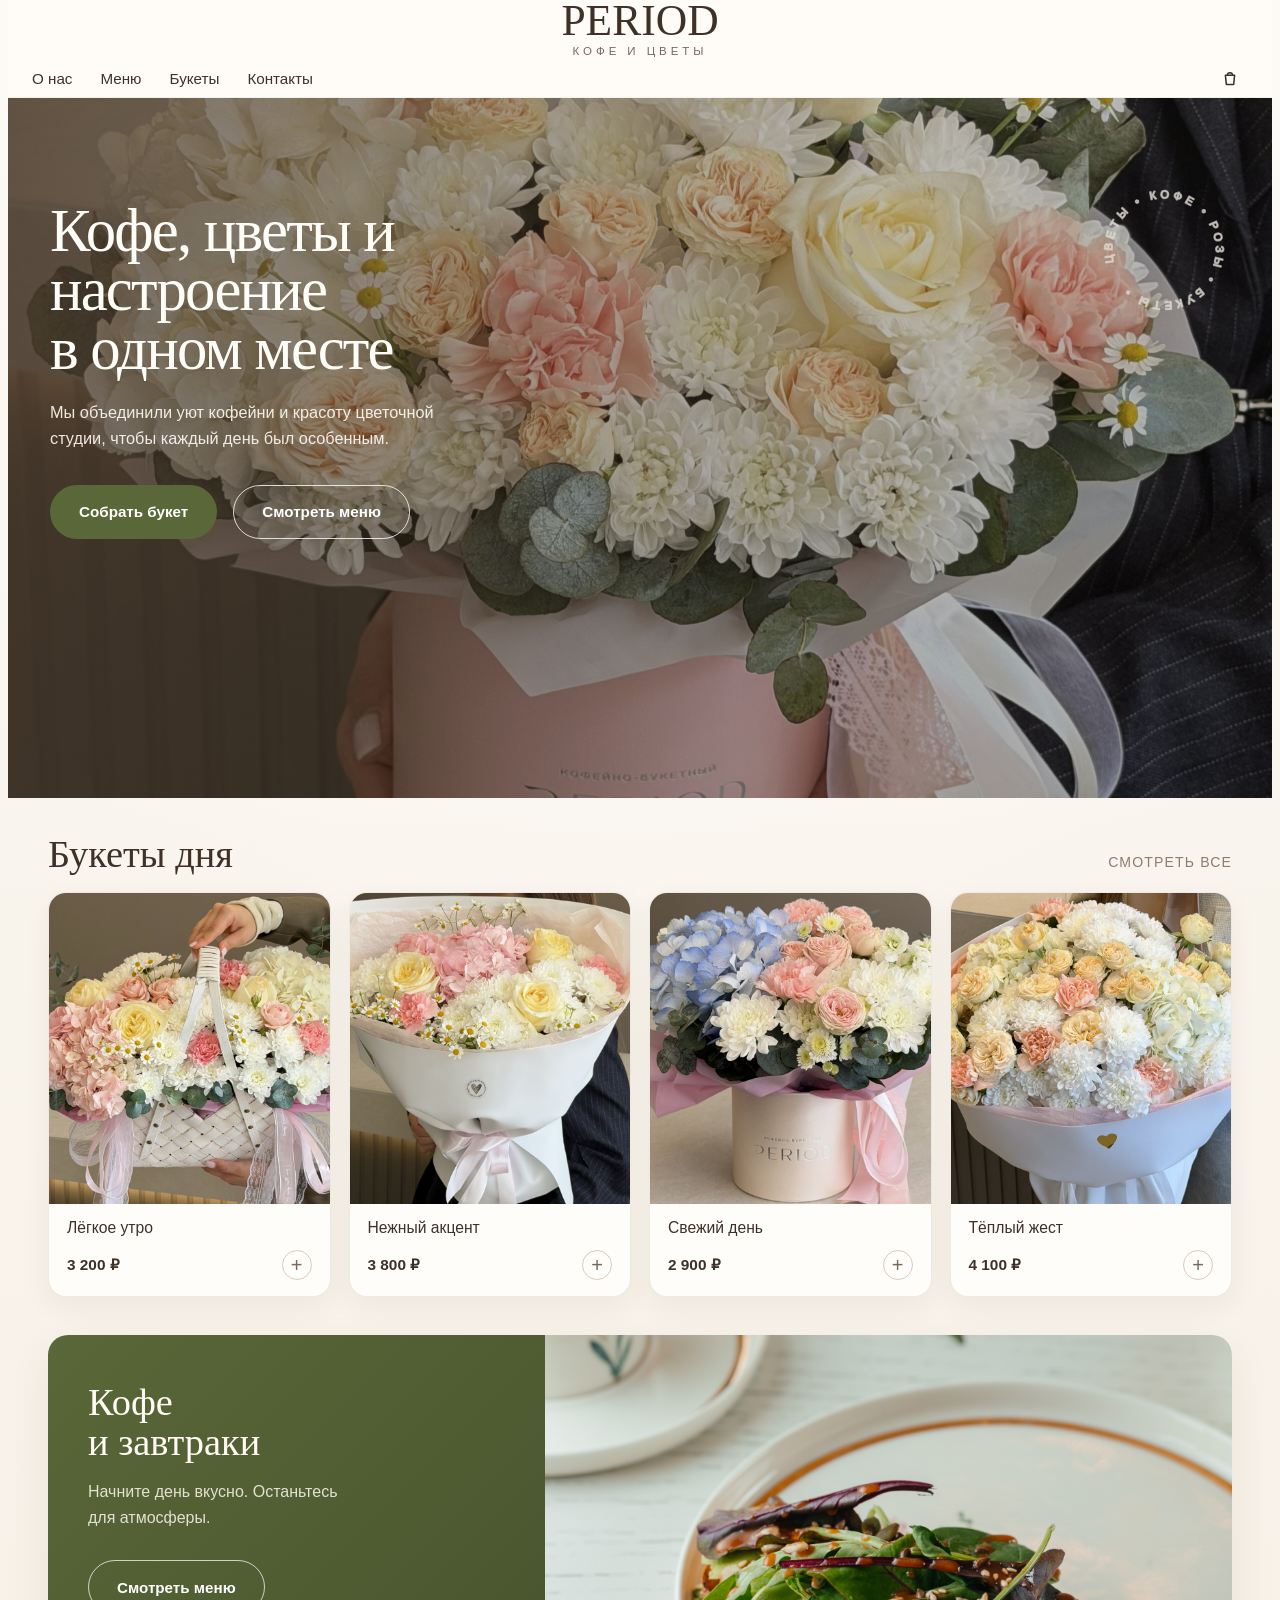
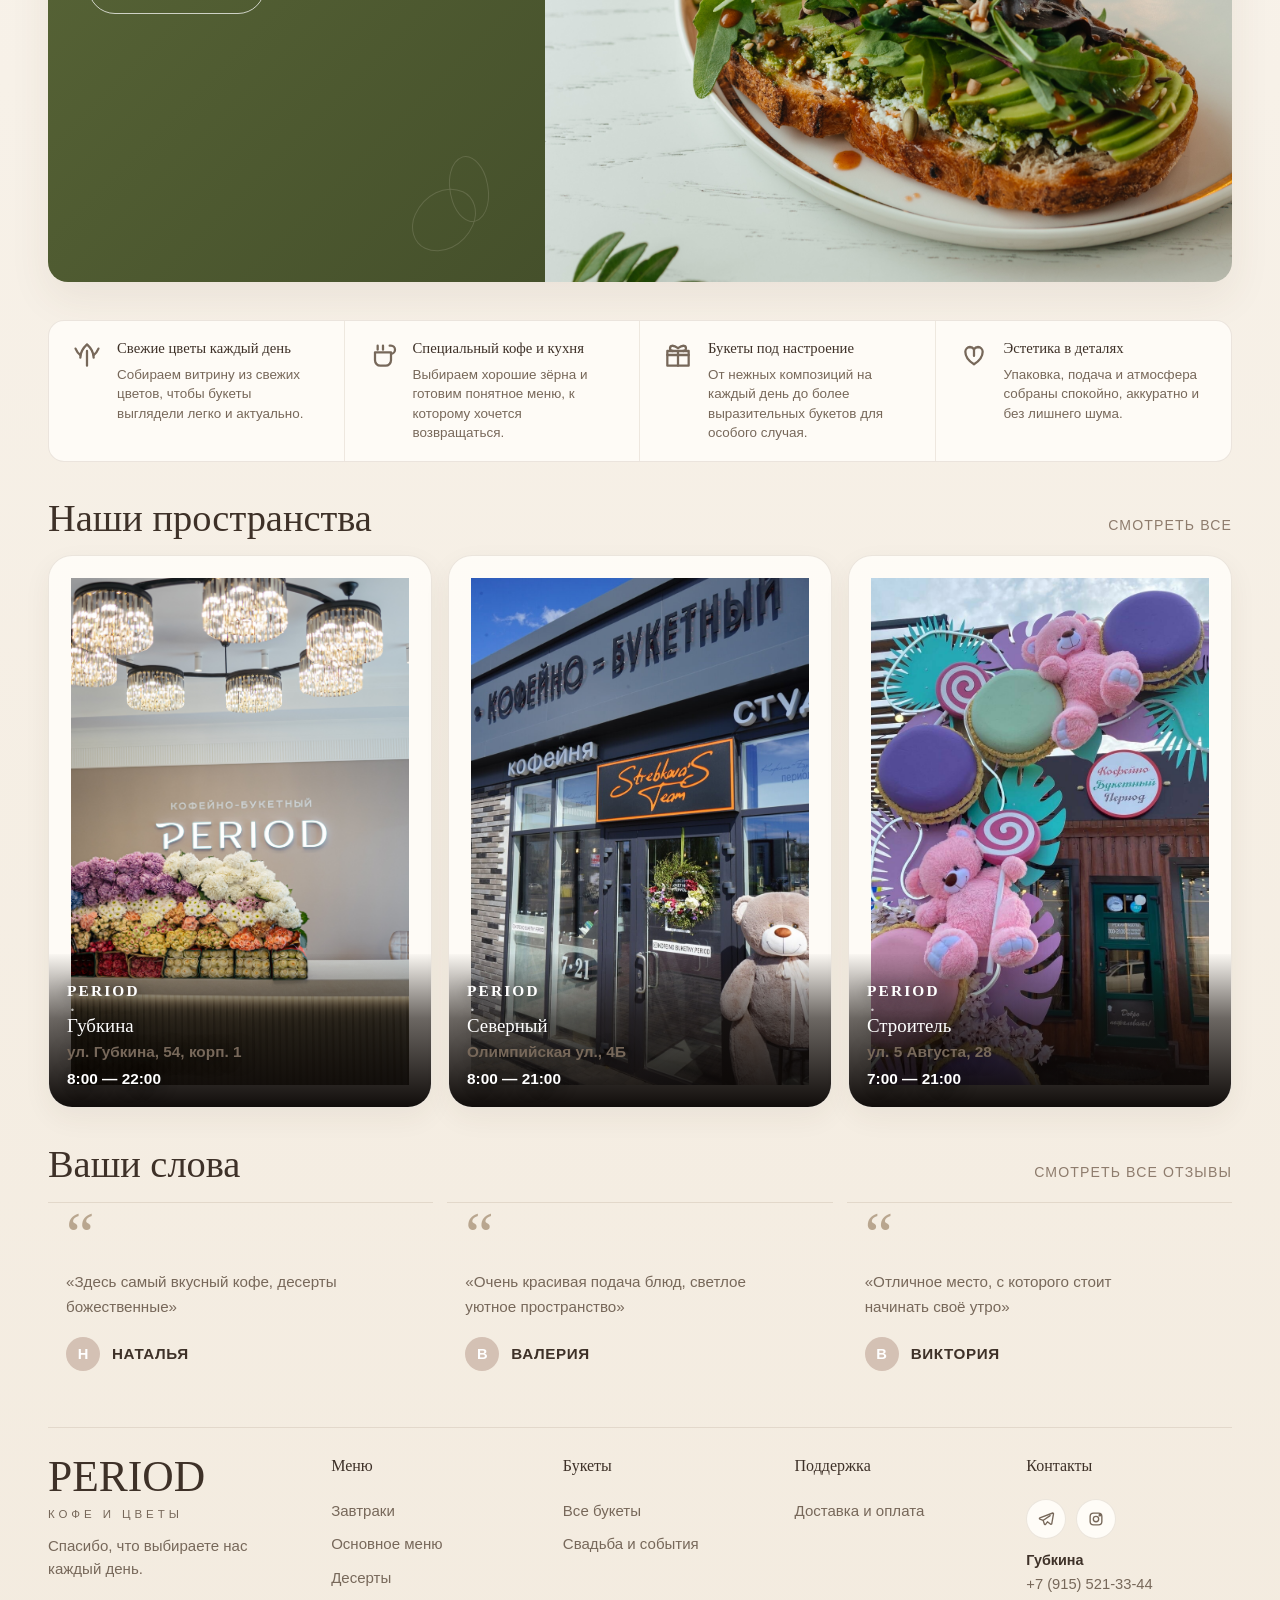
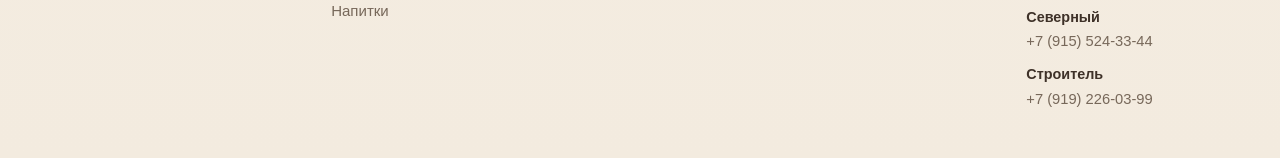
<file: index.html>
<!DOCTYPE html>
<html lang="ru">
<head>
  <meta charset="UTF-8">
  <meta name="viewport" content="width=device-width, initial-scale=1.0">
  <title>PERIOD — кофе и цветы</title>
  <meta name="description" content="Кофейно-букетный период — букеты, завтраки, десерты и красивые поводы в одном месте.">
  <link rel="icon" type="image/png" href="favicon-source.png">
  <link rel="preconnect" href="https://fonts.googleapis.com">
  <link rel="stylesheet" href="styles.css">
</head>
<body data-page="home">
  <div class="site-shell">
    <header class="site-header">
      <a class="brand" href="index.html" aria-label="PERIOD">
        <span class="brand__title wordmark wordmark--brand">PERIOD</span>
        <span class="brand__subtitle">кофе и цветы</span>
      </a>

      <button class="menu-toggle" type="button" aria-expanded="false" aria-controls="main-nav">
        <span></span>
        <span></span>
      </button>

      <nav class="site-nav" id="main-nav">
        <a href="#about">О нас</a>
        <a href="menu.html">Меню</a>
        <a href="catalog.html">Букеты</a>
        <a href="contacts.html">Контакты</a>
      </nav>

      <div class="header-actions">
        <a class="icon-link icon-link--cart" href="cart.html" aria-label="Корзина">
          <svg viewBox="0 0 24 24" aria-hidden="true">
            <path d="M7 8h10l-1 10H8L7 8Z"></path>
            <path d="M9.2 8a2.8 2.8 0 0 1 5.6 0"></path>
          </svg>
          <span class="icon-link__badge" data-cart-count hidden>0</span>
        </a>
      </div>
    </header>

    <main class="home-page">
      <section class="hero" id="about">
        <div class="hero__image">
          <img src="assets/bouquets/abrikosovyy-krem.jpg" alt="Букет PERIOD в нежных оттенках">
        </div>
        <div class="hero__shade"></div>
        <div class="hero__copy">
          <h1 class="hero__title">
            <span>Кофе, цветы и</span>
            <span class="hero__title-shift">настроение</span>
            <span>в одном месте</span>
          </h1>
          <p>Мы объединили уют кофейни и красоту цветочной студии, чтобы каждый день был особенным.</p>
          <div class="hero__actions">
            <a class="button button--solid" href="catalog.html">Собрать букет</a>
            <a class="button button--ghost" href="menu.html">Смотреть меню</a>
          </div>
        </div>
        <div class="hero__ring" aria-hidden="true">
          <svg viewBox="0 0 160 160" role="presentation">
            <defs>
              <path id="hero-ring-path" d="M 80,80 m -56,0 a 56,56 0 1,1 112,0 a 56,56 0 1,1 -112,0"></path>
            </defs>
            <text>
              <textPath href="#hero-ring-path">цветы • кофе • розы • букеты •</textPath>
            </text>
          </svg>
        </div>
      </section>

      <section class="section">
        <div class="section-head">
          <h2>Букеты дня</h2>
          <a class="section-link" href="catalog.html">Смотреть все</a>
        </div>

        <div class="home-products">
          <article class="product-card">
            <img src="assets/bouquets/kruzhevnaya-nezhnost.jpg" alt="Лёгкое утро">
            <div class="product-card__body">
              <h3>Лёгкое утро</h3>
              <div class="product-card__footer">
                <strong>3 200 ₽</strong>
                <a href="catalog.html" aria-label="Открыть букет Лёгкое утро">+</a>
              </div>
            </div>
          </article>

          <article class="product-card">
            <img src="assets/bouquets/rozovye-mechty.jpg" alt="Нежный акцент">
            <div class="product-card__body">
              <h3>Нежный акцент</h3>
              <div class="product-card__footer">
                <strong>3 800 ₽</strong>
                <a href="catalog.html" aria-label="Открыть букет Нежный акцент">+</a>
              </div>
            </div>
          </article>

          <article class="product-card">
            <img src="assets/bouquets/pastelnyy-shtrikh.jpg" alt="Свежий день">
            <div class="product-card__body">
              <h3>Свежий день</h3>
              <div class="product-card__footer">
                <strong>2 900 ₽</strong>
                <a href="catalog.html" aria-label="Открыть букет Свежий день">+</a>
              </div>
            </div>
          </article>

          <article class="product-card">
            <img src="assets/bouquets/slivochnyy-shepot.jpg" alt="Тёплый жест">
            <div class="product-card__body">
              <h3>Тёплый жест</h3>
              <div class="product-card__footer">
                <strong>4 100 ₽</strong>
                <a href="catalog.html" aria-label="Открыть букет Тёплый жест">+</a>
              </div>
            </div>
          </article>
        </div>
      </section>

      <section class="section" id="menu">
        <div class="menu-feature">
          <div class="menu-feature__copy">
            <h2>Кофе<br>и завтраки</h2>
            <p>Начните день вкусно. Останьтесь для атмосферы.</p>
            <a class="button button--outline-light" href="menu.html">Смотреть меню</a>
            <div class="menu-feature__botanic" aria-hidden="true"></div>
          </div>
          <figure class="menu-feature__image">
            <img src="assets/food/avocado-toast.jpg" alt="Кофе и завтраки PERIOD">
          </figure>
        </div>
      </section>

      <section class="section" id="gifts">
        <div class="benefits-row">
          <article class="benefit-card">
            <div class="benefit-card__icon">
              <svg viewBox="0 0 24 24" aria-hidden="true">
                <path d="M12 20V9"></path>
                <path d="M7 14c0-4 2.8-8 5-10 2.2 2 5 6 5 10"></path>
                <path d="M7 12c-1.6-1.2-2.8-2.8-3.6-4.8"></path>
                <path d="M17 12c1.6-1.2 2.8-2.8 3.6-4.8"></path>
              </svg>
            </div>
            <div>
              <h3>Свежие цветы каждый день</h3>
              <p>Собираем витрину из свежих цветов, чтобы букеты выглядели легко и актуально.</p>
            </div>
          </article>

          <article class="benefit-card">
            <div class="benefit-card__icon">
              <svg viewBox="0 0 24 24" aria-hidden="true">
                <path d="M6 10h12v6a4 4 0 0 1-4 4h-4a4 4 0 0 1-4-4v-6Z"></path>
                <path d="M18 11a3 3 0 1 0 0-6h-1"></path>
                <path d="M8 5v3"></path>
                <path d="M12 5v3"></path>
              </svg>
            </div>
            <div>
              <h3>Специальный кофе и кухня</h3>
              <p>Выбираем хорошие зёрна и готовим понятное меню, к которому хочется возвращаться.</p>
            </div>
          </article>

          <article class="benefit-card">
            <div class="benefit-card__icon">
              <svg viewBox="0 0 24 24" aria-hidden="true">
                <path d="M4 9h16v11H4z"></path>
                <path d="M12 9v11"></path>
                <path d="M4 12h16"></path>
                <path d="M8.2 9c-1.2 0-2.2-.9-2.2-2.1C6 5 8 4 12 6.8 16 4 18 5 18 6.9 18 8 17 9 15.8 9"></path>
              </svg>
            </div>
            <div>
              <h3>Букеты под настроение</h3>
              <p>От нежных композиций на каждый день до более выразительных букетов для особого случая.</p>
            </div>
          </article>

          <article class="benefit-card">
            <div class="benefit-card__icon">
              <svg viewBox="0 0 24 24" aria-hidden="true">
                <path d="M12 19c4-2.5 6.5-5.5 6.5-9.4A3.6 3.6 0 0 0 15 6c-1.3 0-2.2.5-3 1.6C11.2 6.5 10.3 6 9 6a3.6 3.6 0 0 0-3.5 3.6C5.5 13.5 8 16.5 12 19Z"></path>
                <path d="M12 7.6v5.1"></path>
              </svg>
            </div>
            <div>
              <h3>Эстетика в деталях</h3>
              <p>Упаковка, подача и атмосфера собраны спокойно, аккуратно и без лишнего шума.</p>
            </div>
          </article>
        </div>
      </section>

      <section class="section">
        <div class="section-head">
          <h2>Наши пространства</h2>
          <a class="section-link" href="contacts.html">Смотреть все</a>
        </div>

        <div class="spaces-grid">
          <article class="space-card space-card--image">
            <img src="assets/spaces/space-counter.jpg" alt="Цветочная выкладка PERIOD на Губкина">
            <div class="space-card__overlay">
              <h3><span class="wordmark wordmark--inline">PERIOD</span><span class="wordmark-separator">·</span>Губкина</h3>
              <p>ул. Губкина, 54, корп. 1</p>
              <span>8:00 — 22:00</span>
            </div>
          </article>

          <article class="space-card space-card--image">
            <img src="assets/spaces/space-severny.jpg" alt="Фасад PERIOD в Северном">
            <div class="space-card__overlay">
              <h3><span class="wordmark wordmark--inline">PERIOD</span><span class="wordmark-separator">·</span>Северный</h3>
              <p>Олимпийская ул., 4Б</p>
              <span>8:00 — 21:00</span>
            </div>
          </article>

          <article class="space-card space-card--image">
            <img src="assets/spaces/space-stroitel.jpg" alt="Фасад PERIOD в Строителе">
            <div class="space-card__overlay">
              <h3><span class="wordmark wordmark--inline">PERIOD</span><span class="wordmark-separator">·</span>Строитель</h3>
              <p>ул. 5 Августа, 28</p>
              <span>7:00 — 21:00</span>
            </div>
          </article>
        </div>
      </section>

      <section class="section">
        <div class="section-head">
          <h2>Ваши слова</h2>
          <a class="section-link" href="https://yandex.ru/maps/-/CTWXUH~l" target="_blank" rel="noreferrer">Смотреть все отзывы</a>
        </div>

        <div class="reviews-row">
          <article class="review-card">
            <p>«Здесь самый вкусный кофе, десерты божественные»</p>
            <div class="review-card__person">
              <span>Н</span>
              <strong>Наталья</strong>
            </div>
          </article>

          <article class="review-card">
            <p>«Очень красивая подача блюд, светлое уютное пространство»</p>
            <div class="review-card__person">
              <span>В</span>
              <strong>Валерия</strong>
            </div>
          </article>

          <article class="review-card">
            <p>«Отличное место, с которого стоит начинать своё утро»</p>
            <div class="review-card__person">
              <span>В</span>
              <strong>Виктория</strong>
            </div>
          </article>
        </div>
      </section>
    </main>

    <footer class="site-footer">
      <div class="site-footer__brand">
        <span class="brand__title wordmark wordmark--brand">PERIOD</span>
        <span class="brand__subtitle">кофе и цветы</span>
        <p>Спасибо, что выбираете нас каждый день.</p>
      </div>

      <div>
        <h3>Меню</h3>
        <a href="menu.html">Завтраки</a>
        <a href="menu.html">Основное меню</a>
        <a href="menu.html">Десерты</a>
        <a href="menu.html">Напитки</a>
      </div>

      <div>
        <h3>Букеты</h3>
        <a href="catalog.html">Все букеты</a>
        <a href="catalog.html">Свадьба и события</a>
      </div>

      <div>
        <h3>Поддержка</h3>
        <a href="contacts.html">Доставка и оплата</a>
      </div>

      <div class="footer-contacts">
        <h3>Контакты</h3>
        <div class="footer-socials">
          <a class="footer-social" href="https://t.me/kofeino_buketny_period" target="_blank" rel="noreferrer" aria-label="Telegram">
            <svg viewBox="0 0 24 24" aria-hidden="true">
              <path d="M21 4 3.8 10.6c-.8.3-.8 1.4 0 1.7l4.4 1.5 1.7 5.1c.2.7 1.1.8 1.5.2l2.5-3.4 4.3 3.2c.6.4 1.4.1 1.5-.7L22 5.1A1 1 0 0 0 21 4Z"></path>
              <path d="m8.5 13.7 9-6.2"></path>
            </svg>
          </a>
          <a class="footer-social" href="https://www.instagram.com/kofeino.buketny.period" target="_blank" rel="noreferrer" aria-label="Instagram">
            <svg viewBox="0 0 24 24" aria-hidden="true">
              <rect x="4.2" y="4.2" width="15.6" height="15.6" rx="4.5"></rect>
              <circle cx="12" cy="12" r="3.6"></circle>
              <circle cx="17.2" cy="6.9" r="1"></circle>
            </svg>
          </a>
        </div>
        <div class="footer-contact-list">
          <a href="tel:+79155213344"><strong>Губкина</strong><span>+7 (915) 521-33-44</span></a>
          <a href="tel:+79155243344"><strong>Северный</strong><span>+7 (915) 524-33-44</span></a>
          <a href="tel:+79192260399"><strong>Строитель</strong><span>+7 (919) 226-03-99</span></a>
        </div>
      </div>
    </footer>
  </div>

  <script src="script.js?v=20260820-1"></script>
</body>
</html>
</file>
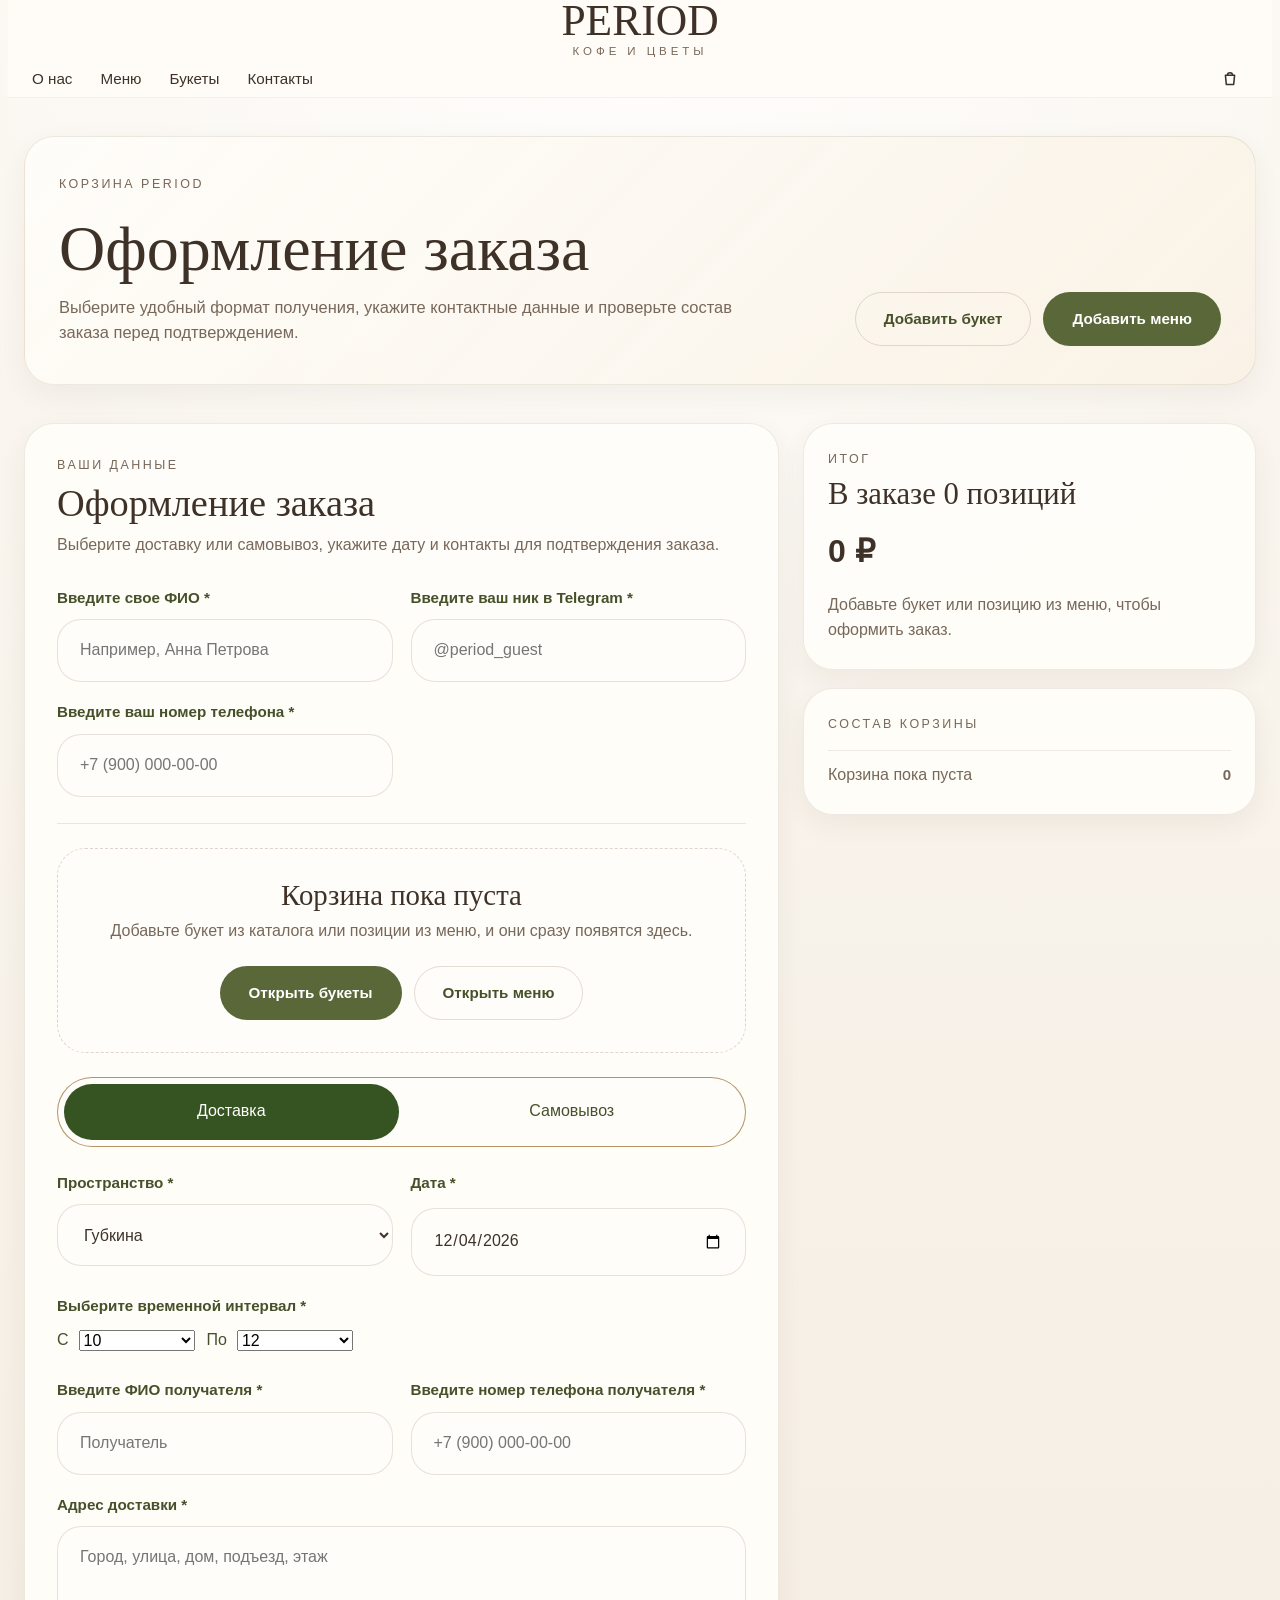
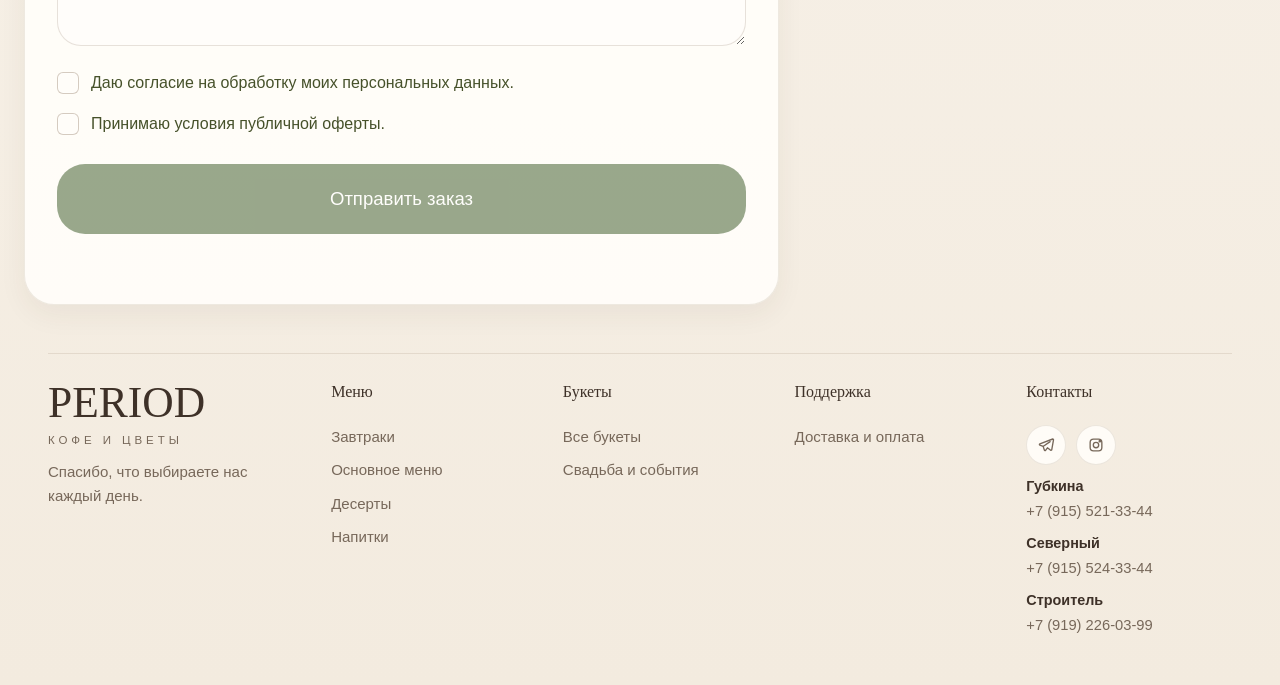
<file: cart.html>
<!DOCTYPE html>
<html lang="ru">
<head>
  <meta charset="UTF-8">
  <meta name="viewport" content="width=device-width, initial-scale=1.0">
  <title>Корзина и оформление — PERIOD</title>
  <meta name="description" content="Корзина PERIOD: оформление букета, десертов и напитков с выбором доставки или самовывоза.">
  <link rel="icon" type="image/png" href="favicon-source.png">
  <link rel="preconnect" href="https://fonts.googleapis.com">
  <link rel="preconnect" href="https://fonts.gstatic.com" crossorigin>
  <link rel="stylesheet" href="styles.css">
</head>
<body>
  <div class="site-shell">
    <header class="site-header">
      <a class="brand" href="index.html" aria-label="PERIOD">
        <span class="brand__title wordmark wordmark--brand">PERIOD</span>
        <span class="brand__subtitle">кофе и цветы</span>
      </a>

      <nav class="site-nav" id="main-nav">
        <a href="index.html#about">О нас</a>
        <a href="menu.html">Меню</a>
        <a href="catalog.html">Букеты</a>
        <a href="contacts.html">Контакты</a>
      </nav>

      <button class="menu-toggle" type="button" aria-expanded="false" aria-controls="main-nav">
        <span></span>
        <span></span>
      </button>

      <div class="header-actions">
        <a class="icon-link icon-link--cart" href="cart.html" aria-label="Корзина">
          <svg viewBox="0 0 24 24" aria-hidden="true">
            <path d="M7 8h10l-1 10H8L7 8Z"></path>
            <path d="M9.2 8a2.8 2.8 0 0 1 5.6 0"></path>
          </svg>
          <span class="icon-link__badge" data-cart-count hidden>0</span>
        </a>
      </div>
    </header>

    <main class="cart-page" data-cart-page>
      <section class="section cart-hero">
        <div class="cart-hero__copy">
          <p class="eyebrow">Корзина PERIOD</p>
          <h1>Оформление заказа</h1>
          <p>
            Выберите удобный формат получения, укажите контактные данные и проверьте
            состав заказа перед подтверждением.
          </p>
        </div>
        <div class="cart-hero__actions">
          <a class="button button--ghost" href="catalog.html">Добавить букет</a>
          <a class="button button--solid" href="menu.html">Добавить меню</a>
        </div>
      </section>

      <section class="section cart-layout">
        <form class="checkout-card" id="checkout-form" novalidate>
          <div class="checkout-card__head">
            <div>
              <p class="eyebrow">Ваши данные</p>
              <h2>Оформление заказа</h2>
            </div>
            <p>Выберите доставку или самовывоз, укажите дату и контакты для подтверждения заказа.</p>
          </div>

          <div class="checkout-fields checkout-fields--customer">
            <label class="checkout-field">
              <span>Введите свое ФИО *</span>
              <input id="checkout-customer-name" name="customerName" type="text" required placeholder="Например, Анна Петрова">
            </label>

            <label class="checkout-field">
              <span>Введите ваш ник в Telegram *</span>
              <input id="checkout-customer-telegram" name="customerTelegram" type="text" required placeholder="@period_guest">
            </label>

            <label class="checkout-field">
              <span>Введите ваш номер телефона *</span>
              <input id="checkout-customer-phone" name="customerPhone" type="tel" required placeholder="+7 (900) 000-00-00">
            </label>
          </div>

          <div class="checkout-divider"></div>

          <div id="checkout-cart-items" class="checkout-items"></div>

          <div id="checkout-postcard-panel" class="checkout-postcard" hidden>
            <button
              type="button"
              class="checkout-postcard__toggle"
              id="checkout-postcard-toggle"
              aria-expanded="false"
            >
              <span>Добавить открытку к букету</span>
            </button>

            <div id="checkout-postcard-fields" class="checkout-postcard__fields" hidden>
              <label class="checkout-field checkout-field--full">
                <span>Текст для открытки</span>
                <textarea
                  id="checkout-postcard-message"
                  name="postcardMessage"
                  rows="4"
                  placeholder="Напишите текст, который нужно вложить в открытку"
                ></textarea>
              </label>
            </div>
          </div>

          <div class="checkout-mode">
            <button type="button" class="checkout-mode__button is-active" data-order-mode="delivery" aria-pressed="true">Доставка</button>
            <button type="button" class="checkout-mode__button" data-order-mode="pickup" aria-pressed="false">Самовывоз</button>
          </div>

          <div class="checkout-fields checkout-fields--schedule">
            <label class="checkout-field checkout-field--select">
              <span>Пространство *</span>
              <select id="checkout-location" name="location" required>
                <option value="belgorod">Губкина</option>
                <option value="severny">Северный</option>
                <option value="stroitel">Строитель</option>
              </select>
              <small class="checkout-field__hint" id="checkout-location-hint"></small>
            </label>

            <label class="checkout-field">
              <span>Дата *</span>
              <input id="checkout-date" name="date" type="date" required>
            </label>

            <div class="checkout-time">
              <span>Выберите временной интервал *</span>
              <div class="checkout-time__controls">
                <label>
                  <span>С</span>
                  <select id="checkout-time-from" name="timeFrom"></select>
                </label>
                <label>
                  <span>По</span>
                  <select id="checkout-time-to" name="timeTo"></select>
                </label>
              </div>
            </div>
          </div>

          <div id="checkout-pickup-section" class="checkout-conditional" hidden>
            <label class="checkout-check checkout-check--inline">
              <input id="checkout-pickup-self" name="pickupSelf" type="checkbox">
              <span>Я лично заберу заказ</span>
            </label>

            <div id="checkout-pickup-recipient-fields" class="checkout-fields">
              <label class="checkout-field">
                <span>ФИО того, кто заберёт заказ *</span>
                <input id="checkout-pickup-recipient-name" name="pickupRecipientName" type="text" placeholder="Кто заберёт заказ">
              </label>

              <label class="checkout-field">
                <span>Номер телефона того, кто заберёт заказ *</span>
                <input id="checkout-pickup-recipient-phone" name="pickupRecipientPhone" type="tel" placeholder="+7 (900) 000-00-00">
              </label>
            </div>
          </div>

          <div id="checkout-delivery-section" class="checkout-conditional">
            <div class="checkout-fields">
              <label class="checkout-field">
                <span>Введите ФИО получателя *</span>
                <input id="checkout-delivery-recipient-name" name="deliveryRecipientName" type="text" required placeholder="Получатель">
              </label>

              <label class="checkout-field">
                <span>Введите номер телефона получателя *</span>
                <input id="checkout-delivery-recipient-phone" name="deliveryRecipientPhone" type="tel" required placeholder="+7 (900) 000-00-00">
              </label>

              <label class="checkout-field checkout-field--full">
                <span>Адрес доставки *</span>
                <textarea id="checkout-delivery-address" name="deliveryAddress" rows="3" required placeholder="Город, улица, дом, подъезд, этаж"></textarea>
              </label>
            </div>
          </div>

          <div class="checkout-consents">
            <label class="checkout-check">
              <input id="checkout-consent-privacy" name="consentPrivacy" type="checkbox" required>
              <span>Даю согласие на обработку моих персональных данных.</span>
            </label>

            <label class="checkout-check">
              <input id="checkout-consent-offer" name="consentOffer" type="checkbox" required>
              <span>Принимаю условия публичной оферты.</span>
            </label>
          </div>

          <button class="checkout-submit" id="checkout-submit" type="submit">Отправить заказ</button>
          <p class="checkout-feedback" id="checkout-feedback" aria-live="polite"></p>
        </form>

        <aside class="checkout-summary">
          <div class="checkout-summary__card">
            <p class="eyebrow">Итог</p>
            <h2>В заказе <span id="checkout-summary-count">0</span> позиций</h2>
            <strong id="checkout-summary-total">0 ₽</strong>
            <p id="checkout-summary-note">Добавьте букет или позицию из меню, чтобы оформить заказ.</p>
          </div>

          <div class="checkout-summary__card">
            <p class="eyebrow">Состав корзины</p>
            <ul id="checkout-summary-list" class="checkout-summary__list">
              <li class="is-empty"><span>Корзина пока пуста</span><strong>0</strong></li>
            </ul>
          </div>
        </aside>
      </section>
    </main>

    <footer class="site-footer">
      <div class="site-footer__brand">
        <span class="brand__title wordmark wordmark--brand">PERIOD</span>
        <span class="brand__subtitle">кофе и цветы</span>
        <p>Спасибо, что выбираете нас каждый день.</p>
      </div>

      <div>
        <h3>Меню</h3>
        <a href="menu.html">Завтраки</a>
        <a href="menu.html">Основное меню</a>
        <a href="menu.html">Десерты</a>
        <a href="menu.html">Напитки</a>
      </div>

      <div>
        <h3>Букеты</h3>
        <a href="catalog.html">Все букеты</a>
        <a href="catalog.html">Свадьба и события</a>
      </div>

      <div>
        <h3>Поддержка</h3>
        <a href="contacts.html">Доставка и оплата</a>
      </div>

      <div class="footer-contacts">
        <h3>Контакты</h3>
        <div class="footer-socials">
          <a class="footer-social" href="https://t.me/kofeino_buketny_period" target="_blank" rel="noreferrer" aria-label="Telegram">
            <svg viewBox="0 0 24 24" aria-hidden="true">
              <path d="M21 4 3.8 10.6c-.8.3-.8 1.4 0 1.7l4.4 1.5 1.7 5.1c.2.7 1.1.8 1.5.2l2.5-3.4 4.3 3.2c.6.4 1.4.1 1.5-.7L22 5.1A1 1 0 0 0 21 4Z"></path>
              <path d="m8.5 13.7 9-6.2"></path>
            </svg>
          </a>
          <a class="footer-social" href="https://www.instagram.com/kofeino.buketny.period" target="_blank" rel="noreferrer" aria-label="Instagram">
            <svg viewBox="0 0 24 24" aria-hidden="true">
              <rect x="4.2" y="4.2" width="15.6" height="15.6" rx="4.5"></rect>
              <circle cx="12" cy="12" r="3.6"></circle>
              <circle cx="17.2" cy="6.9" r="1"></circle>
            </svg>
          </a>
        </div>
        <div class="footer-contact-list">
          <a href="tel:+79155213344"><strong>Губкина</strong><span>+7 (915) 521-33-44</span></a>
          <a href="tel:+79155243344"><strong>Северный</strong><span>+7 (915) 524-33-44</span></a>
          <a href="tel:+79192260399"><strong>Строитель</strong><span>+7 (919) 226-03-99</span></a>
        </div>
      </div>
    </footer>
  </div>

  <script src="order-gateway-config.js?v=20260820-2"></script>
  <script src="script.js?v=20260820-3"></script>
</body>
</html>
</file>
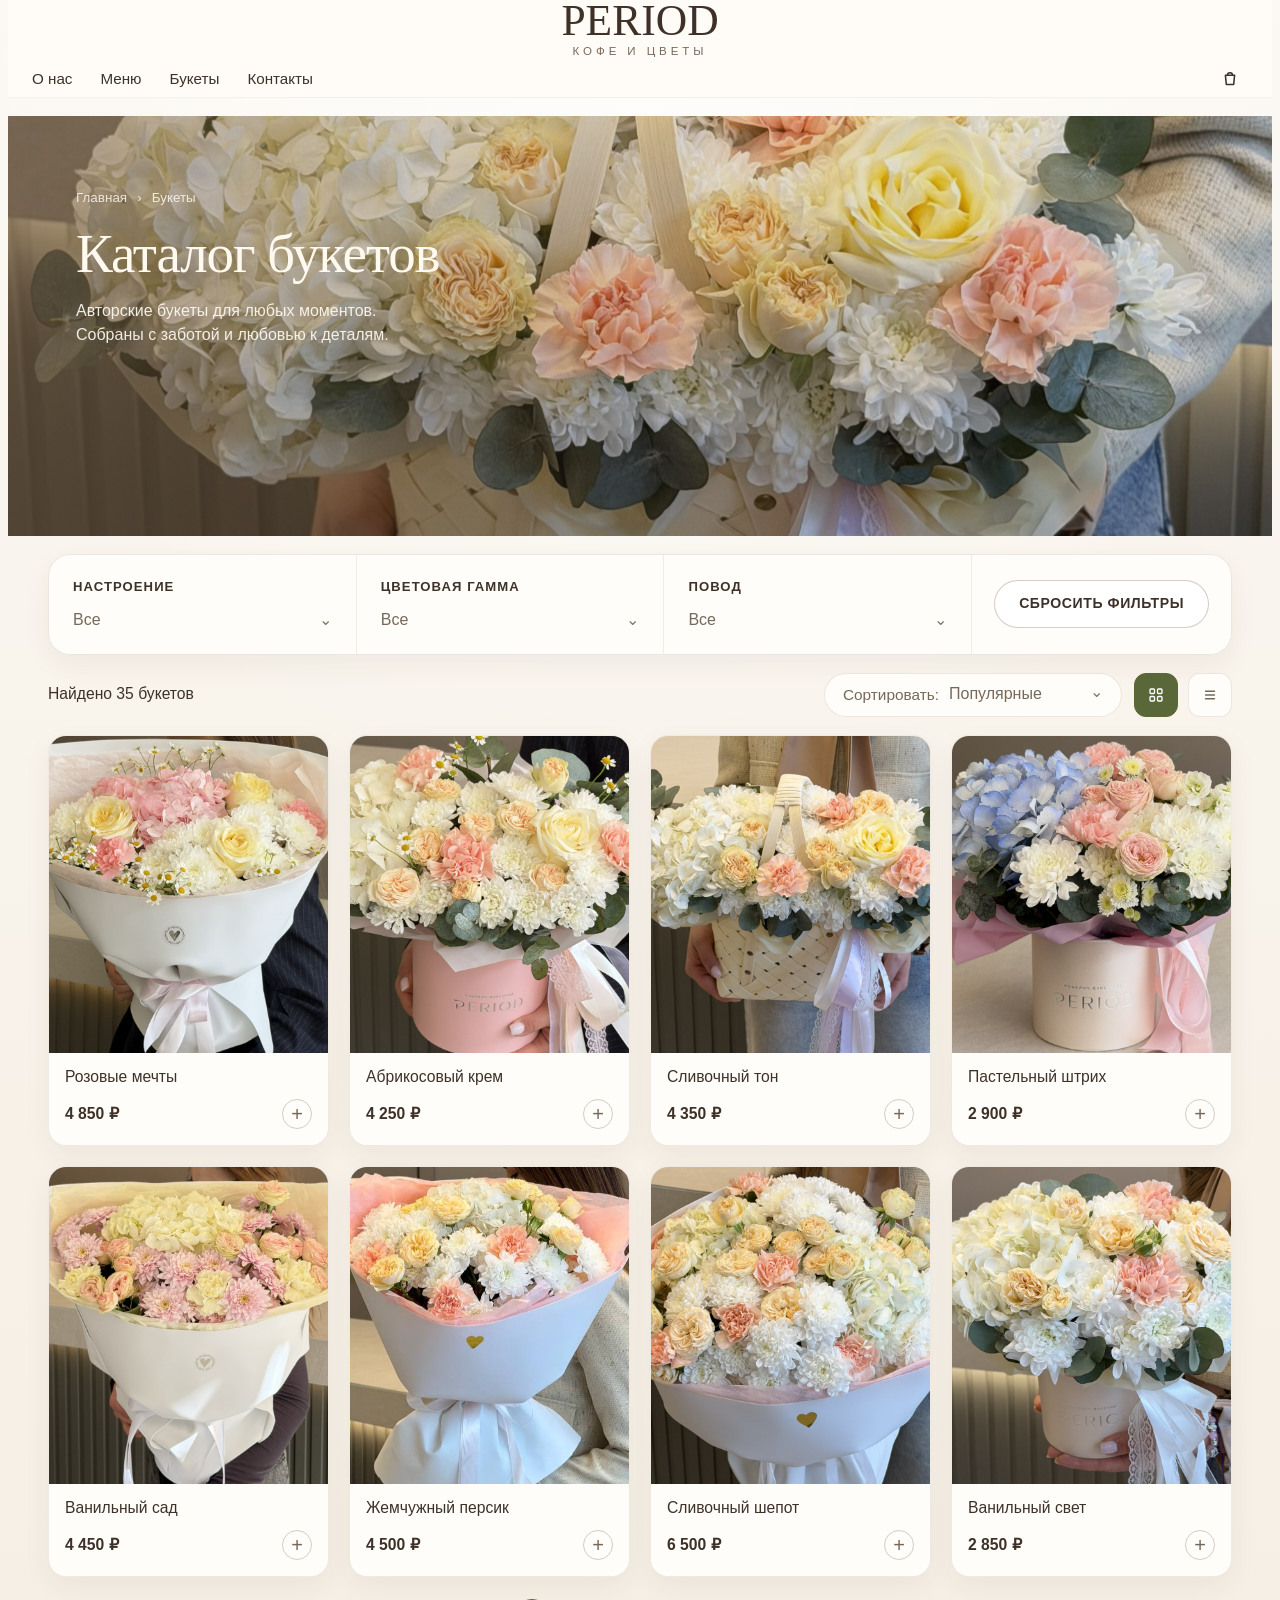
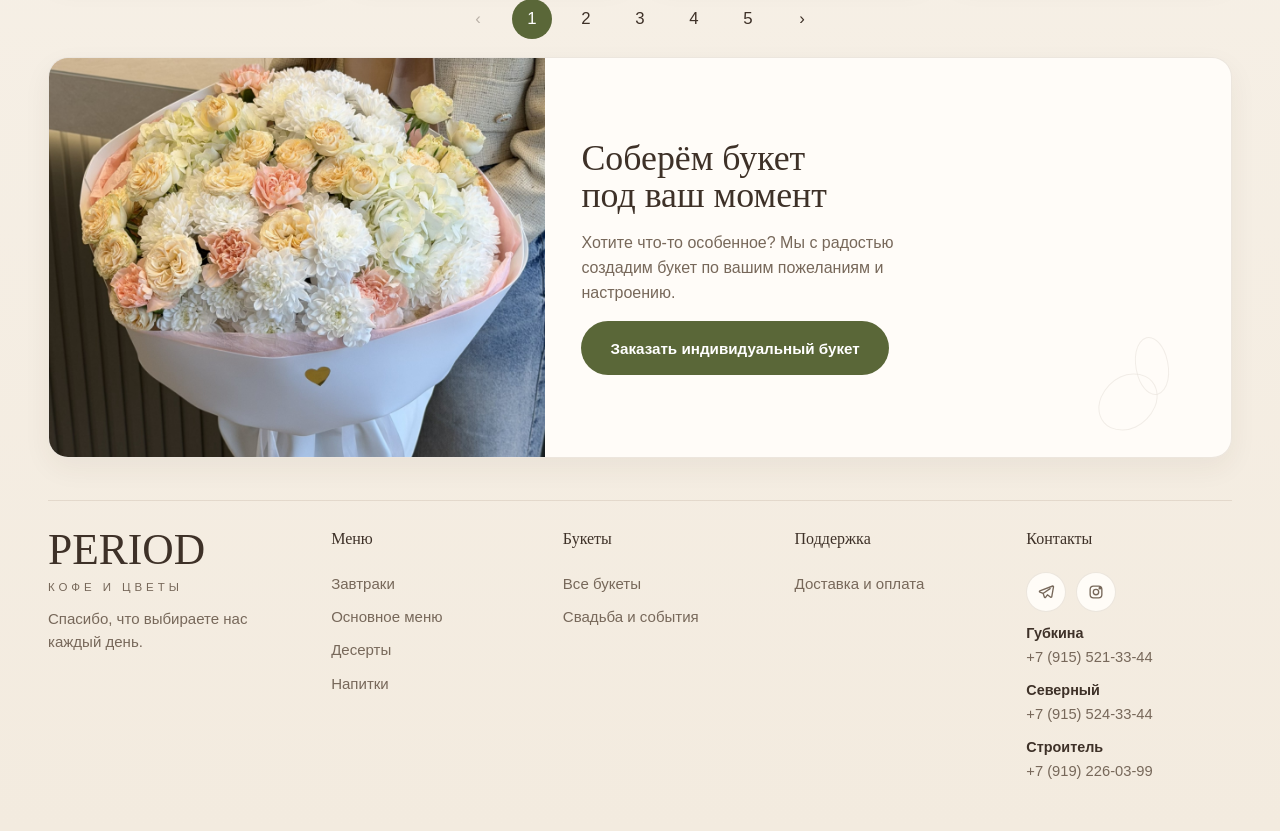
<file: catalog.html>
<!DOCTYPE html>
<html lang="ru">
<head>
  <meta charset="UTF-8">
  <meta name="viewport" content="width=device-width, initial-scale=1.0">
  <title>Каталог букетов — PERIOD</title>
  <meta name="description" content="Каталог реальных букетов PERIOD с нежной пастельной палитрой и удобным выбором по настроению.">
  <link rel="icon" type="image/png" href="favicon-source.png">
  <link rel="stylesheet" href="styles.css">
</head>
<body data-page="catalog">
  <div class="site-shell">
    <header class="site-header">
      <a class="brand" href="index.html" aria-label="PERIOD">
        <span class="brand__title wordmark wordmark--brand">PERIOD</span>
        <span class="brand__subtitle">кофе и цветы</span>
      </a>

      <button class="menu-toggle" type="button" aria-expanded="false" aria-controls="main-nav">
        <span></span>
        <span></span>
      </button>

      <nav class="site-nav" id="main-nav">
        <a href="index.html#about">О нас</a>
        <a href="menu.html">Меню</a>
        <a href="catalog.html">Букеты</a>
        <a href="contacts.html">Контакты</a>
      </nav>

      <div class="header-actions">
        <a class="icon-link icon-link--cart" href="cart.html" aria-label="Корзина">
          <svg viewBox="0 0 24 24" aria-hidden="true">
            <path d="M7 8h10l-1 10H8L7 8Z"></path>
            <path d="M9.2 8a2.8 2.8 0 0 1 5.6 0"></path>
          </svg>
          <span class="icon-link__badge" data-cart-count hidden>0</span>
        </a>
      </div>
    </header>

    <main class="catalog-page">
      <section class="catalog-hero section">
        <img class="catalog-hero__image" src="assets/bouquets/catalog/slivochnyy-ton.jpg" alt="Каталог букетов PERIOD">
        <div class="catalog-hero__shade" aria-hidden="true"></div>
        <div class="catalog-hero__content">
          <div class="catalog-hero__crumbs">
            <a href="index.html">Главная</a>
            <span>›</span>
            <span>Букеты</span>
          </div>
          <h1>Каталог букетов</h1>
          <p>Авторские букеты для любых моментов. Собраны с заботой и любовью к деталям.</p>
        </div>
      </section>

      <section class="catalog-toolbar section">
        <div class="catalog-filter-bar">
          <label class="catalog-filter">
            <span class="catalog-filter__label">Настроение</span>
            <select class="catalog-filter__select" id="catalog-filter-mood">
              <option value="all">Все</option>
              <option value="airy">Воздушные</option>
              <option value="tender">Нежные</option>
              <option value="bright">Яркие</option>
              <option value="classic">Классические</option>
            </select>
          </label>
          <label class="catalog-filter">
            <span class="catalog-filter__label">Цветовая гамма</span>
            <select class="catalog-filter__select" id="catalog-filter-palette">
              <option value="all">Все</option>
              <option value="white">Светлая</option>
              <option value="pink">Розовая</option>
              <option value="pastel">Пастельная</option>
              <option value="accent">Акцентная</option>
            </select>
          </label>
          <label class="catalog-filter">
            <span class="catalog-filter__label">Повод</span>
            <select class="catalog-filter__select" id="catalog-filter-occasion">
              <option value="all">Все</option>
              <option value="everyday">На каждый день</option>
              <option value="gift">В подарок</option>
              <option value="romantic">Романтика</option>
              <option value="event">Событие</option>
            </select>
          </label>
          <button class="catalog-reset" id="catalog-reset" type="button">Сбросить фильтры</button>
        </div>

        <div class="catalog-meta">
          <p id="catalog-count">Найдено 0 букетов</p>
          <div class="catalog-controls">
            <label class="catalog-sort">
              <span>Сортировать:</span>
              <select id="catalog-sort-select">
                <option value="popular">Популярные</option>
                <option value="price-asc">Сначала дешевле</option>
                <option value="price-desc">Сначала дороже</option>
                <option value="name-asc">По названию</option>
              </select>
            </label>
            <div class="catalog-view">
              <button class="is-active" type="button" data-catalog-view="grid" aria-label="Сетка">
                <svg viewBox="0 0 24 24" aria-hidden="true">
                  <rect x="4" y="4" width="6" height="6" rx="1.2"></rect>
                  <rect x="14" y="4" width="6" height="6" rx="1.2"></rect>
                  <rect x="4" y="14" width="6" height="6" rx="1.2"></rect>
                  <rect x="14" y="14" width="6" height="6" rx="1.2"></rect>
                </svg>
              </button>
              <button type="button" data-catalog-view="list" aria-label="Список">
                <svg viewBox="0 0 24 24" aria-hidden="true">
                  <path d="M6 7h12"></path>
                  <path d="M6 12h12"></path>
                  <path d="M6 17h12"></path>
                </svg>
              </button>
            </div>
          </div>
        </div>
      </section>

      <section class="section">
        <div class="catalog-grid catalog-grid--reference" id="catalog-grid"></div>
        <nav class="catalog-pagination" id="catalog-pagination" aria-label="Пагинация каталога"></nav>
      </section>

      <section class="section catalog-cta">
        <div class="catalog-cta__image">
          <img src="assets/bouquets/slivochnyy-shepot.jpg" alt="Соберём букет под ваш момент">
        </div>
        <div class="catalog-cta__copy">
          <h2>Соберём букет<br>под ваш момент</h2>
          <p>Хотите что-то особенное? Мы с радостью создадим букет по вашим пожеланиям и настроению.</p>
          <a class="button button--solid" href="contacts.html">Заказать индивидуальный букет</a>
          <div class="catalog-cta__botanic" aria-hidden="true"></div>
        </div>
      </section>
    </main>

    <footer class="site-footer">
      <div class="site-footer__brand">
        <span class="brand__title wordmark wordmark--brand">PERIOD</span>
        <span class="brand__subtitle">кофе и цветы</span>
        <p>Спасибо, что выбираете нас каждый день.</p>
      </div>

      <div>
        <h3>Меню</h3>
        <a href="menu.html">Завтраки</a>
        <a href="menu.html">Основное меню</a>
        <a href="menu.html">Десерты</a>
        <a href="menu.html">Напитки</a>
      </div>

      <div>
        <h3>Букеты</h3>
        <a href="catalog.html">Все букеты</a>
        <a href="catalog.html">Свадьба и события</a>
      </div>

      <div>
        <h3>Поддержка</h3>
        <a href="contacts.html">Доставка и оплата</a>
      </div>

      <div class="footer-contacts">
        <h3>Контакты</h3>
        <div class="footer-socials">
          <a class="footer-social" href="https://t.me/kofeino_buketny_period" target="_blank" rel="noreferrer" aria-label="Telegram">
            <svg viewBox="0 0 24 24" aria-hidden="true">
              <path d="M21 4 3.8 10.6c-.8.3-.8 1.4 0 1.7l4.4 1.5 1.7 5.1c.2.7 1.1.8 1.5.2l2.5-3.4 4.3 3.2c.6.4 1.4.1 1.5-.7L22 5.1A1 1 0 0 0 21 4Z"></path>
              <path d="m8.5 13.7 9-6.2"></path>
            </svg>
          </a>
          <a class="footer-social" href="https://www.instagram.com/kofeino.buketny.period" target="_blank" rel="noreferrer" aria-label="Instagram">
            <svg viewBox="0 0 24 24" aria-hidden="true">
              <rect x="4.2" y="4.2" width="15.6" height="15.6" rx="4.5"></rect>
              <circle cx="12" cy="12" r="3.6"></circle>
              <circle cx="17.2" cy="6.9" r="1"></circle>
            </svg>
          </a>
        </div>
        <div class="footer-contact-list">
          <a href="tel:+79155213344"><strong>Губкина</strong><span>+7 (915) 521-33-44</span></a>
          <a href="tel:+79155243344"><strong>Северный</strong><span>+7 (915) 524-33-44</span></a>
          <a href="tel:+79192260399"><strong>Строитель</strong><span>+7 (919) 226-03-99</span></a>
        </div>
      </div>
    </footer>
  </div>

  <script src="script.js?v=20260820-1"></script>
</body>
</html>
</file>
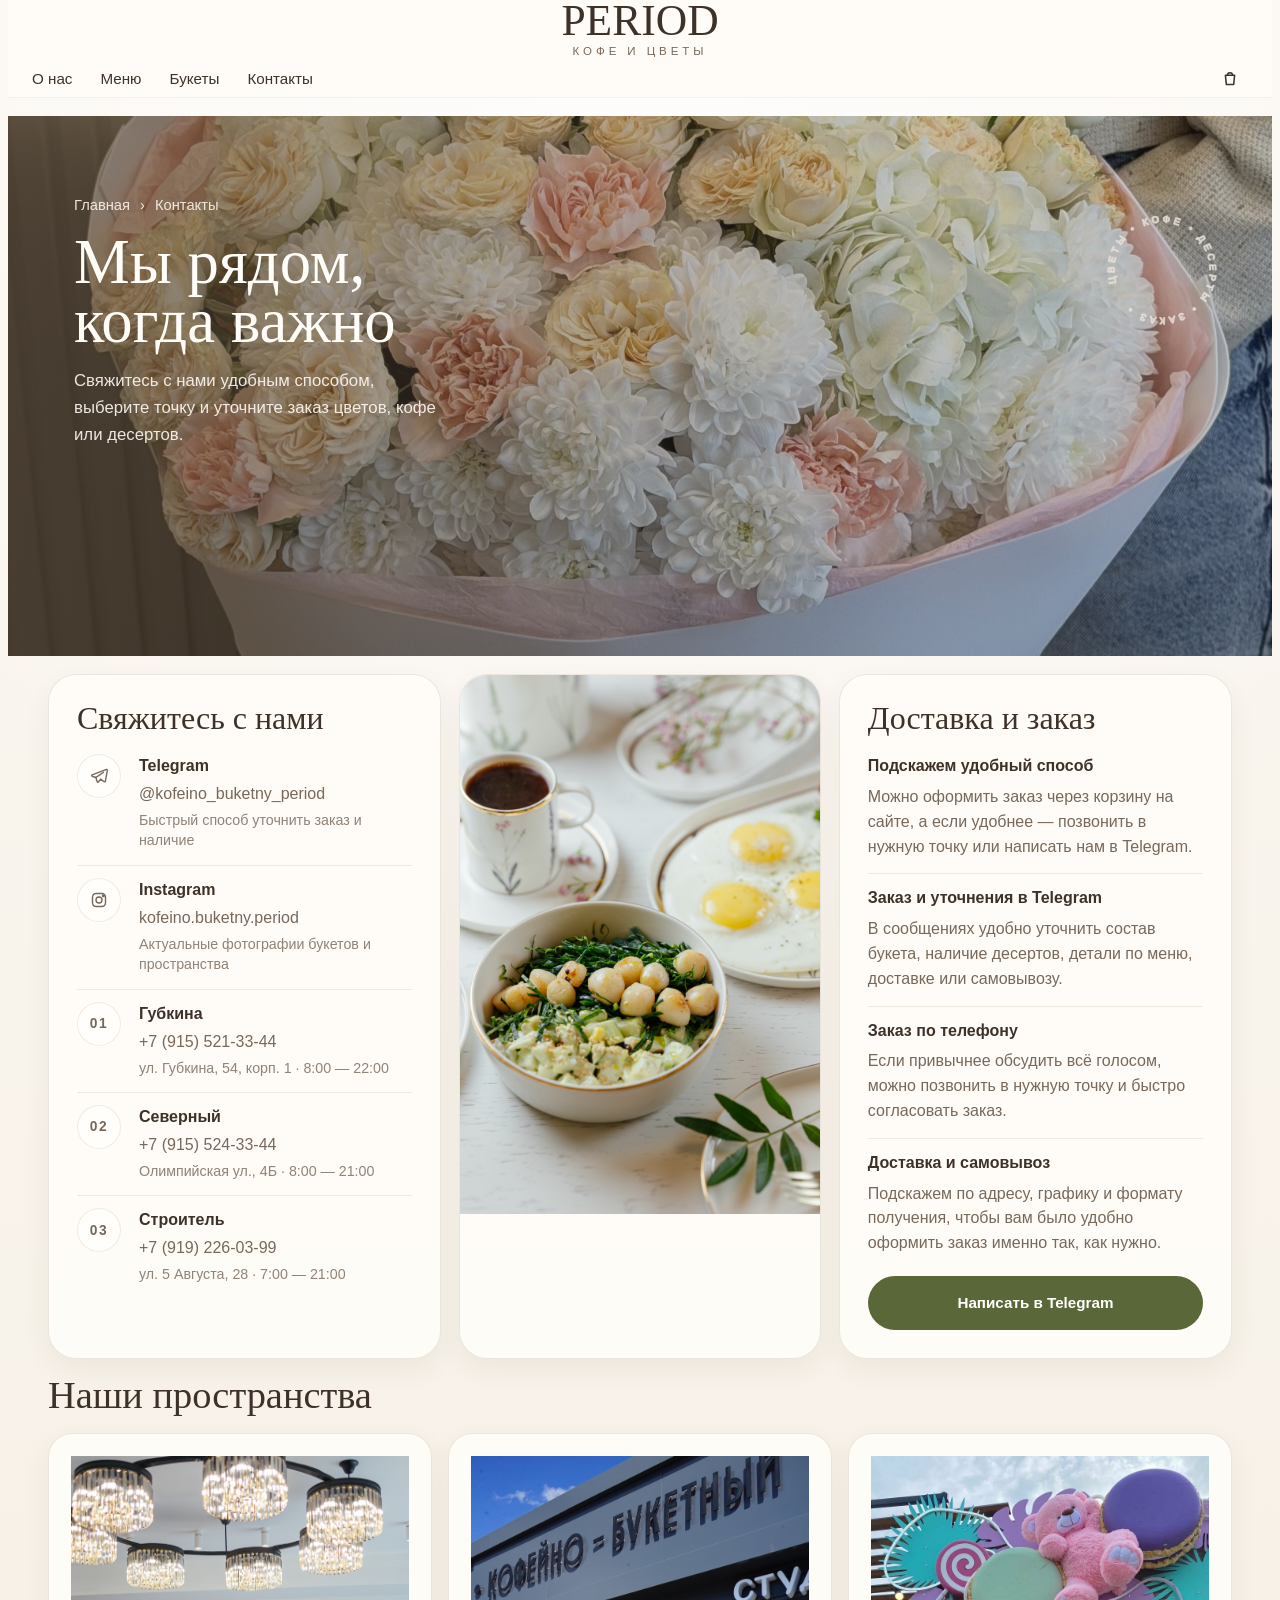
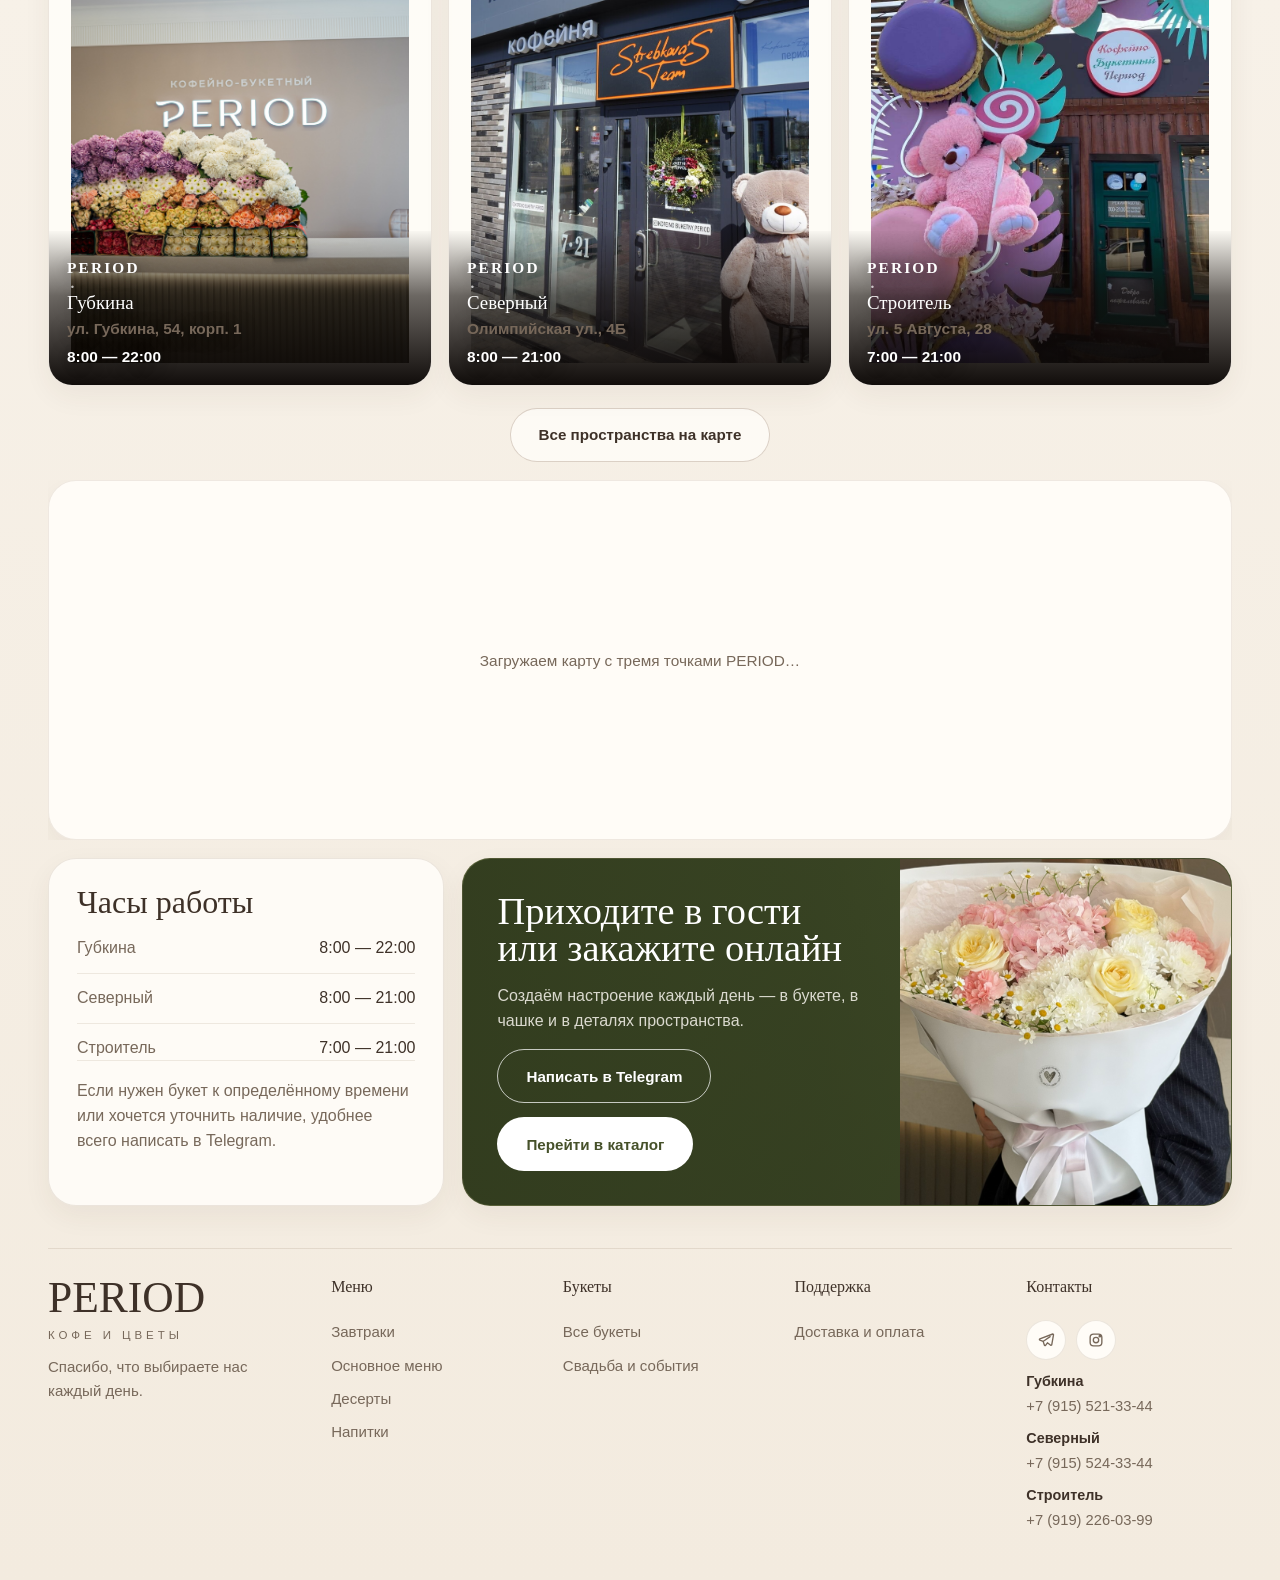
<file: contacts.html>
<!DOCTYPE html>
<html lang="ru">
<head>
  <meta charset="UTF-8">
  <meta name="viewport" content="width=device-width, initial-scale=1.0">
  <title>Контакты и точки — PERIOD</title>
  <meta name="description" content="Контакты и точки PERIOD: Губкина, Северный и Строитель. Цветы, кофе, десерты и удобная связь через Telegram, Instagram и телефон.">
  <link rel="icon" type="image/png" href="favicon-source.png">
  <link rel="stylesheet" href="styles.css">
</head>
<body data-page="contacts">
  <div class="site-shell">
    <header class="site-header">
      <a class="brand" href="index.html" aria-label="PERIOD">
        <span class="brand__title wordmark wordmark--brand">PERIOD</span>
        <span class="brand__subtitle">кофе и цветы</span>
      </a>

      <button class="menu-toggle" type="button" aria-expanded="false" aria-controls="main-nav">
        <span></span>
        <span></span>
      </button>

      <nav class="site-nav" id="main-nav">
        <a href="index.html#about">О нас</a>
        <a href="menu.html">Меню</a>
        <a href="catalog.html">Букеты</a>
        <a href="contacts.html">Контакты</a>
      </nav>

      <div class="header-actions">
        <a class="icon-link icon-link--cart" href="cart.html" aria-label="Корзина">
          <svg viewBox="0 0 24 24" aria-hidden="true">
            <path d="M7 8h10l-1 10H8L7 8Z"></path>
            <path d="M9.2 8a2.8 2.8 0 0 1 5.6 0"></path>
          </svg>
          <span class="icon-link__badge" data-cart-count hidden>0</span>
        </a>
      </div>
    </header>

    <main class="contact-page">
      <section class="contact-hero section">
        <img class="contact-hero__image" src="assets/bouquets/slivochnyy-shepot.jpg" alt="Букет PERIOD в тёплых нюдовых оттенках">
        <div class="contact-hero__shade" aria-hidden="true"></div>
        <div class="contact-hero__content">
          <div class="contact-hero__crumbs">
            <a href="index.html">Главная</a>
            <span>›</span>
            <span>Контакты</span>
          </div>
          <h1>Мы рядом,<br>когда важно</h1>
          <p>Свяжитесь с нами удобным способом, выберите точку и уточните заказ цветов, кофе или десертов.</p>
        </div>
        <div class="contact-hero__ring" aria-hidden="true">
          <svg viewBox="0 0 160 160" role="presentation">
            <defs>
              <path id="contact-hero-ring-path" d="M 80,80 m -56,0 a 56,56 0 1,1 112,0 a 56,56 0 1,1 -112,0"></path>
            </defs>
            <text>
              <textPath href="#contact-hero-ring-path">цветы • кофе • десерты • заказ •</textPath>
            </text>
          </svg>
        </div>
      </section>

      <section class="section contact-story">
        <article class="contact-story__panel contact-story__panel--contacts">
          <h2>Свяжитесь с нами</h2>
          <div class="contact-methods">
            <a class="contact-method" href="https://t.me/kofeino_buketny_period" target="_blank" rel="noreferrer">
              <span class="contact-method__icon" aria-hidden="true">
                <svg viewBox="0 0 24 24">
                  <path d="M21 4 3.8 10.6c-.8.3-.8 1.4 0 1.7l4.4 1.5 1.7 5.1c.2.7 1.1.8 1.5.2l2.5-3.4 4.3 3.2c.6.4 1.4.1 1.5-.7L22 5.1A1 1 0 0 0 21 4Z"></path>
                  <path d="m8.5 13.7 9-6.2"></path>
                </svg>
              </span>
              <span class="contact-method__copy">
                <strong>Telegram</strong>
                <span>@kofeino_buketny_period</span>
                <small>Быстрый способ уточнить заказ и наличие</small>
              </span>
            </a>

            <a class="contact-method" href="https://www.instagram.com/kofeino.buketny.period" target="_blank" rel="noreferrer">
              <span class="contact-method__icon" aria-hidden="true">
                <svg viewBox="0 0 24 24">
                  <rect x="4.2" y="4.2" width="15.6" height="15.6" rx="4.5"></rect>
                  <circle cx="12" cy="12" r="3.6"></circle>
                  <circle cx="17.2" cy="6.9" r="1"></circle>
                </svg>
              </span>
              <span class="contact-method__copy">
                <strong>Instagram</strong>
                <span>kofeino.buketny.period</span>
                <small>Актуальные фотографии букетов и пространства</small>
              </span>
            </a>

            <a class="contact-method" href="tel:+79155213344">
              <span class="contact-method__icon contact-method__icon--text" aria-hidden="true">01</span>
              <span class="contact-method__copy">
                <strong>Губкина</strong>
                <span>+7 (915) 521-33-44</span>
                <small>ул. Губкина, 54, корп. 1 · 8:00 — 22:00</small>
              </span>
            </a>

            <a class="contact-method" href="tel:+79155243344">
              <span class="contact-method__icon contact-method__icon--text" aria-hidden="true">02</span>
              <span class="contact-method__copy">
                <strong>Северный</strong>
                <span>+7 (915) 524-33-44</span>
                <small>Олимпийская ул., 4Б · 8:00 — 21:00</small>
              </span>
            </a>

            <a class="contact-method" href="tel:+79192260399">
              <span class="contact-method__icon contact-method__icon--text" aria-hidden="true">03</span>
              <span class="contact-method__copy">
                <strong>Строитель</strong>
                <span>+7 (919) 226-03-99</span>
                <small>ул. 5 Августа, 28 · 7:00 — 21:00</small>
              </span>
            </a>
          </div>
        </article>

        <article class="contact-story__panel contact-story__panel--photo">
          <img src="assets/food/hero-breakfast.jpg" alt="Кофе и атмосфера PERIOD">
        </article>

        <article class="contact-story__panel contact-story__panel--delivery">
          <h2>Доставка и заказ</h2>
          <div class="delivery-points">
            <div class="delivery-point">
              <strong>Подскажем удобный способ</strong>
              <p>Можно оформить заказ через корзину на сайте, а если удобнее — позвонить в нужную точку или написать нам в Telegram.</p>
            </div>
            <div class="delivery-point">
              <strong>Заказ и уточнения в Telegram</strong>
              <p>В сообщениях удобно уточнить состав букета, наличие десертов, детали по меню, доставке или самовывозу.</p>
            </div>
            <div class="delivery-point">
              <strong>Заказ по телефону</strong>
              <p>Если привычнее обсудить всё голосом, можно позвонить в нужную точку и быстро согласовать заказ.</p>
            </div>
            <div class="delivery-point">
              <strong>Доставка и самовывоз</strong>
              <p>Подскажем по адресу, графику и формату получения, чтобы вам было удобно оформить заказ именно так, как нужно.</p>
            </div>
          </div>
          <a class="button button--solid" href="https://t.me/kofeino_buketny_period" target="_blank" rel="noreferrer">Написать в Telegram</a>
        </article>
      </section>

      <section class="section">
        <div class="section-head">
          <h2>Наши пространства</h2>
        </div>

        <div class="spaces-grid contact-spaces">
          <article class="space-card space-card--image">
            <img src="assets/spaces/space-counter.jpg" alt="PERIOD на Губкина">
            <div class="space-card__overlay">
              <h3><span class="wordmark wordmark--inline">PERIOD</span><span class="wordmark-separator">·</span>Губкина</h3>
              <p>ул. Губкина, 54, корп. 1</p>
              <span>8:00 — 22:00</span>
            </div>
          </article>

          <article class="space-card space-card--image">
            <img src="assets/spaces/space-severny.jpg" alt="PERIOD в Северном">
            <div class="space-card__overlay">
              <h3><span class="wordmark wordmark--inline">PERIOD</span><span class="wordmark-separator">·</span>Северный</h3>
              <p>Олимпийская ул., 4Б</p>
              <span>8:00 — 21:00</span>
            </div>
          </article>

          <article class="space-card space-card--image">
            <img src="assets/spaces/space-stroitel.jpg" alt="PERIOD в Строителе">
            <div class="space-card__overlay">
              <h3><span class="wordmark wordmark--inline">PERIOD</span><span class="wordmark-separator">·</span>Строитель</h3>
              <p>ул. 5 Августа, 28</p>
              <span>7:00 — 21:00</span>
            </div>
          </article>
        </div>

        <div class="contact-spaces__action">
          <a class="button button--ghost button--ghost-dark" href="https://yandex.ru/maps/-/CTWXUH~l" target="_blank" rel="noreferrer">Все пространства на карте</a>
        </div>
      </section>

      <section class="section contact-map-band">
        <div class="contact-map-frame">
          <div class="contact-map-canvas" id="contact-map" aria-label="Карта точек PERIOD">
            <div class="contact-map-fallback">Загружаем карту с тремя точками PERIOD…</div>
          </div>
        </div>
      </section>

      <section class="section contact-bottom">
        <article class="contact-hours">
          <h2>Часы работы</h2>
          <div class="contact-hours__rows">
            <div class="contact-hours__row"><span>Губкина</span><strong>8:00 — 22:00</strong></div>
            <div class="contact-hours__row"><span>Северный</span><strong>8:00 — 21:00</strong></div>
            <div class="contact-hours__row"><span>Строитель</span><strong>7:00 — 21:00</strong></div>
          </div>
          <p>Если нужен букет к определённому времени или хочется уточнить наличие, удобнее всего написать в Telegram.</p>
        </article>

        <article class="contact-cta">
          <div class="contact-cta__shade" aria-hidden="true"></div>
          <div class="contact-cta__copy">
            <h2>Приходите в гости<br>или закажите онлайн</h2>
            <p>Создаём настроение каждый день — в букете, в чашке и в деталях пространства.</p>
            <div class="contact-cta__actions">
              <a class="button button--outline-light" href="https://t.me/kofeino_buketny_period" target="_blank" rel="noreferrer">Написать в Telegram</a>
              <a class="button button--light" href="catalog.html">Перейти в каталог</a>
            </div>
          </div>
          <img class="contact-cta__image" src="assets/bouquets/rozovye-mechty.jpg" alt="Букет PERIOD">
        </article>
      </section>
    </main>

    <footer class="site-footer">
      <div class="site-footer__brand">
        <span class="brand__title wordmark wordmark--brand">PERIOD</span>
        <span class="brand__subtitle">кофе и цветы</span>
        <p>Спасибо, что выбираете нас каждый день.</p>
      </div>

      <div>
        <h3>Меню</h3>
        <a href="menu.html">Завтраки</a>
        <a href="menu.html">Основное меню</a>
        <a href="menu.html">Десерты</a>
        <a href="menu.html">Напитки</a>
      </div>

      <div>
        <h3>Букеты</h3>
        <a href="catalog.html">Все букеты</a>
        <a href="catalog.html">Свадьба и события</a>
      </div>

      <div>
        <h3>Поддержка</h3>
        <a href="contacts.html">Доставка и оплата</a>
      </div>

      <div class="footer-contacts">
        <h3>Контакты</h3>
        <div class="footer-socials">
          <a class="footer-social" href="https://t.me/kofeino_buketny_period" target="_blank" rel="noreferrer" aria-label="Telegram">
            <svg viewBox="0 0 24 24" aria-hidden="true">
              <path d="M21 4 3.8 10.6c-.8.3-.8 1.4 0 1.7l4.4 1.5 1.7 5.1c.2.7 1.1.8 1.5.2l2.5-3.4 4.3 3.2c.6.4 1.4.1 1.5-.7L22 5.1A1 1 0 0 0 21 4Z"></path>
              <path d="m8.5 13.7 9-6.2"></path>
            </svg>
          </a>
          <a class="footer-social" href="https://www.instagram.com/kofeino.buketny.period" target="_blank" rel="noreferrer" aria-label="Instagram">
            <svg viewBox="0 0 24 24" aria-hidden="true">
              <rect x="4.2" y="4.2" width="15.6" height="15.6" rx="4.5"></rect>
              <circle cx="12" cy="12" r="3.6"></circle>
              <circle cx="17.2" cy="6.9" r="1"></circle>
            </svg>
          </a>
        </div>
        <div class="footer-contact-list">
          <a href="tel:+79155213344"><strong>Губкина</strong><span>+7 (915) 521-33-44</span></a>
          <a href="tel:+79155243344"><strong>Северный</strong><span>+7 (915) 524-33-44</span></a>
          <a href="tel:+79192260399"><strong>Строитель</strong><span>+7 (919) 226-03-99</span></a>
        </div>
      </div>
    </footer>
  </div>

  <script src="https://api-maps.yandex.ru/2.1/?lang=ru_RU"></script>
  <script src="script.js?v=20260820-1"></script>
</body>
</html>
</file>
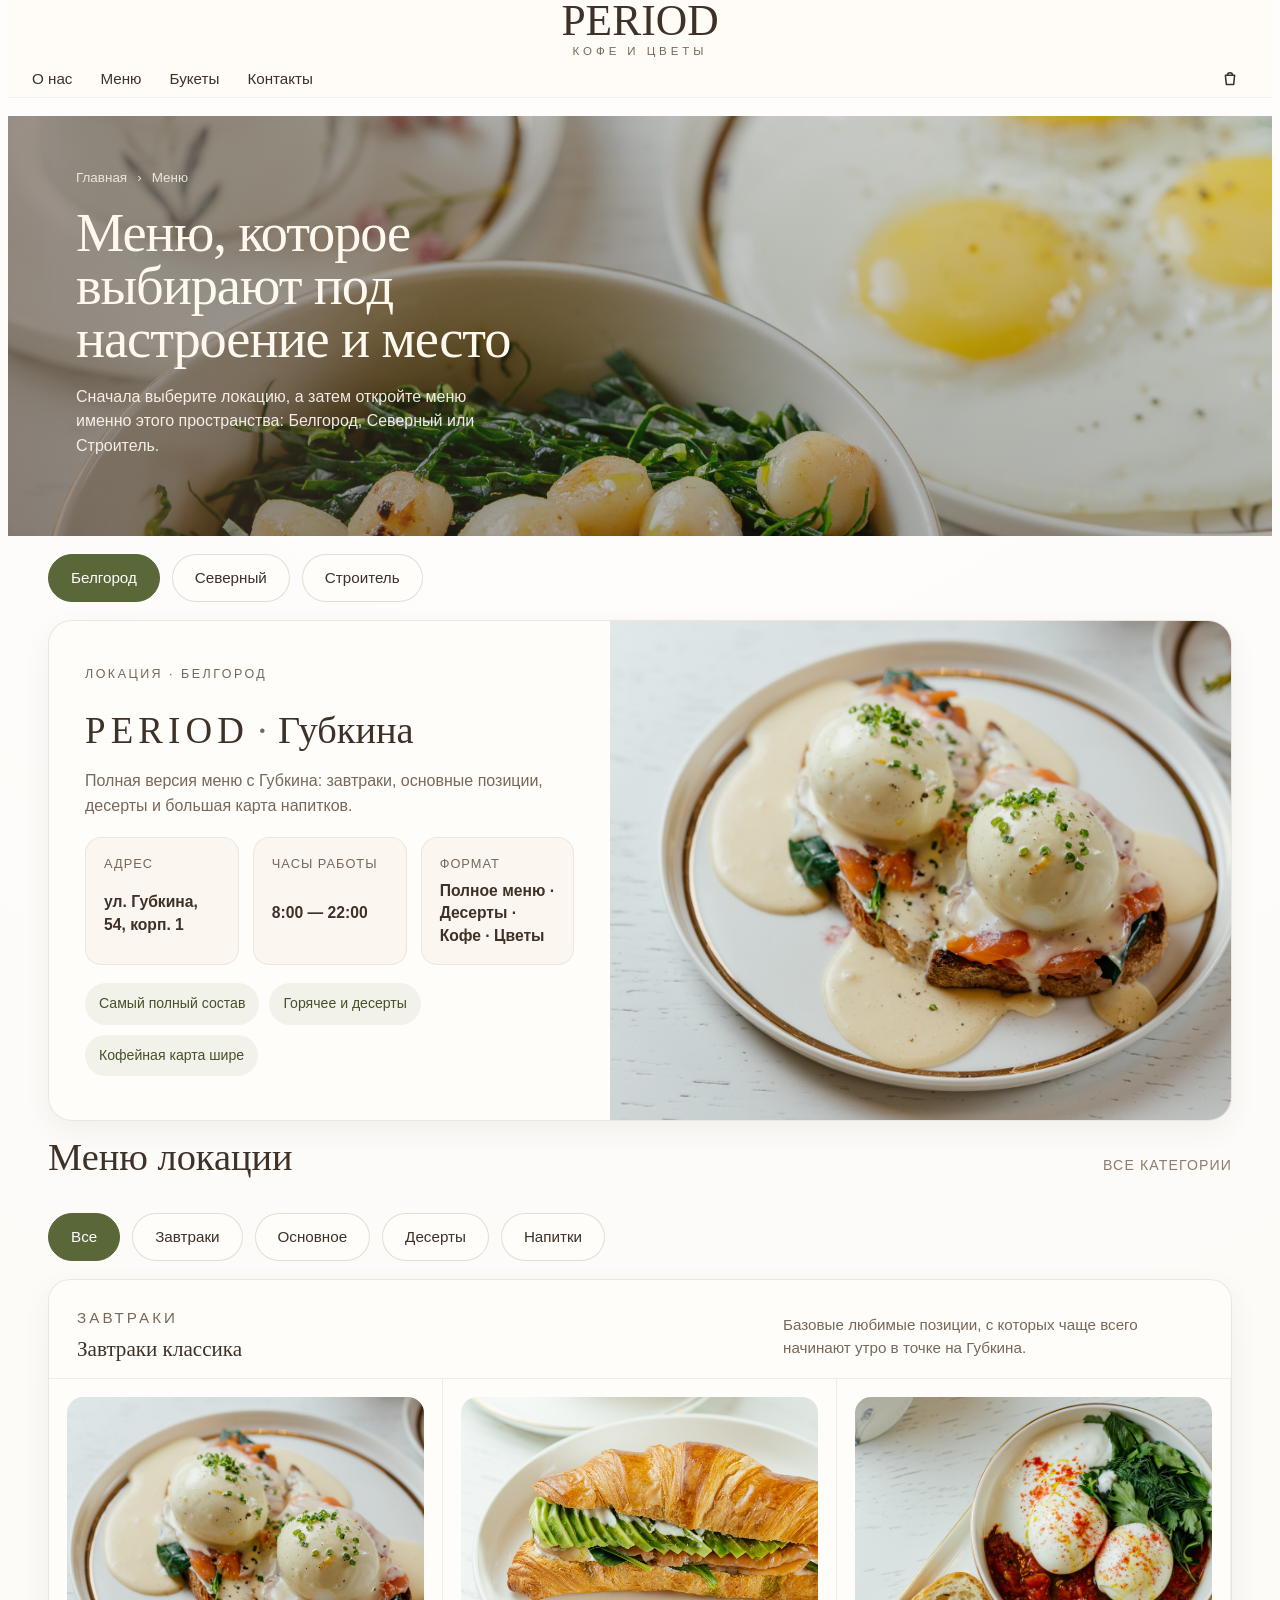
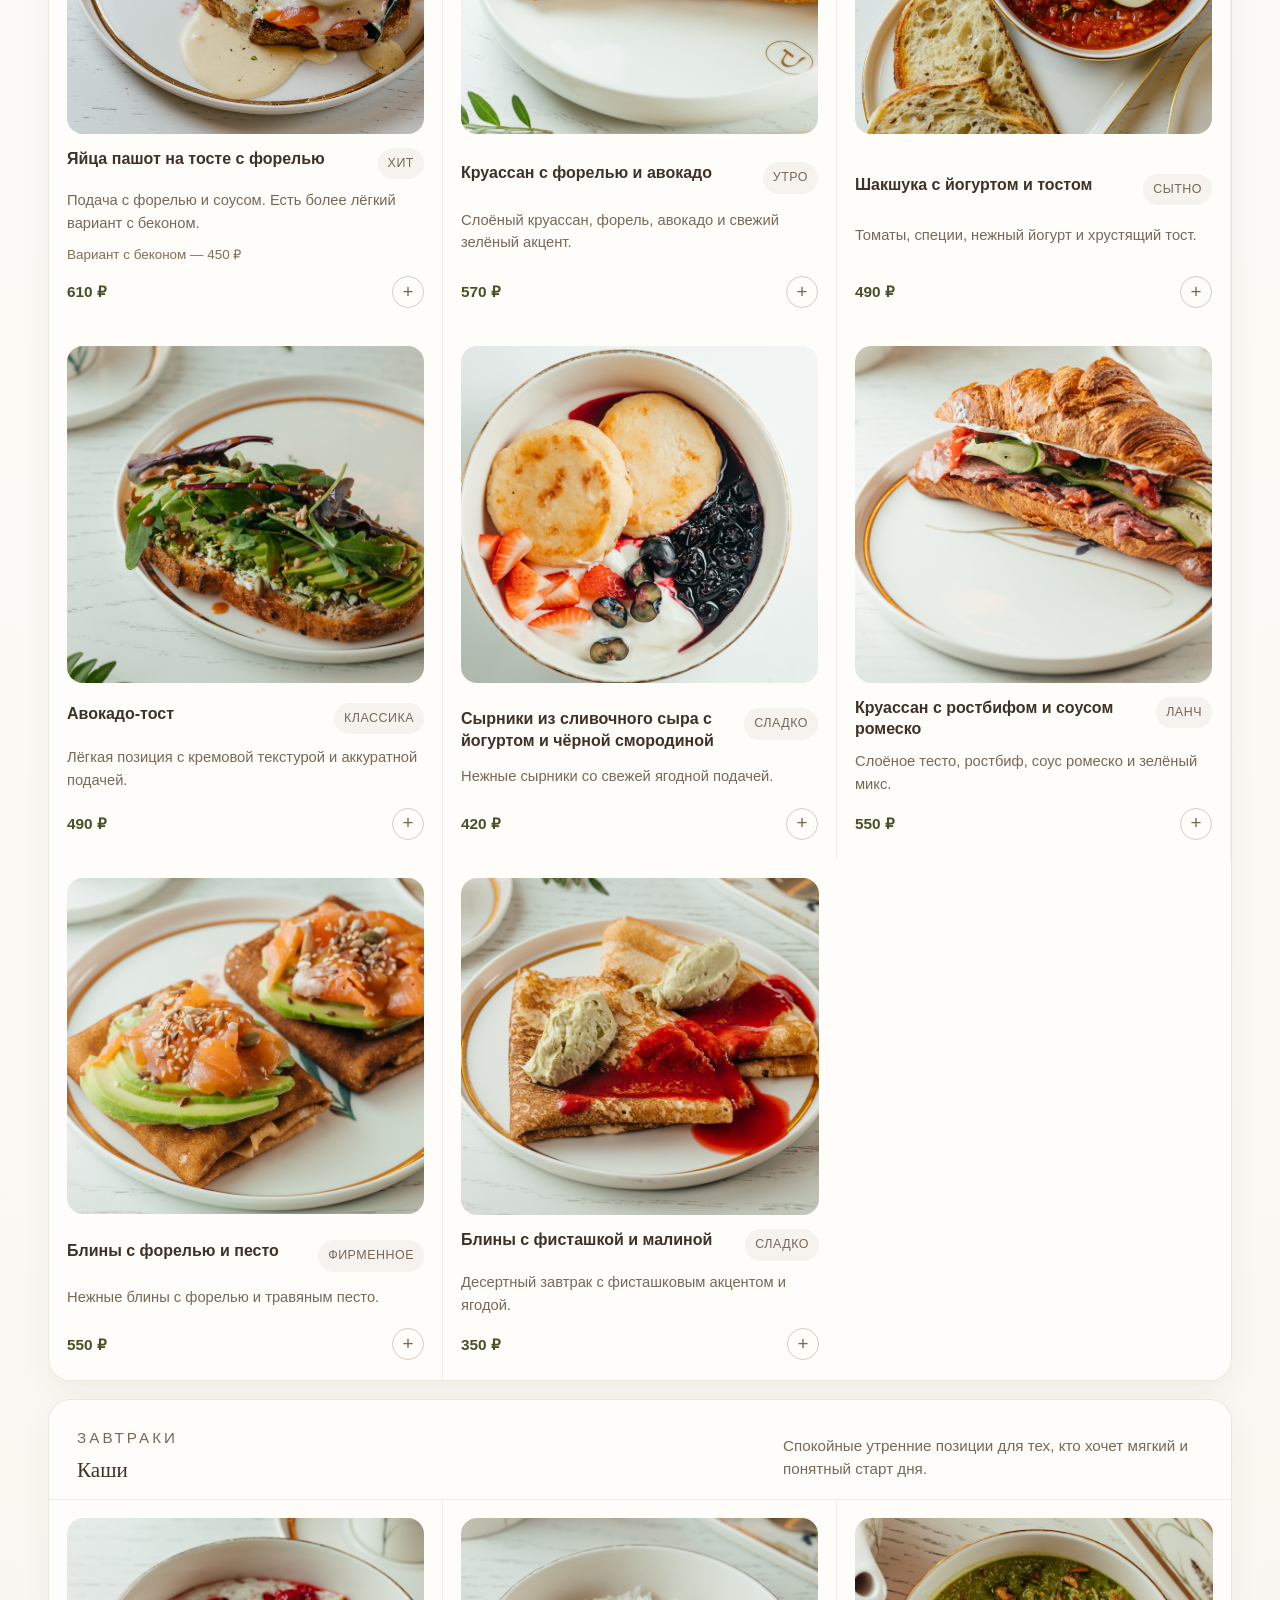
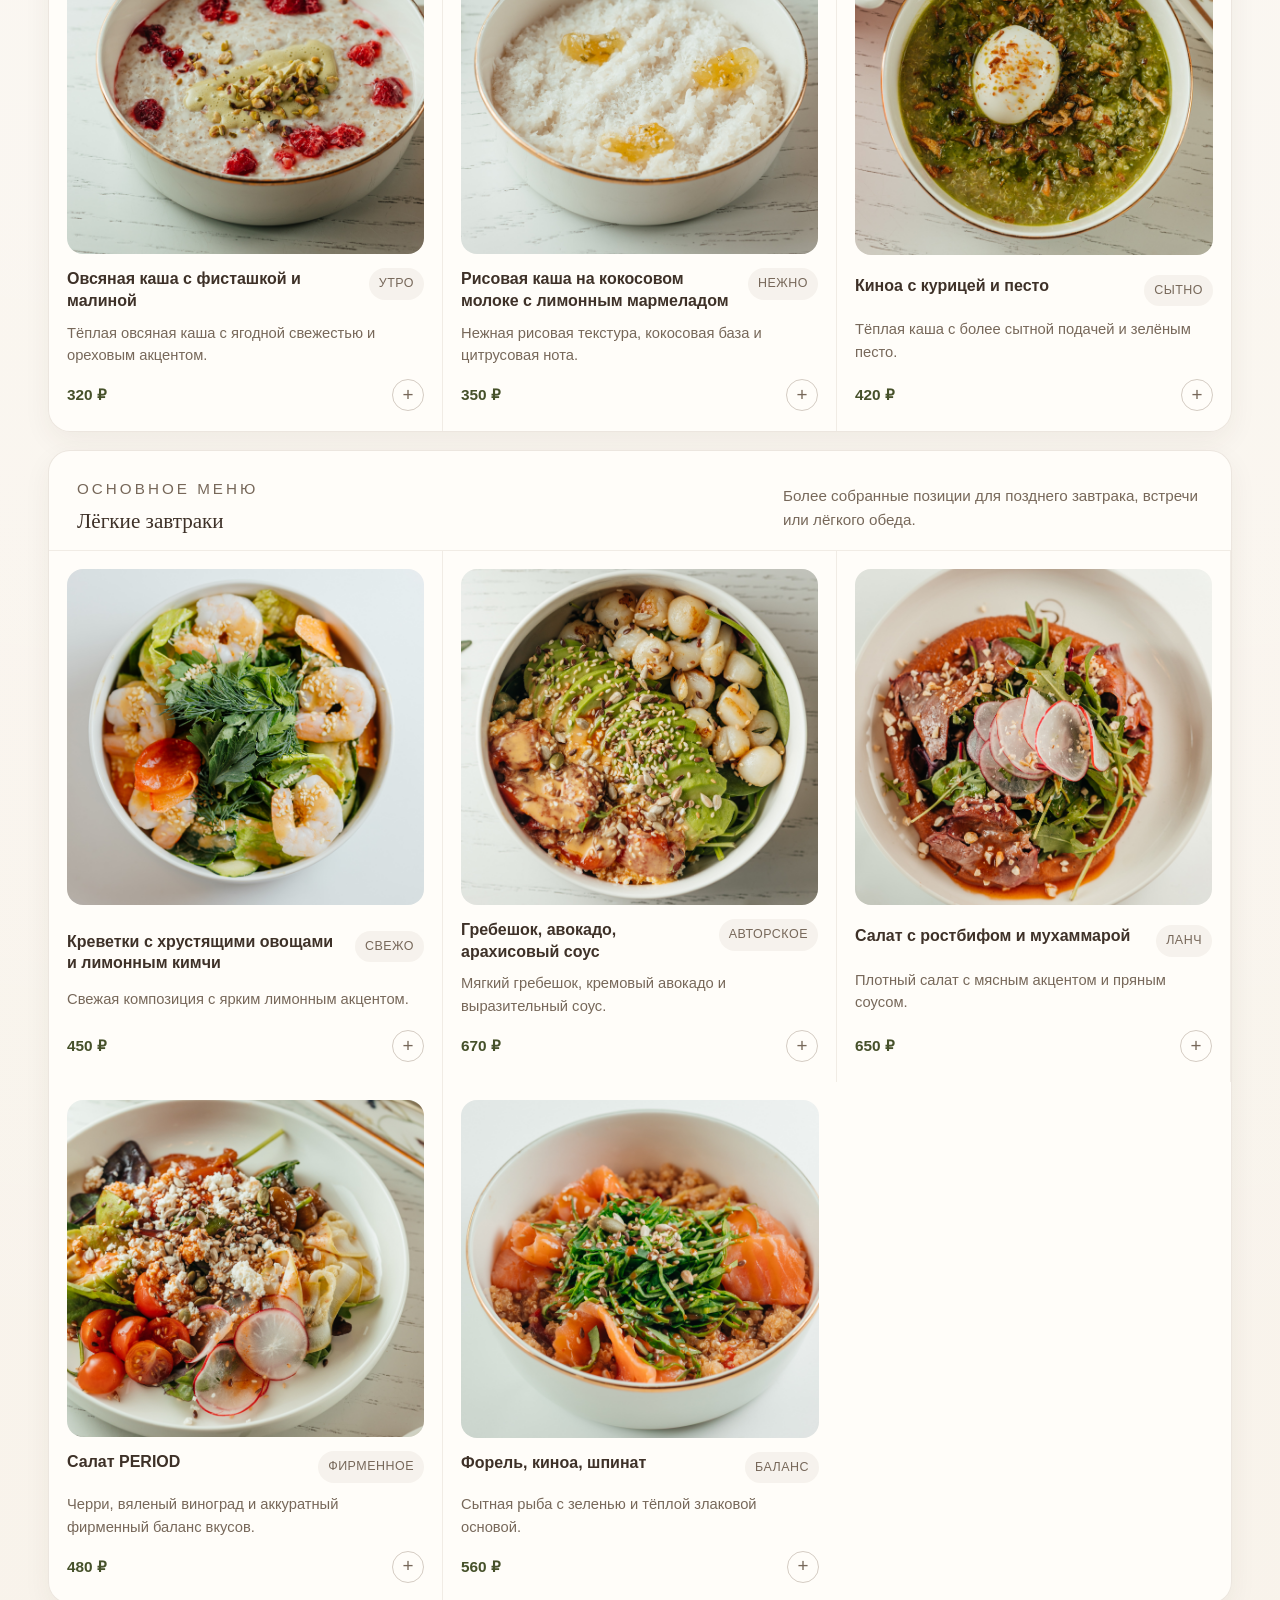
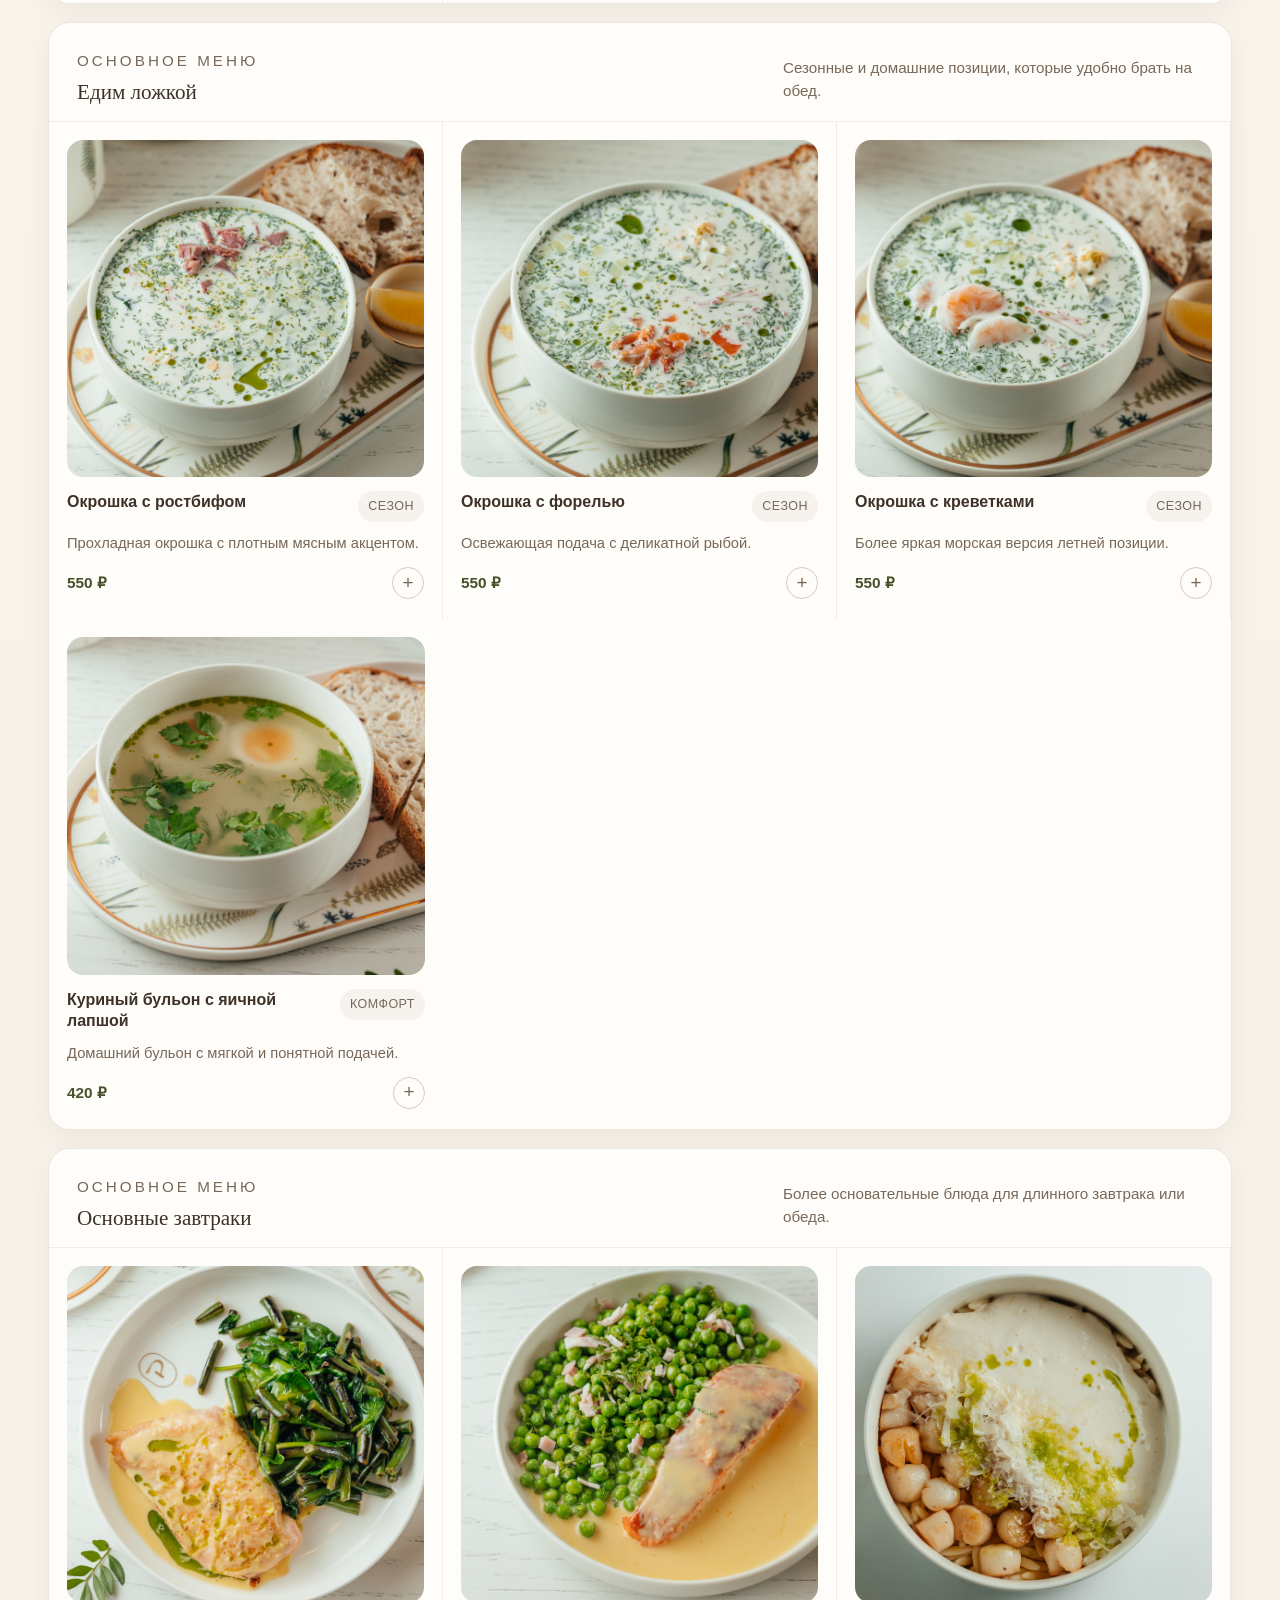
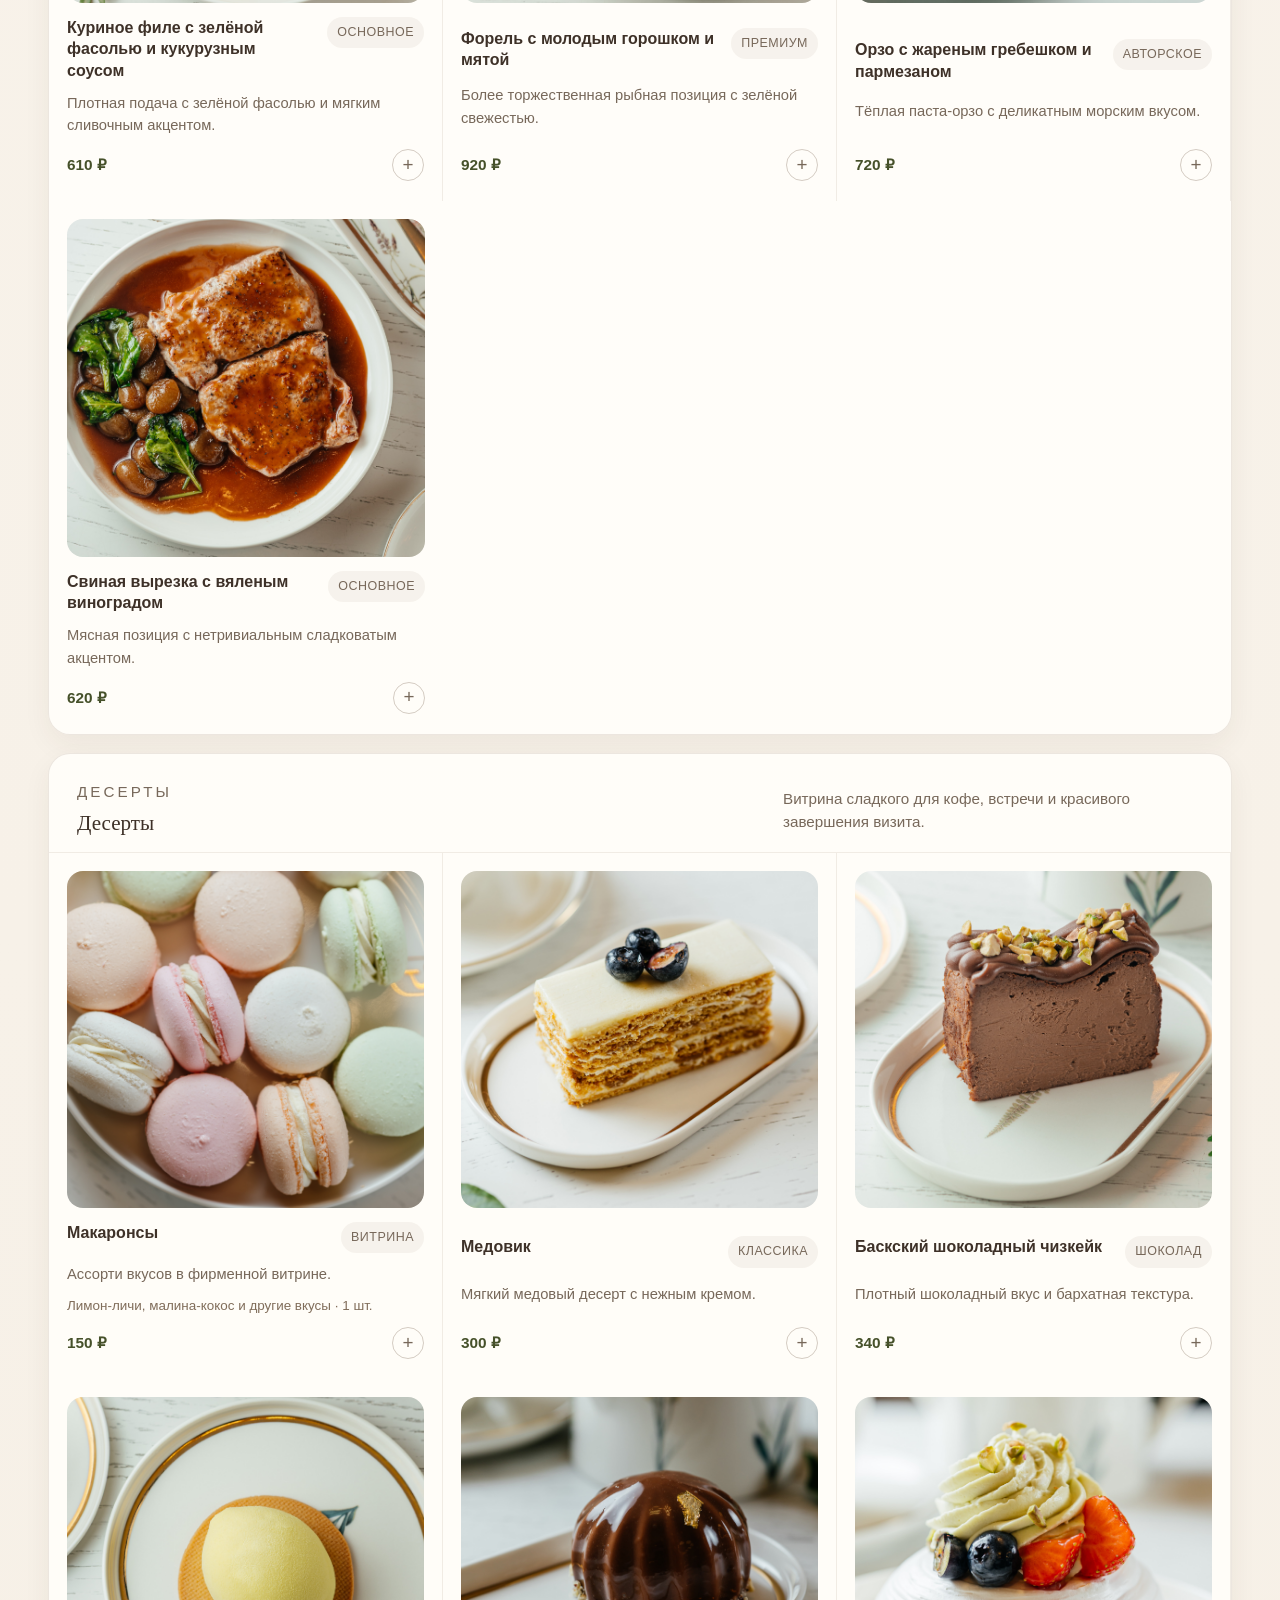
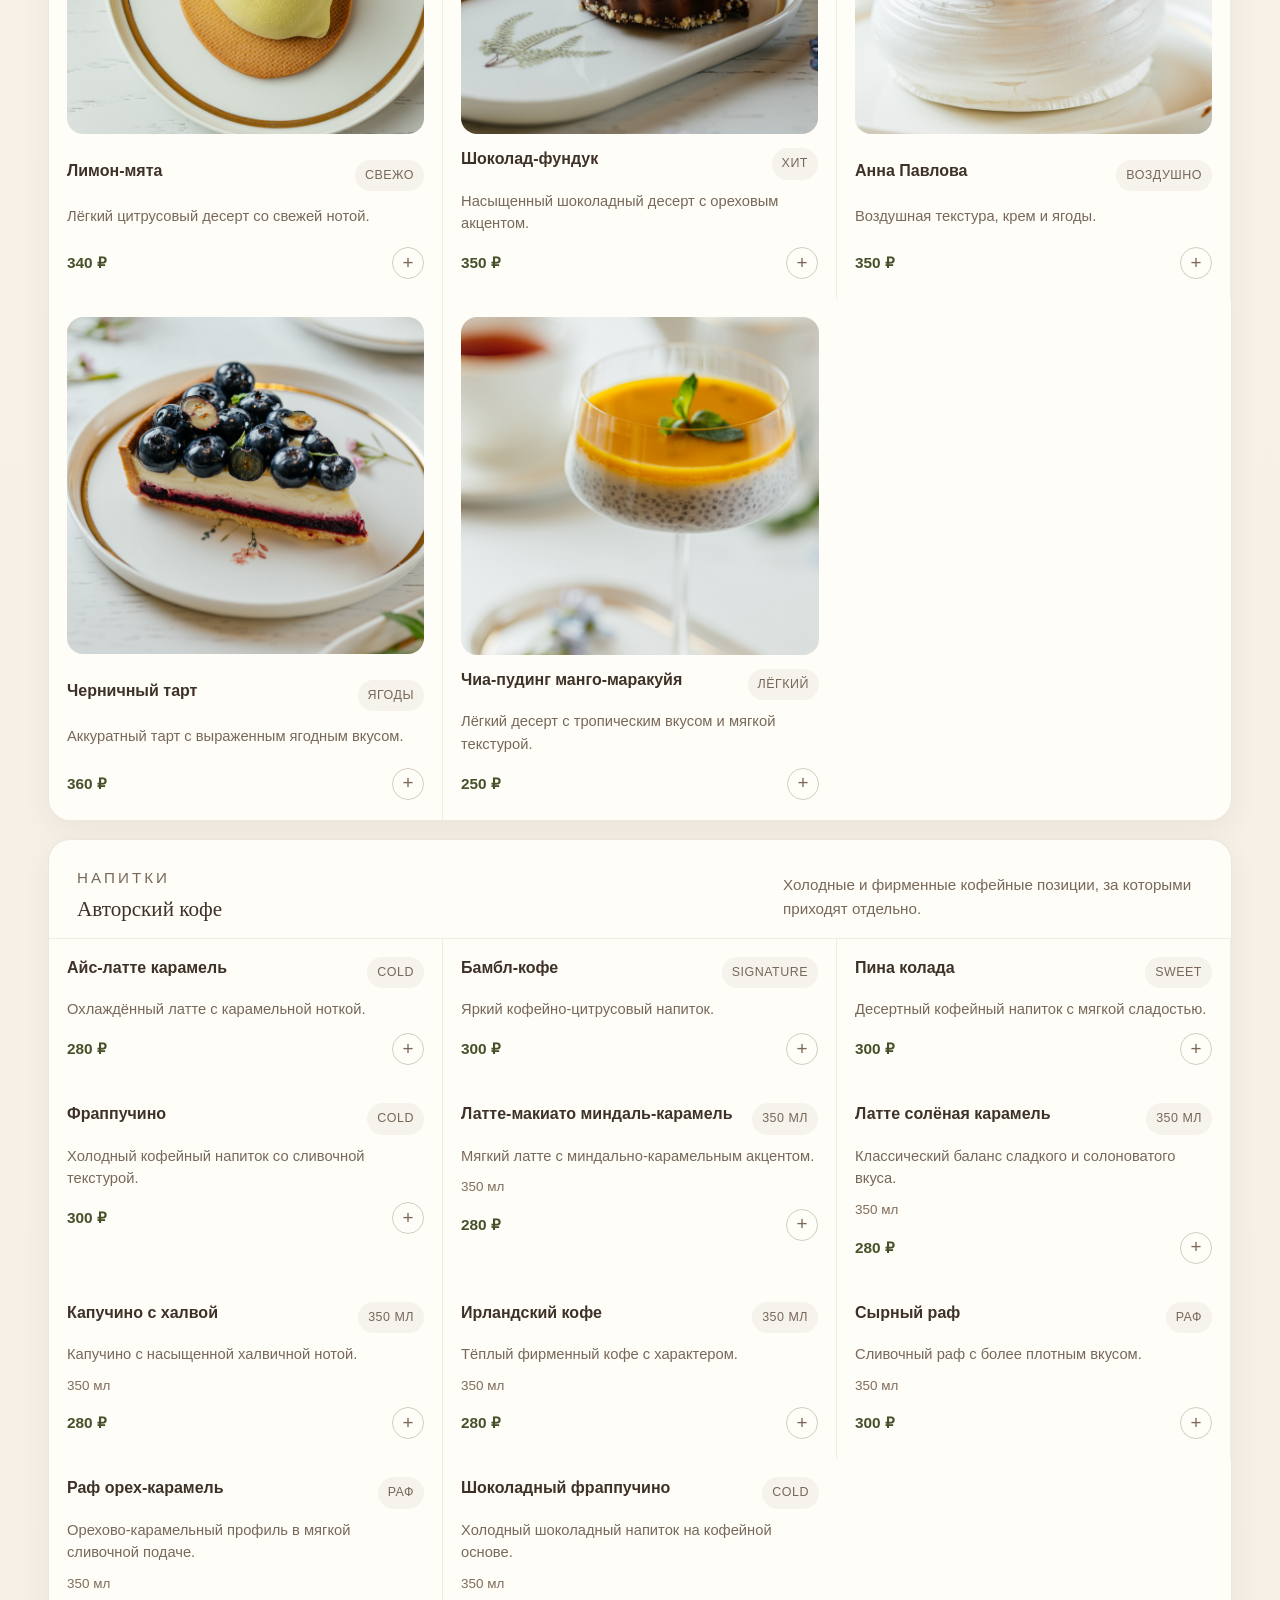
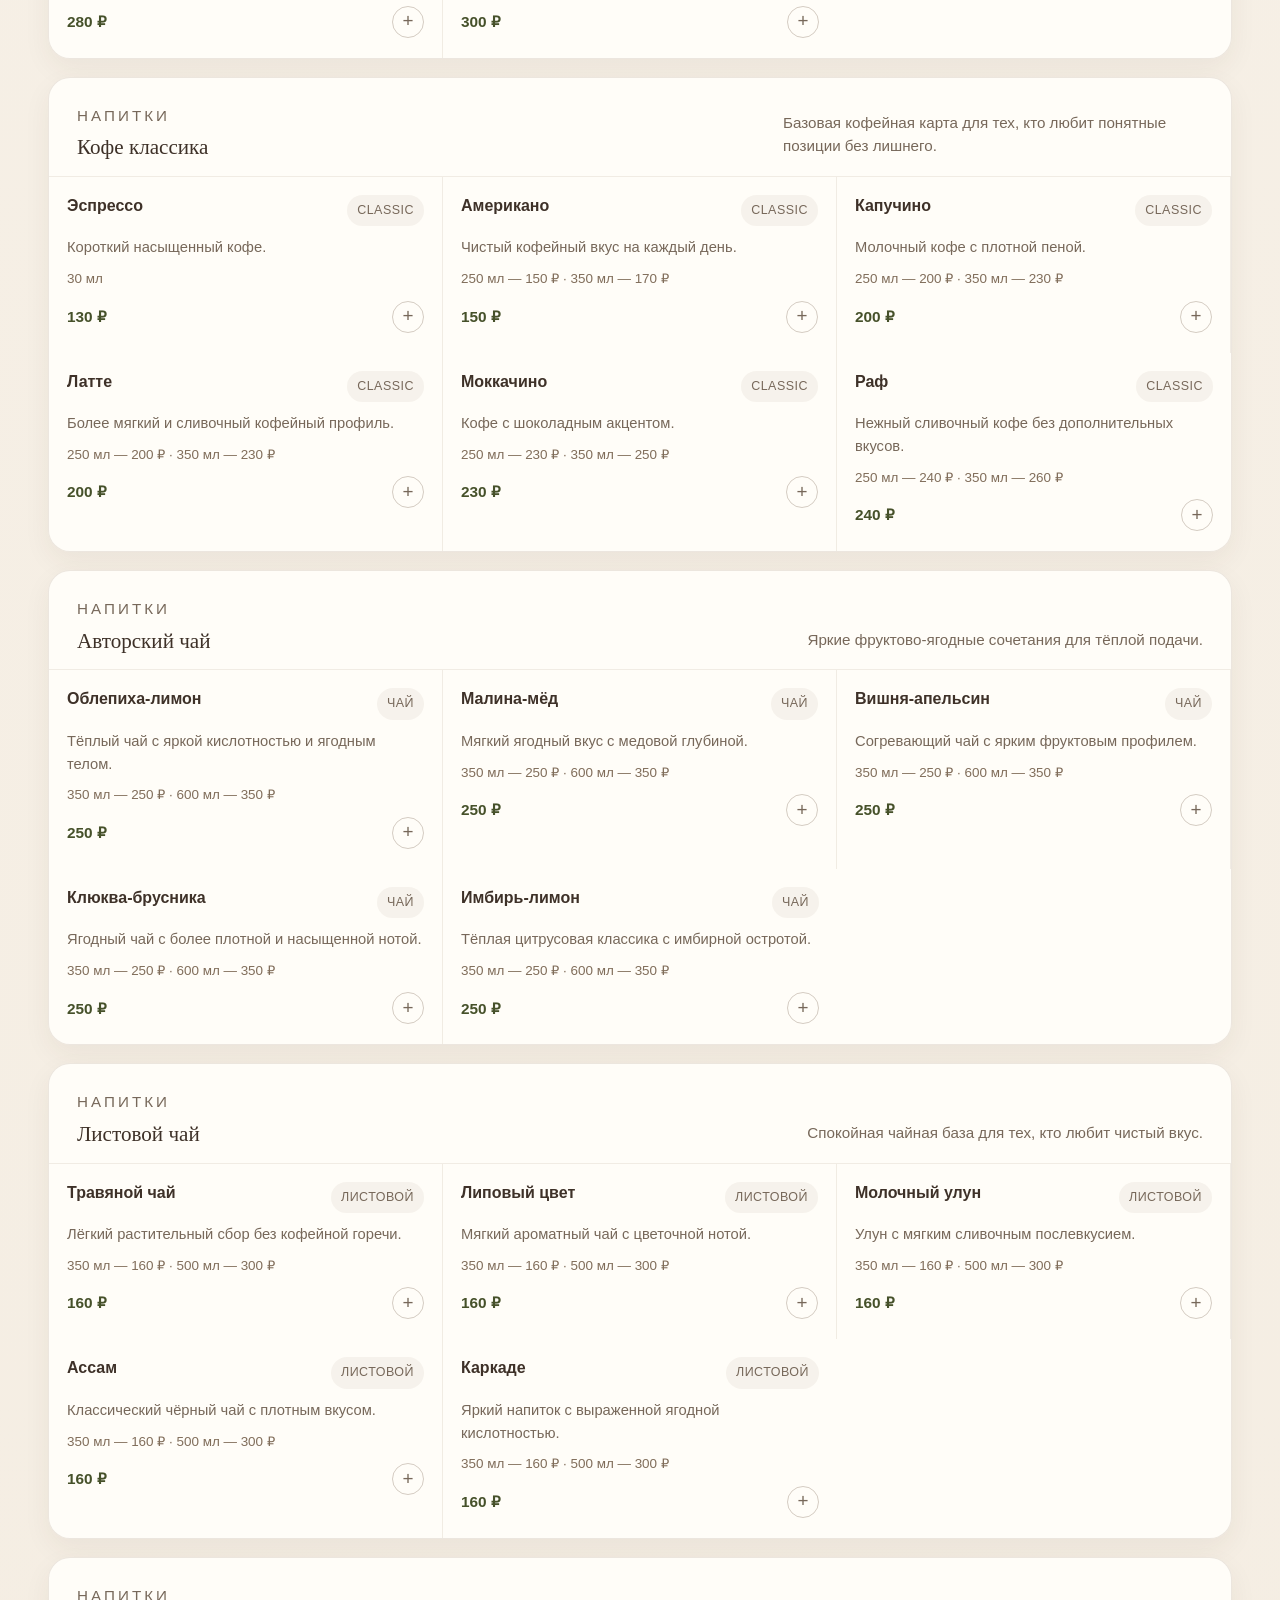
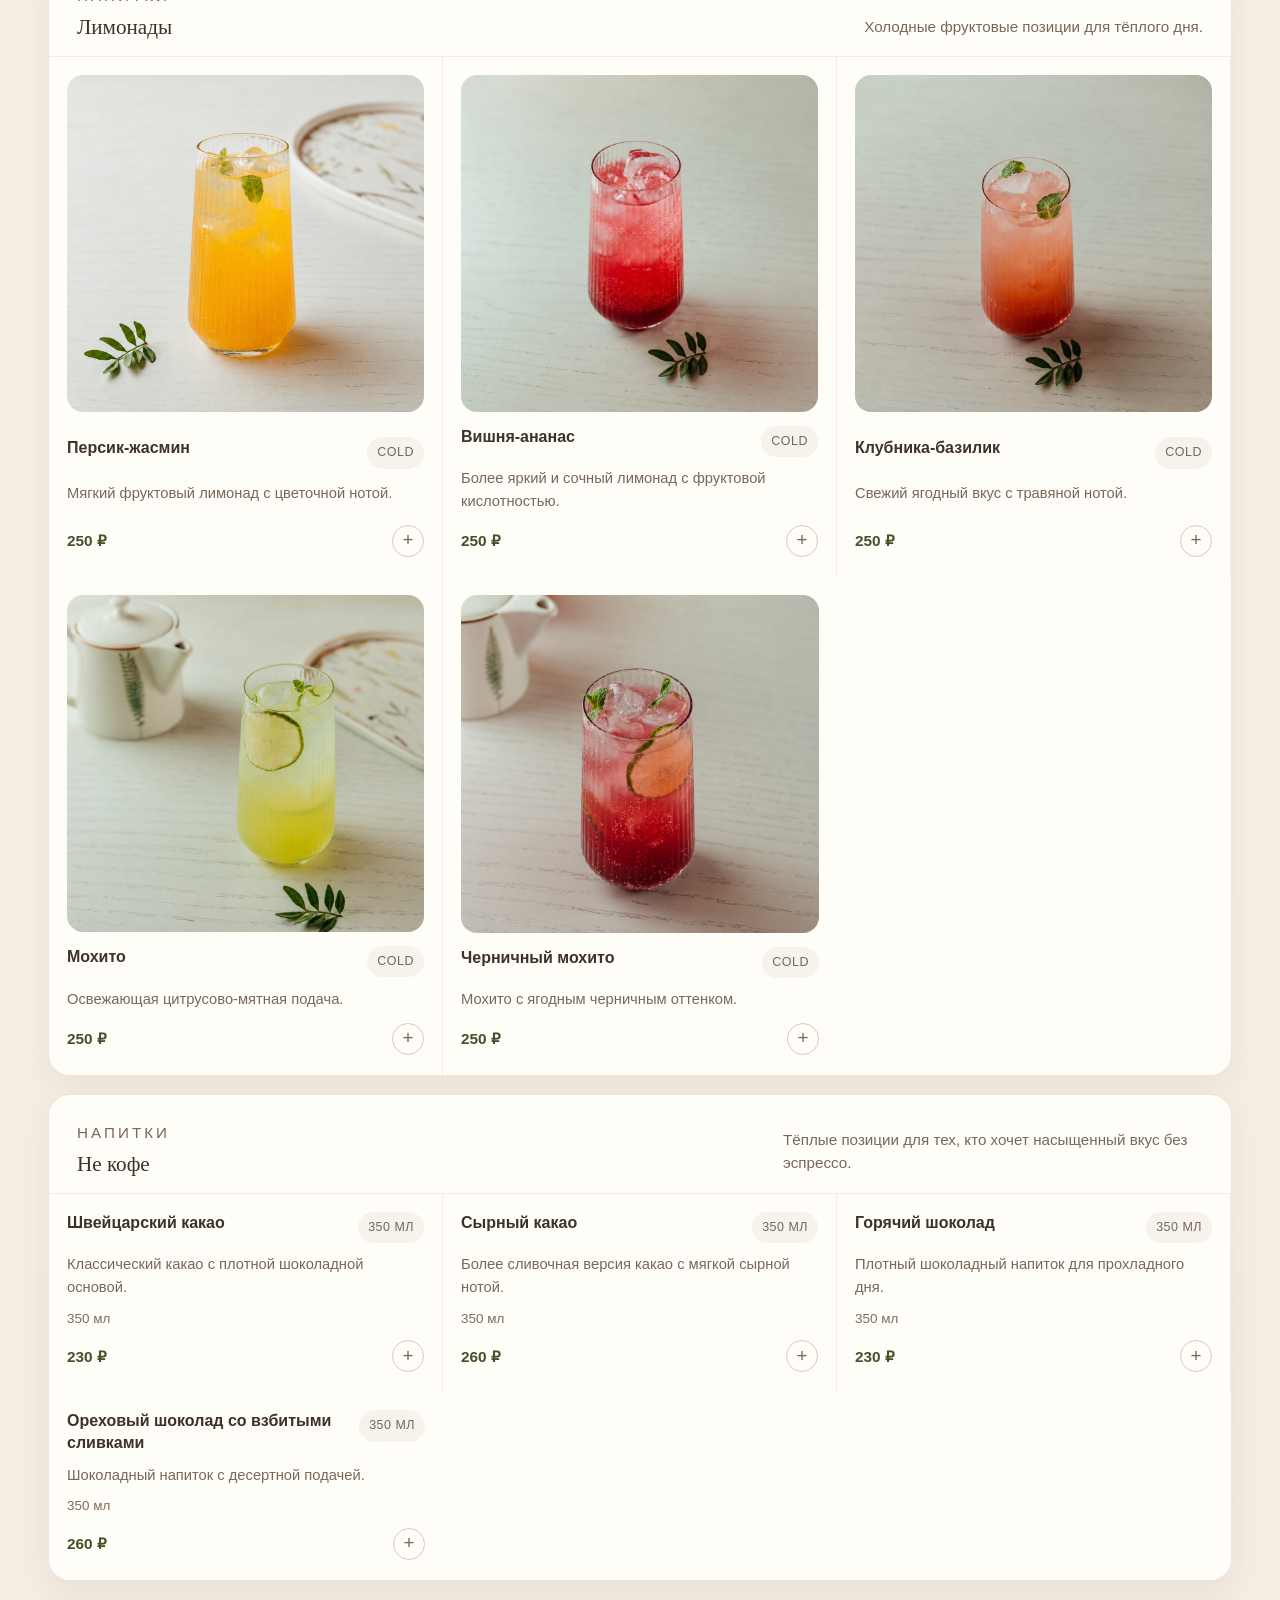
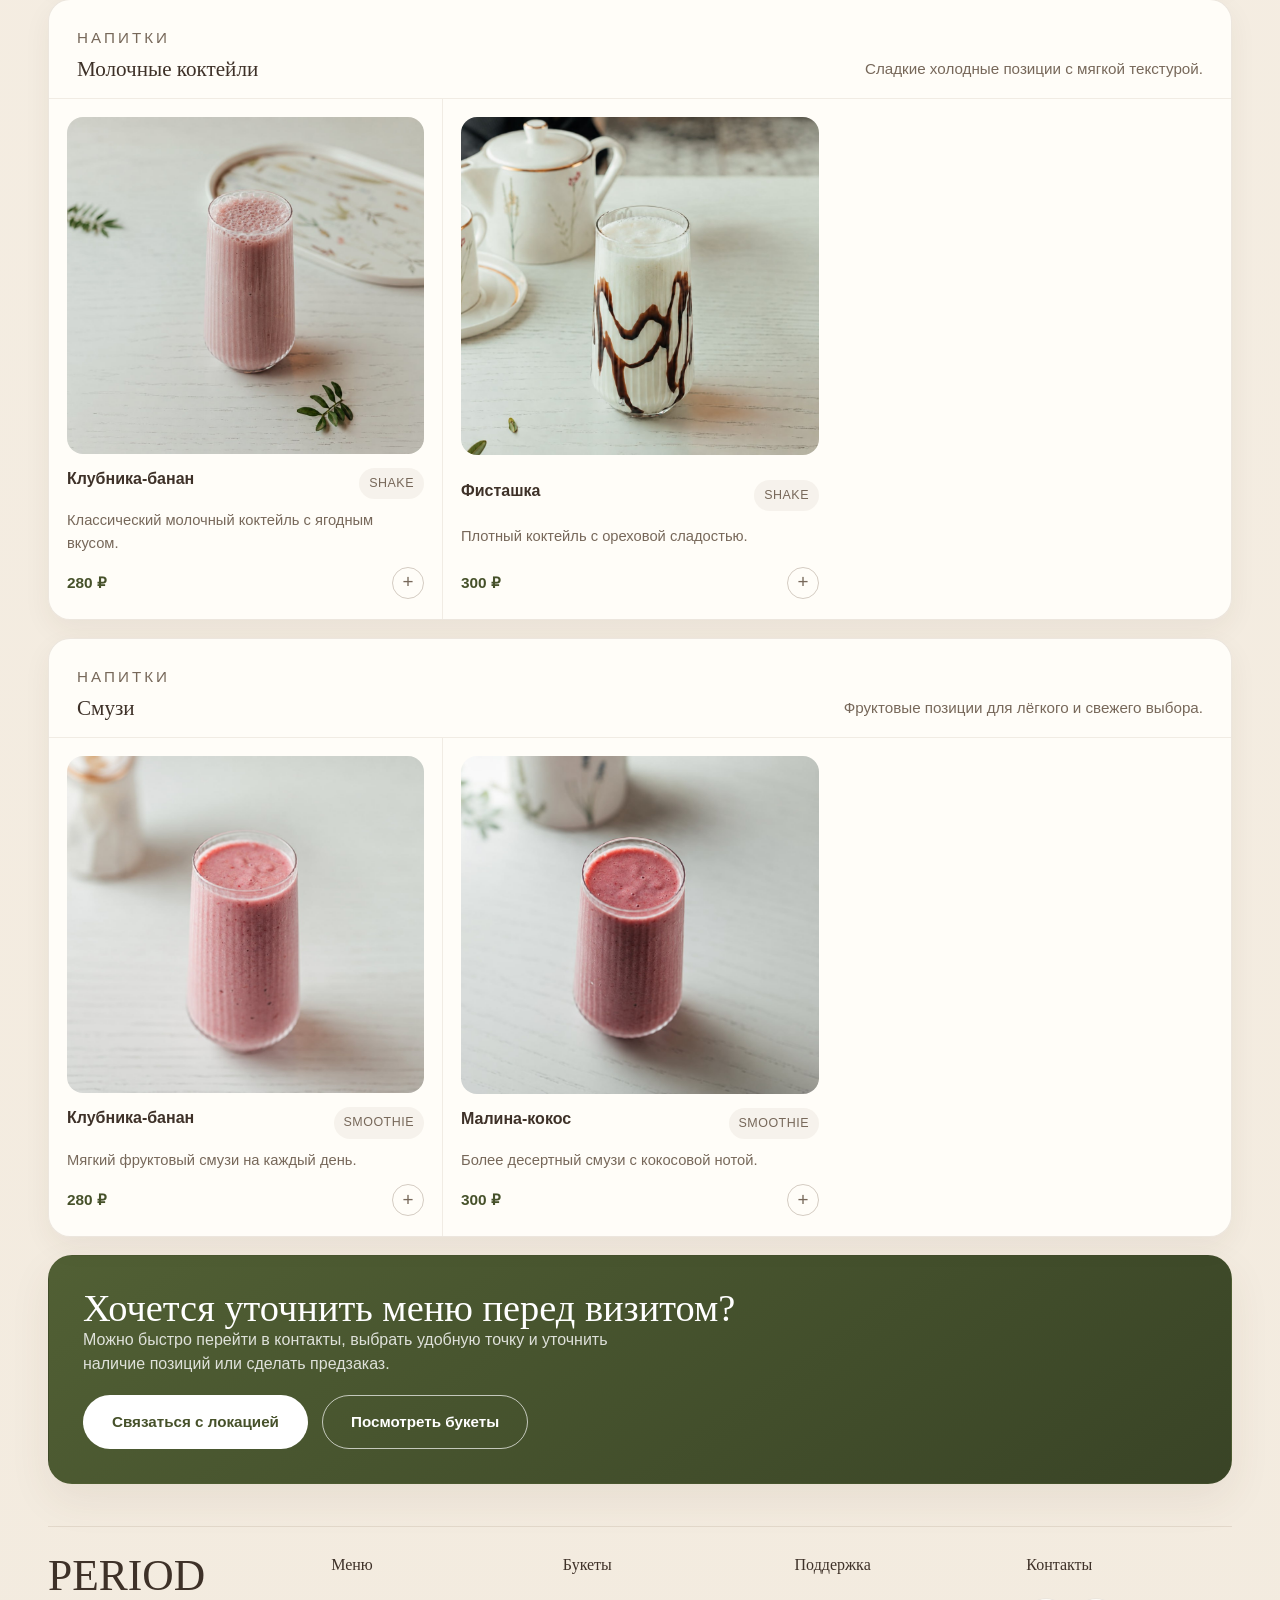
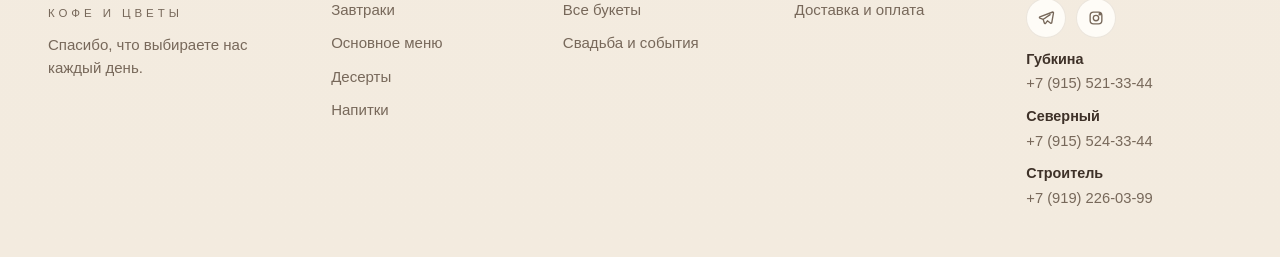
<file: menu.html>
<!DOCTYPE html>
<html lang="ru">
<head>
  <meta charset="UTF-8">
  <meta name="viewport" content="width=device-width, initial-scale=1.0">
  <title>Меню — PERIOD</title>
  <meta name="description" content="Меню PERIOD с выбором локации: Белгород, Северный или Строитель. Завтраки, основное меню, десерты и напитки в фирменном стиле проекта.">
  <link rel="icon" type="image/png" href="favicon-source.png">
  <link rel="stylesheet" href="styles.css">
</head>
<body data-page="menu">
  <div class="site-shell">
    <header class="site-header">
      <a class="brand" href="index.html" aria-label="PERIOD">
        <span class="brand__title wordmark wordmark--brand">PERIOD</span>
        <span class="brand__subtitle">кофе и цветы</span>
      </a>

      <button class="menu-toggle" type="button" aria-expanded="false" aria-controls="main-nav">
        <span></span>
        <span></span>
      </button>

      <nav class="site-nav" id="main-nav">
        <a href="index.html#about">О нас</a>
        <a href="menu.html">Меню</a>
        <a href="catalog.html">Букеты</a>
        <a href="contacts.html">Контакты</a>
      </nav>

      <div class="header-actions">
        <a class="icon-link icon-link--cart" href="cart.html" aria-label="Корзина">
          <svg viewBox="0 0 24 24" aria-hidden="true">
            <path d="M7 8h10l-1 10H8L7 8Z"></path>
            <path d="M9.2 8a2.8 2.8 0 0 1 5.6 0"></path>
          </svg>
          <span class="icon-link__badge" data-cart-count hidden>0</span>
        </a>
      </div>
    </header>

    <main class="menu-page">
      <section class="menu-hero section">
        <img class="menu-hero__image" src="assets/food/hero-breakfast.jpg" alt="Завтраки и кофе PERIOD">
        <div class="menu-hero__shade" aria-hidden="true"></div>
        <div class="menu-hero__content">
          <div class="menu-hero__crumbs">
            <a href="index.html">Главная</a>
            <span>›</span>
            <span>Меню</span>
          </div>
          <h1>Меню, которое выбирают под настроение и место</h1>
          <p>Сначала выберите локацию, а затем откройте меню именно этого пространства: Белгород, Северный или Строитель.</p>
        </div>
      </section>

      <section class="section menu-location-section">
        <div class="menu-location-switch" role="tablist" aria-label="Выбор локации">
          <button class="is-active" type="button" data-menu-location="belgorod">Белгород</button>
          <button type="button" data-menu-location="severny">Северный</button>
          <button type="button" data-menu-location="stroitel">Строитель</button>
        </div>

        <div class="menu-location-card">
          <div class="menu-location-card__copy">
            <p class="eyebrow" id="menu-location-eyebrow">Локация</p>
            <h2 id="menu-location-title"><span class="wordmark wordmark--inline">PERIOD</span><span class="wordmark-separator">·</span>Белгород</h2>
            <p class="menu-location-card__lead" id="menu-location-lead">Основное пространство с полным меню завтраков, фирменным кофе и десертами на каждый день.</p>

            <div class="menu-location-meta">
              <div class="menu-location-meta__item">
                <span>Адрес</span>
                <strong id="menu-location-address">ул. Советская, 34</strong>
              </div>
              <div class="menu-location-meta__item">
                <span>Часы работы</span>
                <strong id="menu-location-hours">8:00 — 22:00</strong>
              </div>
              <div class="menu-location-meta__item">
                <span>Формат</span>
                <strong id="menu-location-format">Завтраки · Десерты · Цветы</strong>
              </div>
            </div>

            <div class="menu-location-badges" id="menu-location-badges"></div>
          </div>

          <figure class="menu-location-card__media">
            <img id="menu-location-image" src="assets/food/avocado-toast.jpg" alt="Меню локации PERIOD">
          </figure>
        </div>
      </section>

      <section class="section menu-board">
        <div class="section-head">
          <h2>Меню локации</h2>
          <span class="section-link" id="menu-category-caption">Все категории</span>
        </div>

        <div class="menu-category-switch" role="tablist" aria-label="Категории меню">
          <button class="is-active" type="button" data-menu-category="all">Все</button>
          <button type="button" data-menu-category="breakfast">Завтраки</button>
          <button type="button" data-menu-category="mains">Основное</button>
          <button type="button" data-menu-category="desserts">Десерты</button>
          <button type="button" data-menu-category="drinks">Напитки</button>
        </div>

        <div class="menu-sections" id="menu-sections"></div>
      </section>

      <section class="section menu-cta-banner">
        <div>
          <h2>Хочется уточнить меню перед визитом?</h2>
          <p>Можно быстро перейти в контакты, выбрать удобную точку и уточнить наличие позиций или сделать предзаказ.</p>
        </div>
        <div class="cta-banner__actions">
          <a class="button button--light" href="contacts.html">Связаться с локацией</a>
          <a class="button button--ghost-light" href="catalog.html">Посмотреть букеты</a>
        </div>
      </section>
    </main>

    <footer class="site-footer">
      <div class="site-footer__brand">
        <span class="brand__title wordmark wordmark--brand">PERIOD</span>
        <span class="brand__subtitle">кофе и цветы</span>
        <p>Спасибо, что выбираете нас каждый день.</p>
      </div>

      <div>
        <h3>Меню</h3>
        <a href="menu.html">Завтраки</a>
        <a href="menu.html">Основное меню</a>
        <a href="menu.html">Десерты</a>
        <a href="menu.html">Напитки</a>
      </div>

      <div>
        <h3>Букеты</h3>
        <a href="catalog.html">Все букеты</a>
        <a href="catalog.html">Свадьба и события</a>
      </div>

      <div>
        <h3>Поддержка</h3>
        <a href="contacts.html">Доставка и оплата</a>
      </div>

      <div class="footer-contacts">
        <h3>Контакты</h3>
        <div class="footer-socials">
          <a class="footer-social" href="https://t.me/kofeino_buketny_period" target="_blank" rel="noreferrer" aria-label="Telegram">
            <svg viewBox="0 0 24 24" aria-hidden="true">
              <path d="M21 4 3.8 10.6c-.8.3-.8 1.4 0 1.7l4.4 1.5 1.7 5.1c.2.7 1.1.8 1.5.2l2.5-3.4 4.3 3.2c.6.4 1.4.1 1.5-.7L22 5.1A1 1 0 0 0 21 4Z"></path>
              <path d="m8.5 13.7 9-6.2"></path>
            </svg>
          </a>
          <a class="footer-social" href="https://www.instagram.com/kofeino.buketny.period" target="_blank" rel="noreferrer" aria-label="Instagram">
            <svg viewBox="0 0 24 24" aria-hidden="true">
              <rect x="4.2" y="4.2" width="15.6" height="15.6" rx="4.5"></rect>
              <circle cx="12" cy="12" r="3.6"></circle>
              <circle cx="17.2" cy="6.9" r="1"></circle>
            </svg>
          </a>
        </div>
        <div class="footer-contact-list">
          <a href="tel:+79155213344"><strong>Губкина</strong><span>+7 (915) 521-33-44</span></a>
          <a href="tel:+79155243344"><strong>Северный</strong><span>+7 (915) 524-33-44</span></a>
          <a href="tel:+79192260399"><strong>Строитель</strong><span>+7 (919) 226-03-99</span></a>
        </div>
      </div>
    </footer>
  </div>

  <script src="script.js?v=20260820-1"></script>
</body>
</html>
</file>
<file: styles.css>
:root {
  --bg: #f7f1e8;
  --bg-strong: #efe4d5;
  --paper: #fffdfa;
  --paper-soft: #fbf6ef;
  --ink: #3e3128;
  --muted: #77685a;
  --line: rgba(100, 77, 55, 0.14);
  --olive: #5a6738;
  --olive-deep: #46512a;
  --shadow-soft: 0 16px 42px rgba(84, 61, 39, 0.08);
  --shadow-card: 0 10px 28px rgba(72, 53, 34, 0.06);
  --radius-lg: 30px;
  --radius-md: 22px;
  --radius-sm: 16px;
  --content-width: min(1680px, calc(100vw - 16px));
}

.cart-page {
  width: min(1286px, calc(100vw - 48px));
  margin: 0 auto 48px;
}

.cart-hero {
  display: flex;
  align-items: end;
  justify-content: space-between;
  gap: 28px;
  padding: 38px 34px;
  background: linear-gradient(135deg, rgba(255, 253, 249, 0.94), rgba(249, 241, 229, 0.9));
  border: 1px solid rgba(115, 88, 62, 0.12);
  border-radius: 30px;
  box-shadow: var(--shadow-card);
}

.cart-hero__copy {
  display: grid;
  gap: 14px;
  max-width: 780px;
}

.cart-hero__copy h1 {
  font-size: clamp(2.9rem, 5vw, 4.9rem);
}

.cart-hero__copy p:last-child {
  max-width: 700px;
  color: var(--muted);
  font-size: 1.03rem;
}

.cart-hero__actions {
  display: flex;
  gap: 12px;
  flex-wrap: wrap;
  justify-content: end;
}

.cart-page .button--ghost {
  color: var(--olive-deep);
  background: transparent;
  border-color: rgba(115, 88, 62, 0.2);
}

.cart-page .button--ghost:hover {
  background: rgba(90, 103, 56, 0.08);
}

.cart-layout {
  display: grid;
  grid-template-columns: minmax(0, 1.25fr) minmax(300px, 0.75fr);
  gap: 24px;
  align-items: start;
}

.checkout-card,
.checkout-summary__card {
  background: rgba(255, 253, 249, 0.95);
  border: 1px solid rgba(115, 88, 62, 0.12);
  border-radius: 30px;
  box-shadow: var(--shadow-card);
}

.checkout-card {
  padding: 32px;
}

.checkout-card__head {
  display: grid;
  gap: 10px;
  margin-bottom: 28px;
}

.checkout-card__head h2 {
  font-size: clamp(2.2rem, 3vw, 3.4rem);
}

.checkout-card__head p:last-child {
  max-width: 680px;
  color: var(--muted);
}

[hidden] {
  display: none !important;
}

.checkout-fields {
  display: grid;
  grid-template-columns: repeat(2, minmax(0, 1fr));
  gap: 18px;
}

.checkout-fields--customer,
.checkout-fields--schedule {
  margin-bottom: 26px;
}

.checkout-field {
  display: grid;
  gap: 10px;
}

.checkout-field--full {
  grid-column: 1 / -1;
}

.checkout-field span,
.checkout-time > span {
  color: var(--olive-deep);
  font-size: 0.95rem;
  font-weight: 600;
}

.checkout-field__hint {
  display: block;
  margin-top: -2px;
  color: rgba(91, 74, 56, 0.72);
  font-size: 0.86rem;
  line-height: 1.45;
}

.checkout-field__hint[data-state="warning"] {
  color: #a15f35;
}

.checkout-field input,
.checkout-field select,
.checkout-field textarea {
  width: 100%;
  min-height: 62px;
  padding: 18px 22px;
  border: 1px solid rgba(121, 98, 72, 0.18);
  border-radius: 24px;
  background: #fffdfa;
  color: var(--ink);
  outline: none;
  transition: border-color 0.2s ease, box-shadow 0.2s ease;
}

.checkout-field textarea {
  min-height: 120px;
  resize: vertical;
}

.checkout-field input:focus,
.checkout-field select:focus,
.checkout-field textarea:focus {
  border-color: rgba(90, 103, 56, 0.55);
  box-shadow: 0 0 0 3px rgba(90, 103, 56, 0.12);
}

.checkout-field select:disabled {
  background: rgba(241, 236, 228, 0.88);
  color: rgba(63, 49, 40, 0.84);
  cursor: not-allowed;
}

.checkout-divider {
  height: 1px;
  margin: 10px 0 24px;
  background: rgba(115, 88, 62, 0.14);
}

.checkout-items {
  display: grid;
  gap: 18px;
  margin-bottom: 24px;
}

.checkout-item {
  display: grid;
  grid-template-columns: 148px minmax(0, 1fr);
  gap: 18px;
  padding: 22px;
  border: 1px solid rgba(167, 130, 76, 0.85);
  border-radius: 28px;
  background: #fffdfa;
}

.checkout-item__media {
  overflow: hidden;
  border-radius: 22px;
  background: linear-gradient(135deg, #f6eee1, #efe2d1);
  min-height: 148px;
}

.checkout-item__media span {
  width: 100%;
  height: 100%;
  display: flex;
  align-items: center;
  justify-content: center;
  font-family: "Bodoni MT", Didot, "Times New Roman", serif;
  letter-spacing: 0.18em;
  color: rgba(90, 103, 56, 0.9);
}

.checkout-item__media img {
  width: 100%;
  height: 100%;
  object-fit: cover;
}

.checkout-item__body {
  display: grid;
  gap: 14px;
  align-content: start;
}

.checkout-item__head {
  display: flex;
  justify-content: space-between;
  gap: 18px;
}

.checkout-item__head h3 {
  font-size: 1.5rem;
}

.checkout-item__head p {
  margin-top: 6px;
  color: var(--muted);
  line-height: 1.45;
}

.checkout-item__remove {
  border: 0;
  background: transparent;
  color: var(--muted);
  cursor: pointer;
  padding: 0;
  white-space: nowrap;
}

.checkout-item__meta,
.checkout-item__controls,
.checkout-time__controls {
  display: flex;
  align-items: center;
  gap: 12px;
  flex-wrap: wrap;
}

.checkout-item__meta {
  justify-content: space-between;
}

.checkout-item__meta span {
  color: var(--muted);
}

.checkout-stepper {
  width: 30px;
  height: 30px;
  border: 1px solid rgba(115, 88, 62, 0.18);
  border-radius: 999px;
  background: rgba(255, 253, 249, 0.84);
  color: rgba(73, 57, 44, 0.88);
  cursor: pointer;
  font-size: 1rem;
  line-height: 1;
  transition: border-color 180ms ease, background 180ms ease, color 180ms ease, transform 180ms ease;
}

.checkout-stepper:hover {
  border-color: rgba(90, 103, 56, 0.34);
  background: rgba(90, 103, 56, 0.06);
  color: var(--olive-deep);
}

.checkout-stepper:active {
  transform: translateY(1px);
}

.checkout-mode {
  display: grid;
  grid-template-columns: 1fr 1fr;
  gap: 6px;
  padding: 6px;
  margin-bottom: 24px;
  border: 1px solid rgba(167, 130, 76, 0.85);
  border-radius: 999px;
  background: #fffdfa;
}

.checkout-postcard {
  margin-bottom: 18px;
}

.checkout-postcard__toggle {
  width: 100%;
  min-height: 62px;
  display: flex;
  align-items: center;
  justify-content: flex-start;
  padding: 0 22px;
  border: 1px solid rgba(167, 130, 76, 0.85);
  border-radius: 24px;
  background: #fffdfa;
  color: var(--olive-deep);
  font-size: 1rem;
  cursor: pointer;
  transition: background 0.2s ease, color 0.2s ease, border-color 0.2s ease;
}

.checkout-postcard__toggle:hover,
.checkout-postcard__toggle.is-active {
  background: rgba(90, 103, 56, 0.08);
  border-color: rgba(90, 103, 56, 0.36);
}

.checkout-postcard__fields {
  margin-top: 14px;
}

.checkout-mode__button {
  min-height: 56px;
  border: 0;
  border-radius: 999px;
  background: transparent;
  color: var(--olive-deep);
  font-size: 1rem;
  cursor: pointer;
  transition: background 0.2s ease, color 0.2s ease;
}

.checkout-mode__button.is-active {
  background: #355421;
  color: #fff;
}

.checkout-time {
  display: grid;
  gap: 10px;
}

.checkout-time__controls label {
  display: flex;
  align-items: center;
  gap: 10px;
  color: var(--olive-deep);
}

.checkout-time__controls select {
  min-width: 116px;
}

.checkout-conditional {
  margin-bottom: 24px;
}

.checkout-consents {
  display: grid;
  gap: 16px;
  margin-top: 6px;
}

.checkout-check {
  display: flex;
  align-items: start;
  gap: 12px;
  color: var(--olive-deep);
  line-height: 1.5;
}

.checkout-check--inline {
  margin-bottom: 18px;
}

.checkout-check input {
  appearance: none;
  -webkit-appearance: none;
  width: 22px;
  min-width: 22px;
  height: 22px;
  margin: 0;
  border: 1.5px solid rgba(115, 88, 62, 0.3);
  border-radius: 6px;
  background: rgba(255, 253, 249, 0.96);
  box-shadow: inset 0 0 0 1px rgba(255, 255, 255, 0.35);
  cursor: pointer;
  transition: border-color 180ms ease, background 180ms ease, box-shadow 180ms ease, transform 180ms ease;
  transform: translateY(2px);
}

.checkout-check input:hover {
  border-color: rgba(90, 103, 56, 0.42);
}

.checkout-check input:focus-visible {
  outline: none;
  box-shadow: 0 0 0 4px rgba(90, 103, 56, 0.12);
}

.checkout-check input:checked {
  border-color: var(--olive);
  background-color: var(--olive);
  background-image: url("data:image/svg+xml,%3Csvg xmlns='http://www.w3.org/2000/svg' width='14' height='14' viewBox='0 0 14 14'%3E%3Cpath fill='none' stroke='%23fffdf9' stroke-linecap='round' stroke-linejoin='round' stroke-width='1.9' d='M2.4 7.4 5.4 10.3 11.3 3.7'/%3E%3C/svg%3E");
  background-repeat: no-repeat;
  background-position: center;
  background-size: 13px 13px;
}

.checkout-check span {
  padding-top: 1px;
}

.checkout-submit {
  width: 100%;
  min-height: 70px;
  margin-top: 28px;
  border: 0;
  border-radius: 28px;
  background: #355421;
  color: #fff;
  font-size: 1.16rem;
  cursor: pointer;
}

.checkout-submit:disabled {
  opacity: 0.5;
  cursor: not-allowed;
}

.checkout-feedback {
  min-height: 24px;
  margin-top: 14px;
  color: var(--muted);
}

.checkout-feedback[data-state="success"] {
  color: #355421;
}

.checkout-feedback[data-state="error"] {
  color: #9b4f38;
}

.checkout-summary {
  display: grid;
  gap: 18px;
  position: sticky;
  top: 116px;
}

.checkout-summary__card {
  padding: 26px 24px;
}

.checkout-summary__card h2 {
  margin-top: 10px;
  font-size: clamp(1.8rem, 2.4vw, 2.5rem);
}

.checkout-summary__card > strong {
  display: block;
  margin-top: 18px;
  font-size: 2rem;
  font-weight: 700;
}

.checkout-summary__card > p:last-child {
  margin-top: 16px;
  color: var(--muted);
}

.checkout-summary__list {
  display: grid;
  gap: 12px;
  padding: 0;
  margin: 16px 0 0;
  list-style: none;
}

.checkout-summary__list li {
  display: flex;
  justify-content: space-between;
  gap: 14px;
  padding-top: 12px;
  border-top: 1px solid rgba(115, 88, 62, 0.12);
}

.checkout-summary__list li span {
  color: var(--muted);
}

.checkout-summary__list li strong {
  font-size: 0.94rem;
  text-align: right;
}

.checkout-summary__list .is-empty span,
.checkout-summary__list .is-empty strong {
  color: var(--muted);
}

.checkout-empty {
  padding: 32px 24px;
  border: 1px dashed rgba(115, 88, 62, 0.24);
  border-radius: 28px;
  background: rgba(255, 253, 249, 0.7);
  text-align: center;
}

.checkout-empty h3 {
  font-size: 1.8rem;
}

.checkout-empty p {
  margin-top: 10px;
  color: var(--muted);
}

.checkout-empty__actions {
  display: flex;
  gap: 12px;
  justify-content: center;
  flex-wrap: wrap;
  margin-top: 22px;
}

@media (max-width: 1100px) {
  .cart-layout {
    grid-template-columns: 1fr;
  }

  .checkout-summary {
    position: static;
  }
}

@media (max-width: 760px) {
  .cart-page {
    width: min(100vw - 24px, 100%);
    margin-bottom: 36px;
  }

  .cart-hero,
  .checkout-card,
  .checkout-summary__card {
    border-radius: 26px;
  }

  .cart-hero {
    padding: 28px 22px;
    flex-direction: column;
    align-items: start;
  }

  .cart-hero__actions {
    width: 100%;
    justify-content: stretch;
  }

  .cart-hero__actions .button {
    width: 100%;
    text-align: center;
  }

  .checkout-card {
    padding: 24px 18px;
  }

  .checkout-fields {
    grid-template-columns: 1fr;
  }

  .checkout-item {
    grid-template-columns: 1fr;
    padding: 18px;
  }

  .checkout-item__media {
    min-height: 180px;
  }

  .checkout-item__head,
  .checkout-item__meta {
    flex-direction: column;
    align-items: start;
  }

  .checkout-mode {
    grid-template-columns: 1fr 1fr;
  }

  .checkout-time__controls {
    display: grid;
    grid-template-columns: 1fr 1fr;
  }

  .checkout-time__controls label {
    display: grid;
  }
}

* {
  box-sizing: border-box;
}

html {
  scroll-behavior: smooth;
}

body {
  margin: 0;
  color: var(--ink);
  background:
    radial-gradient(circle at top, rgba(255, 255, 255, 0.8), transparent 32%),
    linear-gradient(180deg, #fbf7f1 0%, #f3ebdf 100%);
  font-family: "Aptos", "Segoe UI", sans-serif;
  line-height: 1.55;
}

img {
  display: block;
  width: 100%;
  height: auto;
}

a {
  color: inherit;
  text-decoration: none;
}

button,
input,
select,
textarea {
  font: inherit;
}

svg {
  fill: none;
  stroke: currentColor;
  stroke-width: 1.7;
  stroke-linecap: round;
  stroke-linejoin: round;
}

h1,
h2,
h3 {
  margin: 0;
  font-family: "Iowan Old Style", "Palatino Linotype", "Book Antiqua", Georgia, serif;
  font-weight: 400;
  line-height: 0.98;
}

h1 {
  font-size: clamp(3.8rem, 6vw, 5.9rem);
}

h2 {
  font-size: clamp(2rem, 3vw, 3.1rem);
}

h3 {
  font-size: 1.32rem;
}

.wordmark {
  display: inline-block;
  font-family: "Bodoni MT", Didot, "Times New Roman", serif;
  font-weight: 400;
  letter-spacing: 0.12em;
  line-height: 0.92;
  text-transform: uppercase;
  white-space: nowrap;
}

.wordmark--brand {
  letter-spacing: 0.16em;
}

.wordmark--inline {
  font-size: 0.96em;
  letter-spacing: 0.14em;
}

.wordmark-separator {
  margin: 0 0.28em 0 0.22em;
  opacity: 0.72;
}

p {
  margin: 0;
}

.site-shell {
  width: var(--content-width);
  margin: 0 auto;
  padding-bottom: 42px;
}

.section {
  margin-top: 38px;
}

.home-page > .section {
  width: min(1286px, calc(100vw - 96px));
  margin-left: auto;
  margin-right: auto;
}

.site-header {
  position: sticky;
  top: 0;
  z-index: 20;
  display: grid;
  grid-template-columns: 1fr auto 1fr;
  align-items: center;
  min-height: 92px;
  padding: 0 24px;
  background: rgba(255, 252, 247, 0.96);
  border-bottom: 1px solid rgba(129, 102, 78, 0.08);
  backdrop-filter: blur(14px);
}

.brand {
  grid-column: 2;
  display: inline-flex;
  flex-direction: column;
  align-items: center;
  gap: 3px;
  justify-self: center;
}

.brand__title {
  font-size: clamp(2.5rem, 3.4vw, 3.9rem);
  line-height: 0.92;
  letter-spacing: 0;
}

.brand__subtitle {
  color: var(--muted);
  font-size: 0.72rem;
  letter-spacing: 0.34em;
  font-weight: 500;
  text-transform: uppercase;
}

.site-nav {
  grid-column: 1;
  display: flex;
  align-items: center;
  gap: 28px;
  justify-self: start;
  font-size: 0.95rem;
}

.site-nav a,
.header-link {
  position: relative;
  padding: 4px 0;
}

.site-nav a::after,
.header-link::after {
  content: "";
  position: absolute;
  left: 0;
  bottom: -2px;
  width: 100%;
  height: 1px;
  background: currentColor;
  transform: scaleX(0);
  transform-origin: left;
  transition: transform 0.2s ease;
}

.site-nav a:hover::after,
.header-link:hover::after {
  transform: scaleX(1);
}

.site-nav a:hover,
.header-link:hover,
.icon-link:hover {
  color: var(--olive);
}

.header-actions {
  grid-column: 3;
  display: flex;
  align-items: center;
  justify-self: end;
  gap: 14px;
}

.icon-link {
  position: relative;
  display: inline-flex;
  align-items: center;
  justify-content: center;
  width: 36px;
  height: 36px;
  color: var(--ink);
}

.icon-link svg {
  width: 22px;
  height: 22px;
}

.icon-link__badge {
  position: absolute;
  top: -4px;
  right: -6px;
  min-width: 18px;
  height: 18px;
  padding: 0 5px;
  display: inline-flex;
  align-items: center;
  justify-content: center;
  border-radius: 999px;
  background: var(--olive);
  color: #fff;
  font-size: 0.68rem;
  font-weight: 700;
  line-height: 1;
}

.menu-toggle {
  display: none;
  width: 46px;
  height: 46px;
  border: 1px solid var(--line);
  border-radius: 50%;
  background: rgba(255, 255, 255, 0.82);
  align-items: center;
  justify-content: center;
  gap: 5px;
  cursor: pointer;
}

.menu-toggle span {
  display: block;
  width: 18px;
  height: 1.5px;
  background: var(--ink);
  border-radius: 999px;
}

.hero {
  position: relative;
  min-height: 700px;
  overflow: hidden;
  background: #8a7767;
}

.hero__image,
.hero__shade {
  position: absolute;
  inset: 0;
}

.hero__image img {
  width: 100%;
  height: 100%;
  object-fit: cover;
  object-position: center center;
  filter: saturate(0.88) brightness(0.76);
}

.hero__shade {
  background:
    linear-gradient(90deg, rgba(73, 57, 44, 0.66) 0%, rgba(73, 57, 44, 0.24) 41%, rgba(73, 57, 44, 0.06) 70%),
    linear-gradient(180deg, rgba(255, 255, 255, 0.03) 0%, rgba(0, 0, 0, 0.08) 100%);
}

.hero__copy,
.hero__ring {
  position: relative;
  z-index: 1;
}

.hero__copy {
  max-width: 640px;
  padding: 104px 24px 0 42px;
  color: #fffdf8;
}

.hero__title {
  display: flex;
  flex-direction: column;
  gap: 0.03em;
  max-width: 620px;
  font-size: clamp(3.15rem, 4.75vw, 4.85rem);
  line-height: 0.94;
  letter-spacing: -0.03em;
}

.hero__copy p {
  max-width: 440px;
  margin-top: 22px;
  font-size: 1.02rem;
  line-height: 1.6;
  color: rgba(255, 251, 245, 0.9);
}

.hero__actions {
  display: flex;
  gap: 16px;
  margin-top: 34px;
}

.button {
  display: inline-flex;
  align-items: center;
  justify-content: center;
  min-height: 54px;
  padding: 0 28px;
  border: 1px solid transparent;
  border-radius: 999px;
  font-size: 0.95rem;
  font-weight: 600;
  transition: transform 0.2s ease, background 0.2s ease, border-color 0.2s ease, color 0.2s ease;
}

.button:hover,
.product-card__footer a:hover,
.product-card__footer button:hover,
.footer-form button:hover {
  transform: translateY(-1px);
}

.button--solid {
  color: #fff;
  background: var(--olive);
}

.button--solid:hover {
  background: #667445;
}

.button--ghost {
  color: #fff;
  background: transparent;
  border-color: rgba(255, 255, 255, 0.8);
}

.button--ghost:hover {
  background: rgba(255, 255, 255, 0.08);
}

.button--outline-light {
  color: #fff;
  border-color: rgba(255, 255, 255, 0.72);
  background: transparent;
}

.button--outline-light:hover {
  background: rgba(255, 255, 255, 0.08);
}

.hero__ring {
  position: absolute;
  top: 78px;
  right: 34px;
  z-index: 2;
  width: 148px;
  height: 148px;
  color: rgba(223, 217, 210, 0.68);
  pointer-events: none;
}

.hero__ring svg {
  display: block;
  width: 100%;
  height: 100%;
  overflow: visible;
  transform: rotate(-14deg);
}

.hero__ring text {
  fill: currentColor;
  font-family: "Aptos", "Segoe UI", sans-serif;
  font-size: 12px;
  font-weight: 300;
  letter-spacing: 4.1px;
  text-transform: uppercase;
  text-rendering: geometricPrecision;
}

.section-head {
  display: flex;
  align-items: end;
  justify-content: space-between;
  gap: 16px;
  margin-bottom: 18px;
}

.section-link {
  color: #8e7c6d;
  font-size: 0.88rem;
  text-transform: uppercase;
  letter-spacing: 0.08em;
}

.home-products {
  display: grid;
  grid-template-columns: repeat(4, 1fr);
  gap: 18px;
}

.product-card,
.dessert-card {
  overflow: hidden;
  background: var(--paper);
  border: 1px solid rgba(156, 130, 102, 0.16);
  border-radius: 18px;
  box-shadow: var(--shadow-card);
}

.product-card img,
.dessert-card img {
  aspect-ratio: 0.9 / 1;
  object-fit: cover;
}

.product-card__body,
.dessert-card__body {
  display: grid;
  gap: 12px;
  padding: 14px 18px 16px;
}

.home-products .product-card__body h3 {
  font-size: 0.98rem;
  line-height: 1.28;
  font-family: "Aptos", "Segoe UI", sans-serif;
  font-weight: 400;
}

.product-card__footer {
  display: flex;
  align-items: center;
  justify-content: space-between;
  gap: 12px;
}

.product-card__footer strong,
.dessert-card__body strong {
  font-size: 0.96rem;
  font-weight: 600;
}

.product-card__footer a,
.product-card__footer button {
  display: inline-flex;
  align-items: center;
  justify-content: center;
  width: 30px;
  height: 30px;
  border: 1px solid rgba(100, 77, 55, 0.28);
  border-radius: 50%;
  color: var(--muted);
  font-size: 1.25rem;
  line-height: 1;
  background: transparent;
  cursor: pointer;
}

.product-card__footer button.is-added {
  color: #fff;
  background: var(--olive);
  border-color: var(--olive);
}

.menu-feature {
  display: grid;
  grid-template-columns: 0.84fr 1.16fr;
  overflow: hidden;
  border-radius: 20px;
  box-shadow: var(--shadow-soft);
}

.menu-feature__copy {
  position: relative;
  padding: 48px 40px;
  color: #fffaf4;
  background: linear-gradient(135deg, #5a6738 0%, #45502b 100%);
}

.menu-feature__copy h2 {
  max-width: 250px;
  font-size: clamp(2.3rem, 3vw, 3.25rem);
  line-height: 1.04;
}

.menu-feature__copy p {
  max-width: 250px;
  margin-top: 16px;
  font-size: 1rem;
  line-height: 1.6;
  color: rgba(255, 249, 240, 0.84);
}

.menu-feature__copy .button {
  margin-top: 30px;
}

.menu-feature__botanic {
  position: absolute;
  right: 22px;
  bottom: 18px;
  width: 126px;
  height: 126px;
  opacity: 0.22;
}

.menu-feature__botanic::before,
.menu-feature__botanic::after {
  content: "";
  position: absolute;
  border: 1.2px solid rgba(255, 245, 232, 0.64);
  border-radius: 60% 40% 60% 40%;
}

.menu-feature__botanic::before {
  inset: 18px 34px 42px 52px;
  transform: rotate(-18deg);
}

.menu-feature__botanic::after {
  inset: 48px 50px 10px 18px;
  transform: rotate(24deg);
}

.menu-feature__image {
  margin: 0;
}

.menu-feature__image img {
  width: 100%;
  height: 100%;
  min-height: 352px;
  object-fit: cover;
}

.benefits-row {
  display: grid;
  grid-template-columns: repeat(4, 1fr);
  overflow: hidden;
  background: rgba(255, 253, 249, 0.84);
  border: 1px solid rgba(140, 113, 86, 0.16);
  border-radius: 16px;
}

.benefit-card {
  display: grid;
  grid-template-columns: auto 1fr;
  gap: 14px;
  padding: 18px 22px;
  border-right: 1px solid rgba(140, 113, 86, 0.14);
}

.benefit-card:last-child {
  border-right: 0;
}

.benefit-card__icon {
  width: 32px;
  height: 32px;
  color: var(--muted);
}

.benefit-card h3 {
  font-size: 0.92rem;
  line-height: 1.3;
}

.benefit-card p {
  margin-top: 6px;
  color: var(--muted);
  font-size: 0.84rem;
  line-height: 1.45;
}

.spaces-grid {
  display: grid;
  grid-template-columns: repeat(3, 1fr);
  gap: 16px;
}

.space-card {
  background: var(--paper);
  border: 1px solid rgba(156, 130, 102, 0.16);
  border-radius: 20px;
  box-shadow: var(--shadow-card);
}

.space-card--image {
  position: relative;
  overflow: hidden;
  min-height: 248px;
}

.space-card--image img {
  width: 100%;
  height: 100%;
  object-fit: cover;
}

.space-card__overlay {
  position: absolute;
  inset: auto 0 0 0;
  padding: 26px 18px 16px;
  color: #fffdfa;
  background: linear-gradient(180deg, rgba(18, 12, 8, 0.02) 0%, rgba(18, 12, 8, 0.62) 42%, rgba(12, 8, 6, 0.98) 100%);
}

.space-card__overlay h3 {
  font-size: 1.18rem;
  color: #ffffff;
  text-shadow: 0 2px 14px rgba(0, 0, 0, 0.72);
}

.space-card__overlay p,
.space-card__overlay span {
  display: block;
  margin-top: 4px;
  font-size: 0.96rem;
  font-weight: 700;
  color: #ffffff;
  text-shadow: 0 2px 16px rgba(0, 0, 0, 0.8);
}

.reviews-row {
  display: grid;
  grid-template-columns: repeat(3, 1fr);
  gap: 14px;
}

.review-card {
  min-height: 170px;
  padding: 4px 18px 14px;
  border-top: 1px solid rgba(144, 120, 94, 0.18);
}

.review-card::before {
  content: "“";
  display: block;
  color: rgba(162, 138, 111, 0.72);
  font-family: "Iowan Old Style", "Palatino Linotype", "Book Antiqua", Georgia, serif;
  font-size: 4rem;
  line-height: 0.88;
}

.review-card p {
  max-width: 290px;
  margin-top: 6px;
  color: var(--muted);
  font-size: 0.95rem;
  line-height: 1.65;
}

.review-card__person {
  display: flex;
  align-items: center;
  gap: 12px;
  margin-top: 18px;
}

.review-card__person span {
  display: inline-flex;
  align-items: center;
  justify-content: center;
  width: 34px;
  height: 34px;
  border-radius: 50%;
  background: #d4c1b4;
  color: #fff;
  font-size: 0.92rem;
  font-weight: 700;
}

.review-card__person strong {
  font-size: 0.95rem;
  font-weight: 600;
  text-transform: uppercase;
  letter-spacing: 0.04em;
}

.site-footer {
  display: grid;
  grid-template-columns: 1.25fr repeat(4, 1fr);
  gap: 26px;
  margin-top: 42px;
  width: min(1286px, calc(100vw - 96px));
  padding: 28px 0 6px;
  border-top: 1px solid rgba(140, 113, 86, 0.16);
  margin-left: auto;
  margin-right: auto;
}

.site-footer__brand {
  padding-right: 24px;
}

.site-footer__brand .brand__title,
.site-footer__brand .brand__subtitle {
  align-items: flex-start;
}

.site-footer h3 {
  margin-bottom: 12px;
  font-size: 1rem;
  line-height: 1.3;
}

.site-footer > div {
  display: grid;
  align-content: start;
  gap: 10px;
}

.site-footer p,
.site-footer a {
  color: var(--muted);
  font-size: 0.94rem;
}

.footer-form {
  display: flex;
  align-items: center;
  gap: 10px;
  margin-top: 8px;
  padding: 6px;
  background: rgba(255, 253, 249, 0.92);
  border: 1px solid rgba(140, 113, 86, 0.16);
  border-radius: 999px;
}

.footer-form input {
  flex: 1;
  min-width: 0;
  border: 0;
  outline: 0;
  background: transparent;
  padding: 0 12px;
  color: var(--ink);
}

.footer-form button {
  width: 40px;
  height: 40px;
  border: 0;
  border-radius: 50%;
  color: #fff;
  background: var(--olive);
  cursor: pointer;
  transition: transform 0.2s ease, background 0.2s ease;
}

.footer-contacts {
  display: grid;
  align-content: start;
  gap: 12px;
}

.footer-socials {
  display: flex;
  align-items: center;
  gap: 10px;
}

.footer-social {
  display: inline-flex;
  align-items: center;
  justify-content: center;
  width: 40px;
  height: 40px;
  border-radius: 999px;
  border: 1px solid rgba(140, 113, 86, 0.16);
  background: rgba(255, 253, 249, 0.92);
  color: var(--muted);
  transition: transform 0.2s ease, background 0.2s ease, color 0.2s ease, border-color 0.2s ease;
}

.footer-social svg {
  width: 18px;
  height: 18px;
  fill: none;
  stroke: currentColor;
  stroke-width: 1.8;
  stroke-linecap: round;
  stroke-linejoin: round;
}

.footer-social:hover,
.footer-social:focus-visible {
  color: #fff;
  background: var(--olive);
  border-color: var(--olive);
  transform: translateY(-1px);
}

.footer-contact-list {
  display: grid;
  gap: 10px;
}

.footer-contact-list a {
  display: grid;
  gap: 2px;
}

.footer-contact-list strong {
  color: var(--ink);
  font-size: 0.9rem;
  font-weight: 600;
}

.footer-contact-list span {
  color: var(--muted);
  font-size: 0.92rem;
}

.eyebrow {
  margin: 0 0 10px;
  color: var(--muted);
  text-transform: uppercase;
  letter-spacing: 0.2em;
  font-size: 0.78rem;
}

.eyebrow--light {
  color: rgba(255, 251, 245, 0.76);
}

.lead {
  max-width: 620px;
  margin-top: 18px;
  color: var(--muted);
  font-size: 1.08rem;
}

.page-hero {
  display: grid;
  grid-template-columns: 1fr 0.92fr;
  align-items: center;
  gap: 32px;
  padding: 42px 0 10px;
}

.page-hero__media {
  overflow: hidden;
  border-radius: 24px;
  box-shadow: var(--shadow-soft);
}

.page-hero__media img {
  width: 100%;
  min-height: 380px;
  object-fit: cover;
}

.filters,
.contact-panel,
.space-card,
.map-section,
.cta-banner,
.custom-order {
  background: rgba(255, 253, 249, 0.88);
  border: 1px solid rgba(140, 113, 86, 0.16);
  border-radius: 24px;
  box-shadow: var(--shadow-card);
}

.filters {
  padding: 20px;
}

.chip-group {
  display: flex;
  flex-wrap: wrap;
  gap: 12px;
}

.chip {
  padding: 12px 18px;
  border: 1px solid var(--line);
  border-radius: 999px;
  background: #fff;
  color: var(--ink);
  cursor: pointer;
}

.chip.is-active {
  color: #fff;
  border-color: transparent;
  background: var(--olive);
}

.filters__hint {
  margin-top: 14px;
  color: var(--muted);
}

.catalog-grid,
.contact-cards,
.location-grid {
  display: grid;
  gap: 18px;
}

.catalog-grid {
  grid-template-columns: repeat(3, 1fr);
}

.product-card__body p,
.dessert-card__body p,
.contact-list span,
.contact-bullets li,
.space-card p,
.space-card li,
.map-note p,
.custom-order__copy p {
  color: var(--muted);
}

.custom-order {
  display: grid;
  grid-template-columns: 1fr 1fr;
  overflow: hidden;
}

.custom-order__media img {
  width: 100%;
  height: 100%;
  min-height: 360px;
  object-fit: cover;
}

.custom-order__copy {
  display: grid;
  align-content: center;
  gap: 16px;
  padding: 36px;
}

.contact-layout {
  display: grid;
  grid-template-columns: 1fr 0.95fr 1fr;
  gap: 18px;
}

.contact-panel {
  display: grid;
  gap: 16px;
  padding: 24px;
}

.contact-panel--image {
  padding: 0;
  overflow: hidden;
}

.contact-panel--image img {
  width: 100%;
  height: 100%;
  min-height: 100%;
  object-fit: cover;
}

.contact-list,
.contact-bullets,
.space-card ul {
  display: grid;
  gap: 10px;
  margin: 0;
  padding: 0;
  list-style: none;
}

.contact-list a {
  display: grid;
  gap: 4px;
  padding-bottom: 12px;
  border-bottom: 1px solid rgba(140, 113, 86, 0.14);
}

.contact-list a:last-child {
  padding-bottom: 0;
  border-bottom: 0;
}

.contact-cards {
  grid-template-columns: repeat(3, 1fr);
}

.space-card {
  padding: 22px;
}

.space-card__label {
  color: var(--olive);
  font-size: 0.78rem;
  font-weight: 700;
  letter-spacing: 0.14em;
  text-transform: uppercase;
}

.space-card ul {
  margin-top: 10px;
}

.map-section {
  display: grid;
  grid-template-columns: 1.05fr 0.95fr;
  overflow: hidden;
}

.map-illustration {
  position: relative;
  min-height: 400px;
  background:
    linear-gradient(90deg, rgba(255, 255, 255, 0.5) 1px, transparent 1px) 0 0 / 58px 58px,
    linear-gradient(rgba(255, 255, 255, 0.45) 1px, transparent 1px) 0 0 / 58px 58px,
    radial-gradient(circle at 30% 25%, rgba(122, 150, 108, 0.16), transparent 12%),
    radial-gradient(circle at 75% 58%, rgba(205, 182, 153, 0.2), transparent 18%),
    linear-gradient(180deg, #efe6d8 0%, #f7f1e8 100%);
}

.map-illustration::before {
  content: "";
  position: absolute;
  inset: 18% 8% 28% 5%;
  border: 2px dashed rgba(85, 99, 55, 0.16);
  border-radius: 38px;
  transform: rotate(-7deg);
}

.map-illustration__dot {
  position: absolute;
  width: 18px;
  height: 18px;
  border-radius: 50%;
  background: var(--olive);
  box-shadow: 0 0 0 12px rgba(85, 99, 55, 0.1);
}

.map-illustration__dot--one { top: 25%; left: 24%; }
.map-illustration__dot--two { top: 58%; left: 42%; }
.map-illustration__dot--three { top: 34%; right: 18%; }

.map-illustration__label {
  position: absolute;
  padding: 10px 12px;
  background: rgba(255, 255, 255, 0.74);
  border-radius: 14px;
  box-shadow: var(--shadow-card);
  font-size: 0.92rem;
}

.map-illustration__label--one { top: 19%; left: 15%; }
.map-illustration__label--two { top: 64%; left: 34%; }
.map-illustration__label--three { top: 28%; right: 10%; }

.map-note {
  display: grid;
  align-content: center;
  gap: 16px;
  padding: 34px;
}

.cta-banner {
  display: grid;
  grid-template-columns: 1fr auto;
  gap: 20px;
  align-items: center;
  padding: 34px;
  color: #fff;
  background: linear-gradient(145deg, rgba(74, 89, 45, 0.96), rgba(49, 60, 30, 0.96));
}

.cta-banner p {
  max-width: 460px;
  color: rgba(255, 255, 255, 0.8);
}

.cta-banner__actions {
  display: flex;
  flex-wrap: wrap;
  gap: 14px;
}

.button--light {
  color: var(--olive-deep);
  background: #fff;
}

.button--ghost-light {
  color: #fff;
  border-color: rgba(255, 255, 255, 0.68);
  background: transparent;
}

.button--ghost-dark {
  color: var(--ink);
  border-color: rgba(129, 102, 78, 0.28);
  background: rgba(255, 253, 249, 0.78);
}

.button--ghost-dark:hover {
  background: rgba(255, 253, 249, 0.96);
}

.contact-page {
  width: 100%;
  margin: 0;
}

.contact-page .section {
  margin-top: 18px;
}

body[data-page="contacts"] .site-footer,
.contact-page > :not(.contact-hero) {
  width: min(1286px, calc(100vw - 96px));
  margin-left: auto;
  margin-right: auto;
}

.contact-hero {
  position: relative;
  min-height: 540px;
  overflow: hidden;
  background: #9b8a79;
}

.contact-hero__image,
.contact-hero__shade {
  position: absolute;
  inset: 0;
}

.contact-hero__image {
  width: 100%;
  height: 100%;
  object-fit: cover;
  object-position: center center;
  filter: saturate(0.88) brightness(0.82);
}

.contact-hero__shade {
  background:
    linear-gradient(90deg, rgba(92, 77, 62, 0.64) 0%, rgba(92, 77, 62, 0.28) 42%, rgba(92, 77, 62, 0.08) 72%),
    linear-gradient(180deg, rgba(255, 255, 255, 0.03) 0%, rgba(0, 0, 0, 0.08) 100%);
}

.contact-hero__content,
.contact-hero__ring {
  position: relative;
  z-index: 1;
}

.contact-hero__content {
  display: grid;
  gap: 16px;
  max-width: 520px;
  padding: 78px 24px 0 66px;
  color: #fffdf8;
}

.contact-hero__crumbs {
  display: flex;
  align-items: center;
  gap: 10px;
  color: rgba(255, 249, 241, 0.88);
  font-size: 0.92rem;
}

.contact-hero__content h1 {
  font-size: clamp(3.2rem, 4.9vw, 4.8rem);
  line-height: 0.95;
}

.contact-hero__content p {
  max-width: 380px;
  color: rgba(255, 250, 244, 0.9);
  font-size: 1.05rem;
  line-height: 1.6;
}

.contact-hero__ring {
  position: absolute;
  top: 86px;
  right: 42px;
  z-index: 2;
  width: 136px;
  height: 136px;
  color: rgba(232, 226, 218, 0.72);
  pointer-events: none;
}

.contact-hero__ring svg {
  display: block;
  width: 100%;
  height: 100%;
  transform: rotate(-16deg);
}

.contact-hero__ring text {
  fill: currentColor;
  font-family: "Aptos", "Segoe UI", sans-serif;
  font-size: 11px;
  font-weight: 300;
  letter-spacing: 4px;
  text-transform: uppercase;
  text-rendering: geometricPrecision;
}

.contact-story {
  display: grid;
  grid-template-columns: 1fr 0.92fr 1fr;
  gap: 18px;
}

.contact-story__panel,
.contact-hours,
.contact-cta {
  background: rgba(255, 253, 249, 0.88);
  border: 1px solid rgba(140, 113, 86, 0.16);
  border-radius: 28px;
  box-shadow: var(--shadow-card);
}

.contact-story__panel {
  display: grid;
  align-content: start;
  gap: 20px;
  padding: 28px;
}

.contact-story__panel h2,
.contact-hours h2 {
  font-size: clamp(1.8rem, 2.5vw, 2.6rem);
}

.contact-story__panel--photo {
  padding: 0;
  overflow: hidden;
}

.contact-story__panel--photo img {
  width: 100%;
  height: 100%;
  min-height: 100%;
  object-fit: cover;
}

.contact-methods,
.delivery-points {
  display: grid;
  gap: 12px;
}

.contact-method {
  display: grid;
  grid-template-columns: 48px 1fr;
  gap: 14px;
  align-items: start;
  padding-bottom: 14px;
  border-bottom: 1px solid rgba(140, 113, 86, 0.14);
}

.contact-method:last-child {
  padding-bottom: 0;
  border-bottom: 0;
}

.contact-method__icon {
  display: inline-flex;
  align-items: center;
  justify-content: center;
  width: 44px;
  height: 44px;
  border-radius: 50%;
  border: 1px solid rgba(140, 113, 86, 0.14);
  color: var(--muted);
  background: rgba(255, 254, 251, 0.92);
}

.contact-method__icon svg {
  width: 20px;
  height: 20px;
}

.contact-method__icon--text {
  font-size: 0.86rem;
  font-weight: 600;
  letter-spacing: 0.12em;
}

.contact-method__copy {
  display: grid;
  gap: 3px;
}

.contact-method__copy strong,
.delivery-point strong {
  font-size: 1rem;
  font-weight: 600;
  color: var(--ink);
}

.contact-method__copy span,
.delivery-point p,
.contact-hours p {
  color: var(--muted);
}

.contact-method__copy small {
  color: rgba(119, 104, 90, 0.82);
  font-size: 0.89rem;
  line-height: 1.45;
}

.delivery-point {
  display: grid;
  gap: 6px;
  padding-bottom: 14px;
  border-bottom: 1px solid rgba(140, 113, 86, 0.14);
}

.delivery-point:last-child {
  padding-bottom: 0;
  border-bottom: 0;
}

.contact-spaces {
  grid-template-columns: repeat(3, 1fr);
}

.contact-spaces__action {
  display: flex;
  justify-content: center;
  margin-top: 22px;
}

.contact-map-band {
  overflow: hidden;
}

.contact-map-frame {
  overflow: hidden;
  height: 360px;
  border-radius: 28px;
  border: 1px solid rgba(140, 113, 86, 0.14);
  box-shadow: var(--shadow-card);
  background: rgba(255, 253, 249, 0.92);
}

.contact-map-canvas {
  display: block;
  width: 100%;
  height: 360px;
}

.contact-map-fallback {
  display: grid;
  place-items: center;
  width: 100%;
  height: 360px;
  padding: 24px;
  color: var(--muted);
  font-size: 0.96rem;
  text-align: center;
}

.map-illustration--wide {
  min-height: 176px;
  border-radius: 28px;
  border: 1px solid rgba(140, 113, 86, 0.14);
  box-shadow: var(--shadow-card);
}

.map-illustration--wide::before {
  inset: 16% 7% 20% 6%;
  border-width: 1.5px;
  transform: rotate(-4deg);
}

.map-illustration--wide .map-illustration__dot--one { top: 58%; left: 18%; }
.map-illustration--wide .map-illustration__dot--two { top: 34%; left: 55%; }
.map-illustration--wide .map-illustration__dot--three { top: 28%; right: 22%; }

.map-illustration--wide .map-illustration__label--one { top: 46%; left: 10%; }
.map-illustration--wide .map-illustration__label--two { top: 20%; left: 47%; }
.map-illustration--wide .map-illustration__label--three { top: 16%; right: 13%; }

.contact-bottom {
  display: grid;
  grid-template-columns: 0.68fr 1.32fr;
  gap: 18px;
}

.contact-hours {
  display: grid;
  gap: 18px;
  align-content: start;
  padding: 28px;
}

.contact-hours__rows {
  display: grid;
  gap: 12px;
}

.contact-hours__row {
  display: flex;
  align-items: center;
  justify-content: space-between;
  gap: 14px;
  padding-bottom: 12px;
  border-bottom: 1px solid rgba(140, 113, 86, 0.14);
}

.contact-hours__row:last-child {
  padding-bottom: 0;
}

.contact-hours__row span {
  color: var(--muted);
}

.contact-hours__row strong {
  font-size: 1rem;
  font-weight: 500;
}

.contact-cta {
  position: relative;
  display: grid;
  grid-template-columns: 1fr 0.76fr;
  align-items: stretch;
  overflow: hidden;
  background: linear-gradient(145deg, rgba(74, 89, 45, 0.96), rgba(49, 60, 30, 0.96));
}

.contact-cta__shade {
  position: absolute;
  inset: 0;
  background: linear-gradient(90deg, rgba(48, 58, 29, 0.9) 0%, rgba(48, 58, 29, 0.72) 46%, rgba(48, 58, 29, 0.18) 100%);
  z-index: 0;
}

.contact-cta__copy,
.contact-cta__image {
  position: relative;
  z-index: 1;
}

.contact-cta__copy {
  display: grid;
  align-content: center;
  gap: 16px;
  padding: 34px;
  color: #fff;
}

.contact-cta__copy p {
  max-width: 420px;
  color: rgba(255, 251, 245, 0.82);
}

.contact-cta__actions {
  display: flex;
  flex-wrap: wrap;
  gap: 14px;
}

.contact-cta__image {
  width: 100%;
  height: 100%;
  min-height: 100%;
  object-fit: cover;
  object-position: center center;
}

@media (max-width: 1120px) {
  .site-header {
    grid-template-columns: auto 1fr auto;
    gap: 16px;
    min-height: 82px;
    padding: 0 20px;
  }

  .brand {
    grid-column: 2;
  }

  .menu-toggle {
    display: inline-flex;
    grid-column: 3;
    justify-self: end;
  }

  .site-nav {
    position: absolute;
    top: calc(100% + 10px);
    left: 0;
    right: 0;
    display: none;
    flex-direction: column;
    align-items: flex-start;
    gap: 14px;
    padding: 20px 22px;
    background: rgba(255, 252, 247, 0.98);
    border: 1px solid rgba(129, 102, 78, 0.12);
    border-radius: 18px;
    box-shadow: var(--shadow-soft);
  }

  .site-nav.is-open {
    display: flex;
  }

  .header-actions {
    grid-column: 1;
    justify-self: start;
  }

  .site-nav,
  .home-products,
  .spaces-grid,
  .reviews-row,
  .catalog-grid,
  .contact-cards,
  .contact-layout,
  .page-hero,
  .menu-feature,
  .custom-order,
  .map-section,
  .cta-banner,
  .site-footer {
    grid-template-columns: 1fr 1fr;
  }

  .home-products,
  .spaces-grid,
  .reviews-row,
  .catalog-grid,
  .contact-cards {
    grid-template-columns: repeat(2, 1fr);
  }

  .home-page > .section,
  .site-footer {
    width: min(1286px, calc(100vw - 56px));
  }

  .benefits-row {
    grid-template-columns: repeat(2, 1fr);
  }

  .benefit-card:nth-child(2) {
    border-right: 0;
  }

  .benefit-card:nth-child(-n + 2) {
    border-bottom: 1px solid rgba(140, 113, 86, 0.14);
  }

  .hero {
    min-height: 620px;
  }

  .hero__copy {
    max-width: 560px;
    padding: 84px 20px 0 32px;
  }

  .hero__title {
    max-width: 540px;
    font-size: clamp(2.8rem, 4.45vw, 4.05rem);
  }

}

@media (max-width: 760px) {
  :root {
    --content-width: min(100vw - 8px, 100vw);
  }

  .site-shell {
    padding-bottom: 28px;
  }

  .site-header {
    grid-template-columns: 1fr;
    gap: 0;
    min-height: 92px;
    padding: 0 12px;
  }

  .brand {
    grid-column: 1;
    justify-self: start;
    align-items: flex-start;
    padding-right: 116px;
  }

  .brand__title {
    font-size: 2rem;
  }

  .brand__subtitle {
    font-size: 0.64rem;
    letter-spacing: 0.2em;
  }

  .header-actions {
    display: flex;
    position: absolute;
    top: 50%;
    right: 66px;
    transform: translateY(-50%);
    gap: 8px;
  }

  .header-actions .icon-link {
    width: 46px;
    height: 46px;
    border: 1px solid var(--line);
    border-radius: 50%;
    background: rgba(255, 255, 255, 0.82);
  }

  .header-actions .icon-link svg {
    width: 20px;
    height: 20px;
  }

  .header-actions .icon-link__badge {
    top: -2px;
    right: -2px;
  }

  .menu-toggle {
    position: absolute;
    top: 50%;
    right: 12px;
    transform: translateY(-50%);
  }

  .site-nav {
    left: 12px;
    right: 12px;
    top: calc(100% + 8px);
    padding: 18px;
  }

  .section {
    margin-top: 26px;
  }

  .home-page > .section,
  .site-footer {
    width: min(100vw - 24px, 100vw);
  }

  .section-head {
    align-items: start;
    flex-direction: column;
    margin-bottom: 16px;
  }

  .hero {
    min-height: 600px;
    border-radius: 0 0 16px 16px;
  }

  .hero__image img {
    object-position: 64% center;
  }

  .hero__shade {
    background: linear-gradient(180deg, rgba(73, 57, 44, 0.52) 0%, rgba(73, 57, 44, 0.18) 44%, rgba(73, 57, 44, 0.42) 100%);
  }

  .hero__copy {
    max-width: 318px;
    padding: 54px 14px 0 18px;
  }

  .hero__title {
    max-width: 300px;
    gap: 0.01em;
    font-size: 2.92rem;
    line-height: 0.96;
    letter-spacing: -0.028em;
  }

  .hero__copy p {
    max-width: 252px;
    margin-top: 16px;
    font-size: 0.96rem;
  }

  .hero__actions {
    flex-direction: column;
    align-items: stretch;
    gap: 12px;
    margin-top: 24px;
  }

  .hero__ring {
    top: 92px;
    right: 12px;
    width: 104px;
    height: 104px;
  }

  .hero__ring text {
    font-size: 8.8px;
    font-weight: 300;
    letter-spacing: 2.8px;
  }

  .home-page .home-products {
    grid-template-columns: none;
    grid-auto-flow: column;
    grid-auto-columns: minmax(276px, 84vw);
    gap: 14px;
    overflow-x: auto;
    overflow-y: hidden;
    padding: 2px 4px 10px 0;
    scroll-snap-type: x proximity;
    -webkit-overflow-scrolling: touch;
    overscroll-behavior-x: contain;
    scrollbar-width: none;
  }

  .home-page .home-products::-webkit-scrollbar {
    display: none;
  }

  .home-page .home-products .product-card {
    scroll-snap-align: start;
  }

  .home-products,
  .spaces-grid,
  .reviews-row,
  .catalog-grid,
  .contact-cards,
  .contact-layout,
  .page-hero,
  .menu-feature,
  .custom-order,
  .map-section,
  .cta-banner,
  .site-footer,
  .benefits-row {
    grid-template-columns: 1fr;
  }

  .benefit-card {
    border-right: 0;
    border-bottom: 1px solid rgba(140, 113, 86, 0.14);
  }

  .benefit-card:last-child {
    border-bottom: 0;
  }

  .menu-feature__copy,
  .custom-order__copy,
  .contact-panel,
  .map-note,
  .cta-banner {
    padding: 24px 20px;
  }

  .menu-feature__image img,
  .custom-order__media img,
  .page-hero__media img {
    min-height: 280px;
  }

  .cta-banner__actions {
    justify-content: flex-start;
  }

.footer-form {
  max-width: 320px;
  }
}

body[data-page="menu"] .site-footer {
  width: min(1286px, calc(100vw - 96px));
  margin-left: auto;
  margin-right: auto;
}

.menu-page {
  width: 100%;
  margin: 0;
}

.menu-page .section {
  margin-top: 18px;
}

.menu-page > :not(.menu-hero) {
  width: min(1286px, calc(100vw - 96px));
  margin-left: auto;
  margin-right: auto;
}

.menu-hero {
  position: relative;
  min-height: 420px;
  overflow: hidden;
  margin-top: 0;
}

.menu-hero__image,
.menu-hero__shade {
  position: absolute;
  inset: 0;
}

.menu-hero__image {
  width: 100%;
  height: 100%;
  object-fit: cover;
  object-position: center 44%;
  display: block;
}

.menu-hero__shade {
  background:
    linear-gradient(90deg, rgba(92, 71, 53, 0.54) 0%, rgba(92, 71, 53, 0.28) 32%, rgba(92, 71, 53, 0.1) 58%, rgba(92, 71, 53, 0.04) 100%),
    linear-gradient(180deg, rgba(22, 16, 11, 0.08) 0%, rgba(22, 16, 11, 0.2) 100%);
}

.menu-hero__content {
  position: relative;
  z-index: 1;
  display: grid;
  gap: 18px;
  max-width: 600px;
  padding: 72px 0 0 68px;
  transform: translateY(-20px);
}

.menu-hero__crumbs {
  display: flex;
  align-items: center;
  gap: 10px;
  color: rgba(255, 249, 241, 0.84);
  font-size: 0.84rem;
}

.menu-hero__crumbs a {
  color: inherit;
}

.menu-hero__content h1 {
  color: #fff9f0;
  font-size: clamp(3rem, 4.25vw, 4.4rem);
  line-height: 0.98;
  letter-spacing: -0.02em;
}

.menu-hero__content p {
  max-width: 430px;
  color: rgba(255, 249, 241, 0.92);
  font-size: 1rem;
  line-height: 1.55;
}

.menu-location-section,
.menu-board,
.menu-cta-banner {
  display: grid;
  gap: 18px;
}

.menu-location-switch,
.menu-category-switch {
  display: flex;
  flex-wrap: wrap;
  gap: 12px;
}

.menu-location-switch button,
.menu-category-switch button {
  min-height: 48px;
  padding: 0 22px;
  border: 1px solid rgba(100, 77, 55, 0.18);
  border-radius: 999px;
  background: rgba(255, 253, 249, 0.94);
  color: var(--ink);
  font-size: 0.95rem;
  cursor: pointer;
  transition: background 180ms ease, color 180ms ease, border-color 180ms ease;
}

.menu-location-switch button.is-active,
.menu-category-switch button.is-active {
  border-color: var(--olive);
  background: var(--olive);
  color: #fff;
}

.menu-location-card {
  display: grid;
  grid-template-columns: 0.95fr 1.05fr;
  overflow: hidden;
  background: rgba(255, 253, 249, 0.96);
  border: 1px solid rgba(140, 113, 86, 0.16);
  border-radius: 24px;
  box-shadow: var(--shadow-card);
}

.menu-location-card__copy {
  display: grid;
  align-content: center;
  gap: 18px;
  padding: 34px 36px;
}

.menu-location-card__lead {
  max-width: 460px;
  color: var(--muted);
  font-size: 1rem;
  line-height: 1.6;
}

.menu-location-meta {
  display: grid;
  grid-template-columns: repeat(3, minmax(0, 1fr));
  gap: 14px;
}

.menu-location-meta__item {
  display: grid;
  gap: 6px;
  padding: 16px 18px;
  background: var(--paper-soft);
  border: 1px solid rgba(140, 113, 86, 0.12);
  border-radius: 16px;
}

.menu-location-meta__item span {
  color: var(--muted);
  font-size: 0.8rem;
  letter-spacing: 0.08em;
  text-transform: uppercase;
}

.menu-location-meta__item strong {
  font-size: 0.98rem;
  line-height: 1.45;
}

.menu-location-badges {
  display: flex;
  flex-wrap: wrap;
  gap: 10px;
}

.menu-location-badge {
  padding: 10px 14px;
  border-radius: 999px;
  background: rgba(90, 103, 56, 0.08);
  color: var(--olive-deep);
  font-size: 0.88rem;
}

.menu-location-card__media {
  margin: 0;
}

.menu-location-card__media img {
  width: 100%;
  height: 100%;
  min-height: 380px;
  object-fit: cover;
}

.menu-sections {
  display: grid;
  gap: 18px;
}

.menu-section-card {
  overflow: hidden;
  background: rgba(255, 253, 249, 0.96);
  border: 1px solid rgba(140, 113, 86, 0.16);
  border-radius: 22px;
  box-shadow: var(--shadow-card);
}

.menu-section-card__head {
  display: flex;
  align-items: end;
  justify-content: space-between;
  gap: 18px;
  padding: 26px 28px 18px;
}

.menu-section-card__head p {
  max-width: 420px;
  color: var(--muted);
  font-size: 0.95rem;
  line-height: 1.55;
}

.menu-section-card__items {
  display: grid;
  grid-template-columns: repeat(3, minmax(0, 1fr));
  border-top: 1px solid rgba(140, 113, 86, 0.12);
}

.menu-dish {
  display: grid;
  gap: 14px;
  padding: 18px 18px 20px;
  border-right: 1px solid rgba(140, 113, 86, 0.12);
}

.menu-dish--plain {
  align-content: start;
}

.menu-dish:last-child {
  border-right: 0;
}

.menu-dish img {
  width: 100%;
  aspect-ratio: 1.06 / 1;
  object-fit: cover;
  border-radius: 16px;
}

.menu-dish__body {
  display: grid;
  height: 100%;
  gap: 10px;
}

.menu-dish__top {
  display: flex;
  align-items: start;
  justify-content: space-between;
  gap: 12px;
}

.menu-dish__top h3 {
  font-family: "Aptos", "Segoe UI", sans-serif;
  font-size: 1rem;
  font-weight: 600;
  line-height: 1.35;
}

.menu-dish__price {
  flex: 0 0 auto;
  color: var(--olive-deep);
  font-size: 0.96rem;
  font-weight: 700;
}

.menu-dish p {
  color: var(--muted);
  font-size: 0.92rem;
  line-height: 1.55;
}

.menu-dish__note {
  color: rgba(100, 77, 55, 0.82);
  font-size: 0.84rem;
  line-height: 1.45;
}

.menu-dish__tag {
  width: fit-content;
  flex: 0 0 auto;
  padding: 6px 10px;
  border-radius: 999px;
  background: rgba(140, 113, 86, 0.08);
  color: var(--muted);
  font-size: 0.78rem;
  letter-spacing: 0.04em;
  text-transform: uppercase;
}

.menu-dish__footer {
  display: flex;
  align-items: center;
  justify-content: space-between;
  gap: 12px;
  margin-top: auto;
  padding-top: 2px;
}

.menu-dish__footer--note-only {
  justify-content: flex-start;
}

.menu-dish__add {
  display: inline-flex;
  align-items: center;
  justify-content: center;
  width: 32px;
  height: 32px;
  border: 1px solid rgba(100, 77, 55, 0.28);
  border-radius: 50%;
  background: transparent;
  color: var(--muted);
  font-size: 1.18rem;
  line-height: 1;
  cursor: pointer;
  transition: background 180ms ease, color 180ms ease, border-color 180ms ease, transform 180ms ease;
}

.menu-dish__add:hover,
.menu-dish__add:focus-visible {
  border-color: rgba(77, 94, 49, 0.48);
  background: rgba(93, 107, 57, 0.08);
  color: var(--olive-deep);
}

.menu-dish__add.is-added {
  border-color: var(--olive);
  background: var(--olive);
  color: #fff;
}

.menu-dish__meta {
  color: rgba(100, 77, 55, 0.82);
  font-size: 0.84rem;
  line-height: 1.45;
}

.menu-empty {
  padding: 36px 24px;
  background: rgba(255, 253, 249, 0.96);
  border: 1px solid rgba(140, 113, 86, 0.16);
  border-radius: 20px;
  text-align: center;
  color: var(--muted);
}

.menu-cta-banner {
  align-items: center;
  padding: 34px;
  color: #fff;
  background: linear-gradient(145deg, rgba(74, 89, 45, 0.96), rgba(49, 60, 30, 0.96));
  border: 1px solid rgba(74, 89, 45, 0.2);
  border-radius: 24px;
  box-shadow: var(--shadow-soft);
}

.menu-cta-banner p {
  max-width: 560px;
  color: rgba(255, 255, 255, 0.82);
}

body[data-page="catalog"] .site-footer {
  width: min(1286px, calc(100vw - 96px));
  margin-left: auto;
  margin-right: auto;
}

.catalog-page {
  width: 100%;
  margin: 0;
}

.catalog-page .section {
  margin-top: 18px;
}

.catalog-page > :not(.catalog-hero) {
  width: min(1286px, calc(100vw - 96px));
  margin-left: auto;
  margin-right: auto;
}

.catalog-hero {
  position: relative;
  min-height: 420px;
  overflow: hidden;
  margin-top: 0;
  border-radius: 0;
  box-shadow: none;
  border: 0;
}

.catalog-hero__content {
  position: relative;
  z-index: 1;
  display: grid;
  gap: 18px;
  max-width: 540px;
  padding: 72px 0 0 68px;
}

.catalog-hero__crumbs {
  display: flex;
  align-items: center;
  gap: 10px;
  color: rgba(255, 249, 241, 0.84);
  font-size: 0.84rem;
}

.catalog-hero__crumbs a {
  color: inherit;
}

.catalog-hero__content h1 {
  color: #fff9f0;
  font-size: clamp(3rem, 4.3vw, 4.3rem);
  line-height: 0.98;
  letter-spacing: -0.02em;
}

.catalog-hero__content p {
  max-width: 360px;
  color: rgba(255, 249, 241, 0.92);
  font-size: 1rem;
  line-height: 1.55;
}

.catalog-hero__image,
.catalog-hero__shade {
  position: absolute;
  inset: 0;
}

.catalog-hero__image {
  width: 100%;
  height: 100%;
  object-fit: cover;
  object-position: center 42%;
  display: block;
}

.catalog-hero__shade {
  background:
    linear-gradient(90deg, rgba(108, 88, 69, 0.52) 0%, rgba(108, 88, 69, 0.26) 28%, rgba(108, 88, 69, 0.08) 54%, rgba(108, 88, 69, 0.02) 100%),
    linear-gradient(180deg, rgba(34, 24, 17, 0.08) 0%, rgba(34, 24, 17, 0.18) 100%);
}

.catalog-toolbar {
  display: grid;
  gap: 18px;
}

.catalog-filter-bar {
  display: grid;
  grid-template-columns: repeat(3, 1fr) auto;
  align-items: stretch;
  overflow: hidden;
  background: rgba(255, 253, 249, 0.96);
  border: 1px solid rgba(140, 113, 86, 0.16);
  border-radius: 22px;
  box-shadow: var(--shadow-card);
}

.catalog-filter {
  display: grid;
  gap: 12px;
  padding: 22px 24px;
  border-right: 1px solid rgba(140, 113, 86, 0.12);
}

.catalog-filter__label {
  color: var(--ink);
  font-size: 0.82rem;
  font-weight: 600;
  letter-spacing: 0.08em;
  text-transform: uppercase;
}

.catalog-filter__select,
.catalog-sort select {
  width: 100%;
  border: 0;
  outline: 0;
  background: transparent;
  color: var(--muted);
  font-size: 1rem;
  line-height: 1.4;
  cursor: pointer;
  appearance: none;
}

.catalog-filter,
.catalog-sort {
  position: relative;
}

.catalog-filter::after,
.catalog-sort::after {
  content: "⌄";
  position: absolute;
  right: 24px;
  bottom: 21px;
  color: rgba(124, 101, 80, 0.9);
  font-size: 1rem;
  pointer-events: none;
}

.catalog-sort::after {
  right: 18px;
  bottom: 11px;
}

.catalog-reset {
  align-self: center;
  justify-self: center;
  min-height: 48px;
  margin: 0 22px;
  padding: 0 24px;
  border: 1px solid rgba(100, 77, 55, 0.28);
  border-radius: 999px;
  background: #fff;
  color: var(--ink);
  font-size: 0.88rem;
  font-weight: 600;
  letter-spacing: 0.04em;
  text-transform: uppercase;
  cursor: pointer;
  transition: background 180ms ease, color 180ms ease, border-color 180ms ease;
}

.catalog-reset:hover,
.catalog-reset:focus-visible {
  border-color: rgba(77, 94, 49, 0.48);
  background: rgba(93, 107, 57, 0.08);
}

.catalog-meta {
  display: flex;
  align-items: center;
  justify-content: space-between;
  gap: 16px;
}

.catalog-meta p {
  color: var(--ink);
  font-size: 0.98rem;
}

.catalog-controls {
  display: flex;
  align-items: center;
  gap: 12px;
}

.catalog-sort {
  display: flex;
  align-items: center;
  gap: 10px;
  min-height: 44px;
  padding: 0 18px;
  border: 1px solid rgba(140, 113, 86, 0.16);
  border-radius: 999px;
  background: rgba(255, 253, 249, 0.96);
  color: var(--muted);
  font-size: 0.96rem;
}

.catalog-sort span {
  color: var(--muted);
  white-space: nowrap;
}

.catalog-sort select {
  min-width: 150px;
  padding-right: 18px;
}

.catalog-view {
  display: flex;
  gap: 10px;
}

.catalog-view button {
  display: inline-flex;
  align-items: center;
  justify-content: center;
  width: 44px;
  height: 44px;
  border: 1px solid rgba(140, 113, 86, 0.16);
  border-radius: 12px;
  background: rgba(255, 253, 249, 0.96);
  color: var(--muted);
  cursor: pointer;
  transition: background 180ms ease, color 180ms ease, border-color 180ms ease;
}

.catalog-view button svg {
  width: 18px;
  height: 18px;
  fill: none;
  stroke: currentColor;
  stroke-width: 1.8;
}

.catalog-view button.is-active {
  background: var(--olive);
  border-color: var(--olive);
  color: #fff;
}

.catalog-grid--reference {
  display: grid;
  grid-template-columns: repeat(4, minmax(0, 1fr));
  gap: 20px;
}

.catalog-grid--reference.is-list {
  grid-template-columns: 1fr;
  gap: 16px;
}

.product-card--catalog {
  border-radius: 18px;
}

.product-card--catalog img {
  width: 100%;
  aspect-ratio: 0.88 / 1;
}

.product-card--catalog .product-card__body {
  gap: 12px;
  padding: 14px 16px 16px;
}

.product-card--catalog .product-card__body h3 {
  font-family: "Aptos", "Segoe UI", sans-serif;
  font-size: 0.98rem;
  font-weight: 400;
  line-height: 1.3;
}

.product-card--catalog .product-card__footer strong {
  font-size: 0.98rem;
}

.product-card--catalog .product-card__footer a {
  width: 30px;
  height: 30px;
  font-size: 1.2rem;
}

.catalog-grid--reference.is-list .product-card--catalog {
  display: grid;
  grid-template-columns: 270px 1fr;
  align-items: stretch;
}

.catalog-grid--reference.is-list .product-card--catalog img {
  height: 100%;
  min-height: 220px;
  aspect-ratio: auto;
}

.catalog-grid--reference.is-list .product-card--catalog .product-card__body {
  align-content: center;
  padding: 22px 24px;
}

.catalog-empty {
  grid-column: 1 / -1;
  display: grid;
  gap: 10px;
  padding: 44px 28px;
  background: rgba(255, 253, 249, 0.96);
  border: 1px solid rgba(140, 113, 86, 0.16);
  border-radius: 20px;
  text-align: center;
}

.catalog-empty p {
  color: var(--muted);
}

.catalog-pagination {
  display: flex;
  align-items: center;
  justify-content: center;
  gap: 14px;
  margin-top: 22px;
}

.catalog-pagination button {
  width: 40px;
  height: 40px;
  border: 0;
  border-radius: 50%;
  background: transparent;
  color: var(--ink);
  font-size: 1.05rem;
  cursor: pointer;
  transition: background 180ms ease, color 180ms ease, opacity 180ms ease;
}

.catalog-pagination button:hover:not(:disabled),
.catalog-pagination button:focus-visible:not(:disabled) {
  background: rgba(93, 107, 57, 0.08);
}

.catalog-pagination .is-active {
  color: #fff;
  background: var(--olive);
}

.catalog-pagination button:disabled {
  opacity: 0.32;
  cursor: default;
}

.catalog-cta {
  display: grid;
  grid-template-columns: 0.42fr 0.58fr;
  overflow: hidden;
  background: rgba(255, 253, 249, 0.94);
  border: 1px solid rgba(140, 113, 86, 0.16);
  border-radius: 20px;
  box-shadow: var(--shadow-card);
}

.catalog-cta__image img {
  width: 100%;
  height: 100%;
  min-height: 214px;
  object-fit: cover;
}

.catalog-cta__copy {
  position: relative;
  display: grid;
  align-content: center;
  gap: 16px;
  padding: 34px 36px;
}

.catalog-cta__copy h2 {
  max-width: 360px;
  font-size: clamp(2rem, 2.8vw, 2.9rem);
  line-height: 1.05;
}

.catalog-cta__copy p {
  max-width: 360px;
  color: var(--muted);
  font-size: 1rem;
  line-height: 1.55;
}

.catalog-cta__copy .button {
  width: fit-content;
  min-width: 272px;
}

.catalog-cta__botanic {
  position: absolute;
  right: 28px;
  bottom: 14px;
  width: 120px;
  height: 120px;
  opacity: 0.18;
}

.catalog-cta__botanic::before,
.catalog-cta__botanic::after {
  content: "";
  position: absolute;
  border: 1.2px solid rgba(128, 111, 92, 0.6);
  border-radius: 60% 40% 60% 40%;
}

.catalog-cta__botanic::before {
  inset: 14px 34px 48px 52px;
  transform: rotate(-18deg);
}

.catalog-cta__botanic::after {
  inset: 48px 48px 10px 18px;
  transform: rotate(24deg);
}

@media (max-width: 1120px) {
  body[data-page="menu"] .site-footer,
  .menu-page > :not(.menu-hero) {
    width: min(1286px, calc(100vw - 56px));
  }

  .menu-location-card {
    grid-template-columns: 1fr;
  }

  .menu-location-meta,
  .menu-section-card__items {
    grid-template-columns: repeat(2, minmax(0, 1fr));
  }

  .menu-dish:nth-child(2n) {
    border-right: 0;
  }

  body[data-page="catalog"] .site-footer,
  .catalog-page > :not(.catalog-hero) {
    width: min(1286px, calc(100vw - 56px));
  }

  .catalog-hero {
    min-height: 390px;
  }

  .catalog-filter-bar {
    grid-template-columns: 1fr 1fr;
  }

  .catalog-filter {
    border-bottom: 1px solid rgba(140, 113, 86, 0.12);
  }

  .catalog-filter:nth-child(2) {
    border-right: 0;
  }

  .catalog-filter:nth-child(3) {
    border-bottom: 0;
  }

  .catalog-reset {
    margin: 20px;
  }

  .catalog-grid--reference {
    grid-template-columns: repeat(2, 1fr);
  }

  .catalog-cta {
    grid-template-columns: 1fr;
  }

  body[data-page="contacts"] .site-footer,
  .contact-page > :not(.contact-hero) {
    width: min(1286px, calc(100vw - 56px));
  }

  .contact-story {
    grid-template-columns: 1fr 1fr;
  }

  .contact-story__panel--photo {
    order: 3;
    grid-column: 1 / -1;
    min-height: 360px;
  }

  .contact-bottom {
    grid-template-columns: 1fr;
  }
}

@media (max-width: 760px) {
  body[data-page="menu"] .site-footer,
  .menu-page > :not(.menu-hero) {
    width: min(100vw - 24px, 100vw);
  }

  .menu-hero {
    min-height: 340px;
    border-radius: 0 0 18px 18px;
  }

  .menu-hero__content {
    gap: 14px;
    max-width: 304px;
    padding: 42px 18px 0;
    transform: translateY(-12px);
  }

  .menu-hero__content h1 {
    font-size: 2.36rem;
  }

  .menu-hero__content p {
    max-width: 260px;
    font-size: 0.95rem;
  }

  .menu-location-card__copy,
  .menu-cta-banner,
  .menu-section-card__head {
    padding: 24px 20px;
  }

  .menu-location-meta,
  .menu-section-card__items {
    grid-template-columns: 1fr;
  }

  .menu-dish {
    border-right: 0;
    border-top: 1px solid rgba(140, 113, 86, 0.12);
  }

  .menu-section-card__items .menu-dish:first-child {
    border-top: 0;
  }

  .menu-location-card__media img {
    min-height: 280px;
  }

  body[data-page="catalog"] .site-footer,
  .catalog-page > :not(.catalog-hero) {
    width: min(100vw - 24px, 100vw);
  }

  .catalog-hero {
    min-height: 340px;
    border-radius: 0 0 18px 18px;
  }

  .catalog-hero__content {
    gap: 14px;
    max-width: 300px;
    padding: 42px 18px 0;
  }

  .catalog-hero__content h1 {
    font-size: 2.4rem;
  }

  .catalog-hero__content p {
    max-width: 250px;
    font-size: 0.95rem;
  }

  .catalog-filter-bar {
    grid-template-columns: 1fr;
    border-radius: 18px;
  }

  .catalog-filter {
    border-right: 0;
    border-bottom: 1px solid rgba(140, 113, 86, 0.12);
  }

  .catalog-filter:last-of-type {
    border-bottom: 0;
  }

  .catalog-filter::after {
    right: 18px;
  }

  .catalog-meta {
    flex-direction: column;
    align-items: flex-start;
  }

  .catalog-controls {
    width: 100%;
    flex-wrap: wrap;
    justify-content: space-between;
  }

  .catalog-sort {
    flex: 1 1 220px;
    text-align: left;
  }

  .catalog-grid--reference {
    grid-template-columns: 1fr;
  }

  .catalog-grid--reference.is-list .product-card--catalog {
    grid-template-columns: 1fr;
  }

  .catalog-grid--reference.is-list .product-card--catalog img {
    min-height: 280px;
  }

  .catalog-pagination {
    gap: 10px;
  }

  .catalog-cta__copy {
    padding: 24px 20px;
  }

  .catalog-cta__image img {
    min-height: 280px;
  }

  body[data-page="contacts"] .site-footer,
  .contact-page > :not(.contact-hero) {
    width: min(100vw - 24px, 100vw);
  }

  .contact-hero {
    min-height: 430px;
    border-radius: 0 0 18px 18px;
  }

  .contact-hero__image {
    object-position: 62% center;
  }

  .contact-hero__content {
    max-width: 300px;
    padding: 46px 18px 0 18px;
    gap: 12px;
  }

  .contact-hero__content h1 {
    font-size: 2.75rem;
  }

  .contact-hero__content p {
    max-width: 260px;
    font-size: 0.96rem;
  }

  .contact-hero__crumbs {
    font-size: 0.84rem;
  }

  .contact-hero__ring {
    top: 76px;
    right: 12px;
    width: 96px;
    height: 96px;
  }

  .contact-hero__ring text {
    font-size: 8px;
    letter-spacing: 2.6px;
  }

  .contact-story,
  .contact-spaces,
  .contact-bottom,
  .contact-cta {
    grid-template-columns: 1fr;
  }

  .contact-story__panel,
  .contact-hours,
  .contact-cta__copy {
    padding: 24px 20px;
  }

  .contact-story__panel--photo {
    min-height: 280px;
  }

  .contact-method {
    grid-template-columns: 42px 1fr;
    gap: 12px;
  }

  .contact-method__icon {
    width: 40px;
    height: 40px;
  }

  .map-illustration--wide {
    min-height: 220px;
  }

  .contact-map-frame,
  .contact-map-canvas,
  .contact-map-fallback {
    height: 300px;
  }

  .map-illustration--wide .map-illustration__dot--one { top: 60%; left: 18%; }
  .map-illustration--wide .map-illustration__dot--two { top: 30%; left: 54%; }
  .map-illustration--wide .map-illustration__dot--three { top: 24%; right: 16%; }

  .map-illustration--wide .map-illustration__label {
    font-size: 0.82rem;
    padding: 8px 10px;
  }

  .contact-hours__row {
    align-items: start;
    flex-direction: column;
  }

  .contact-cta__image {
    min-height: 260px;
  }
}
</file>
